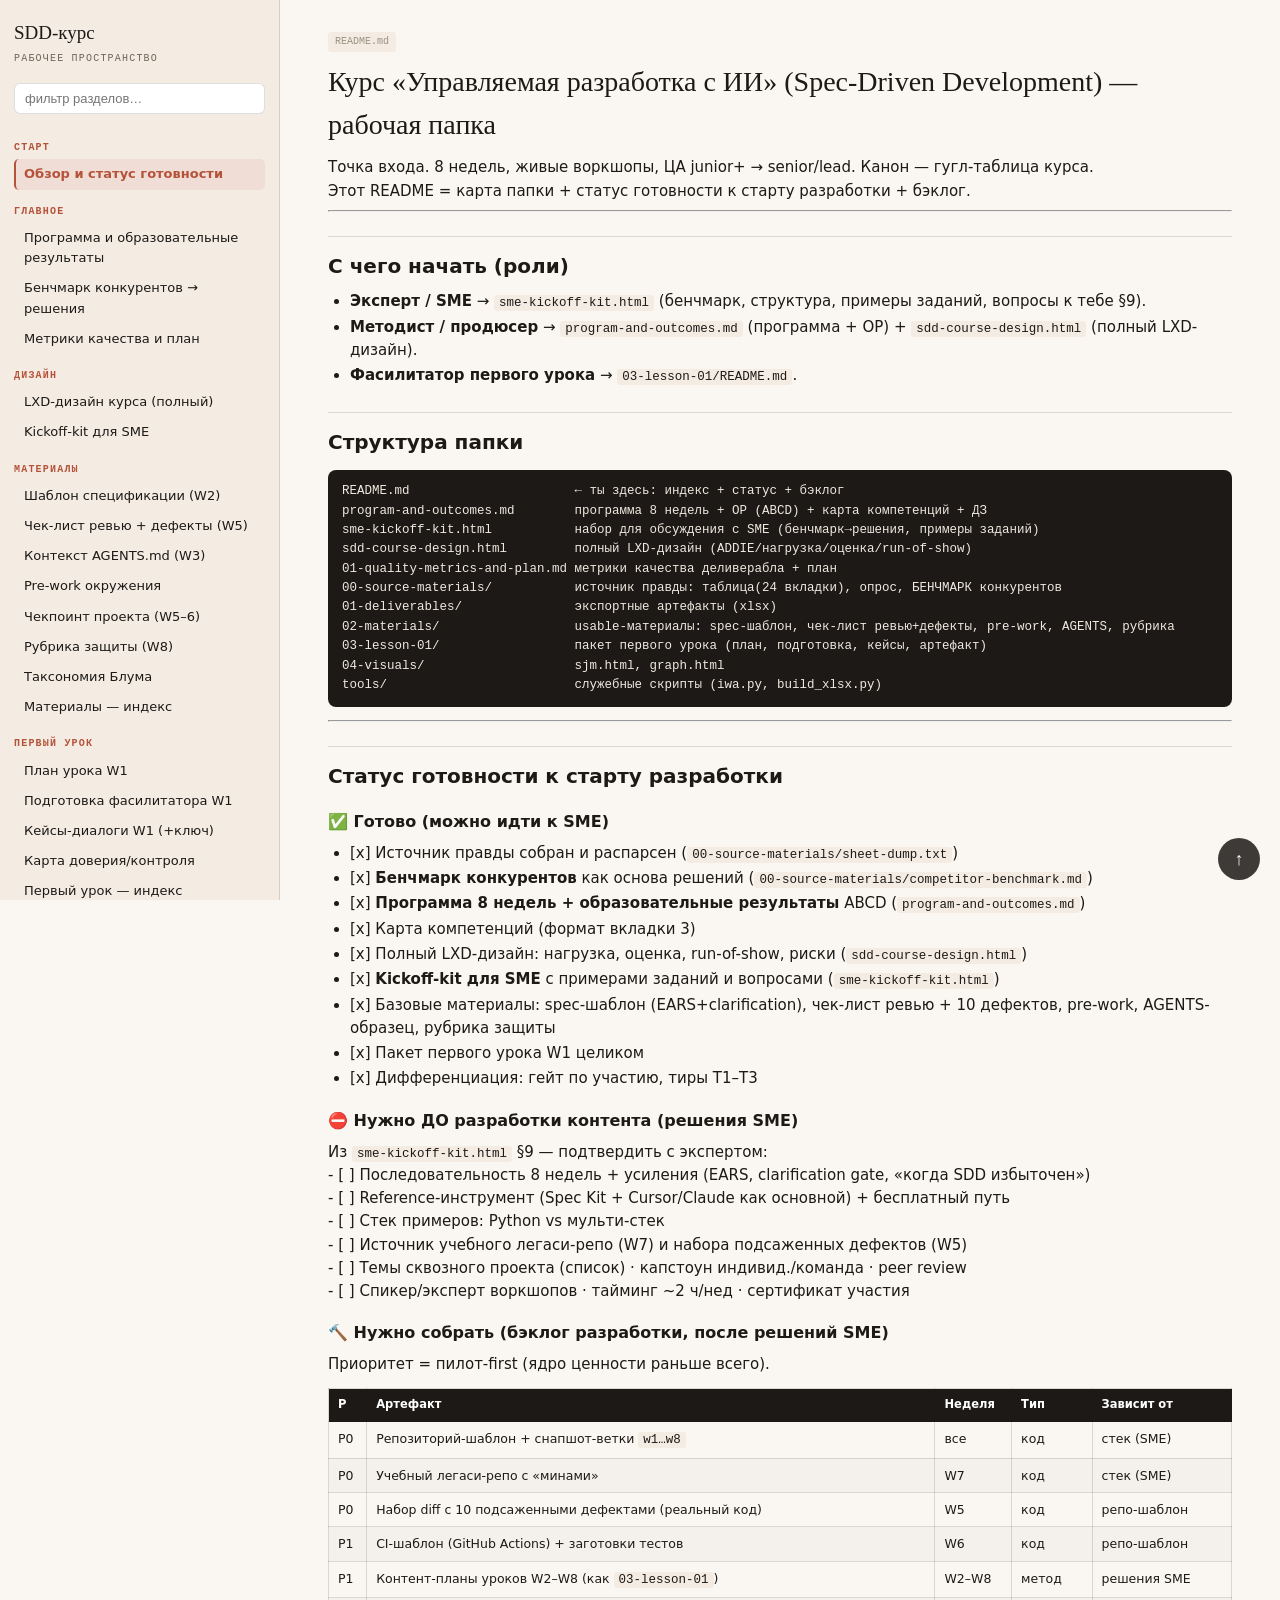
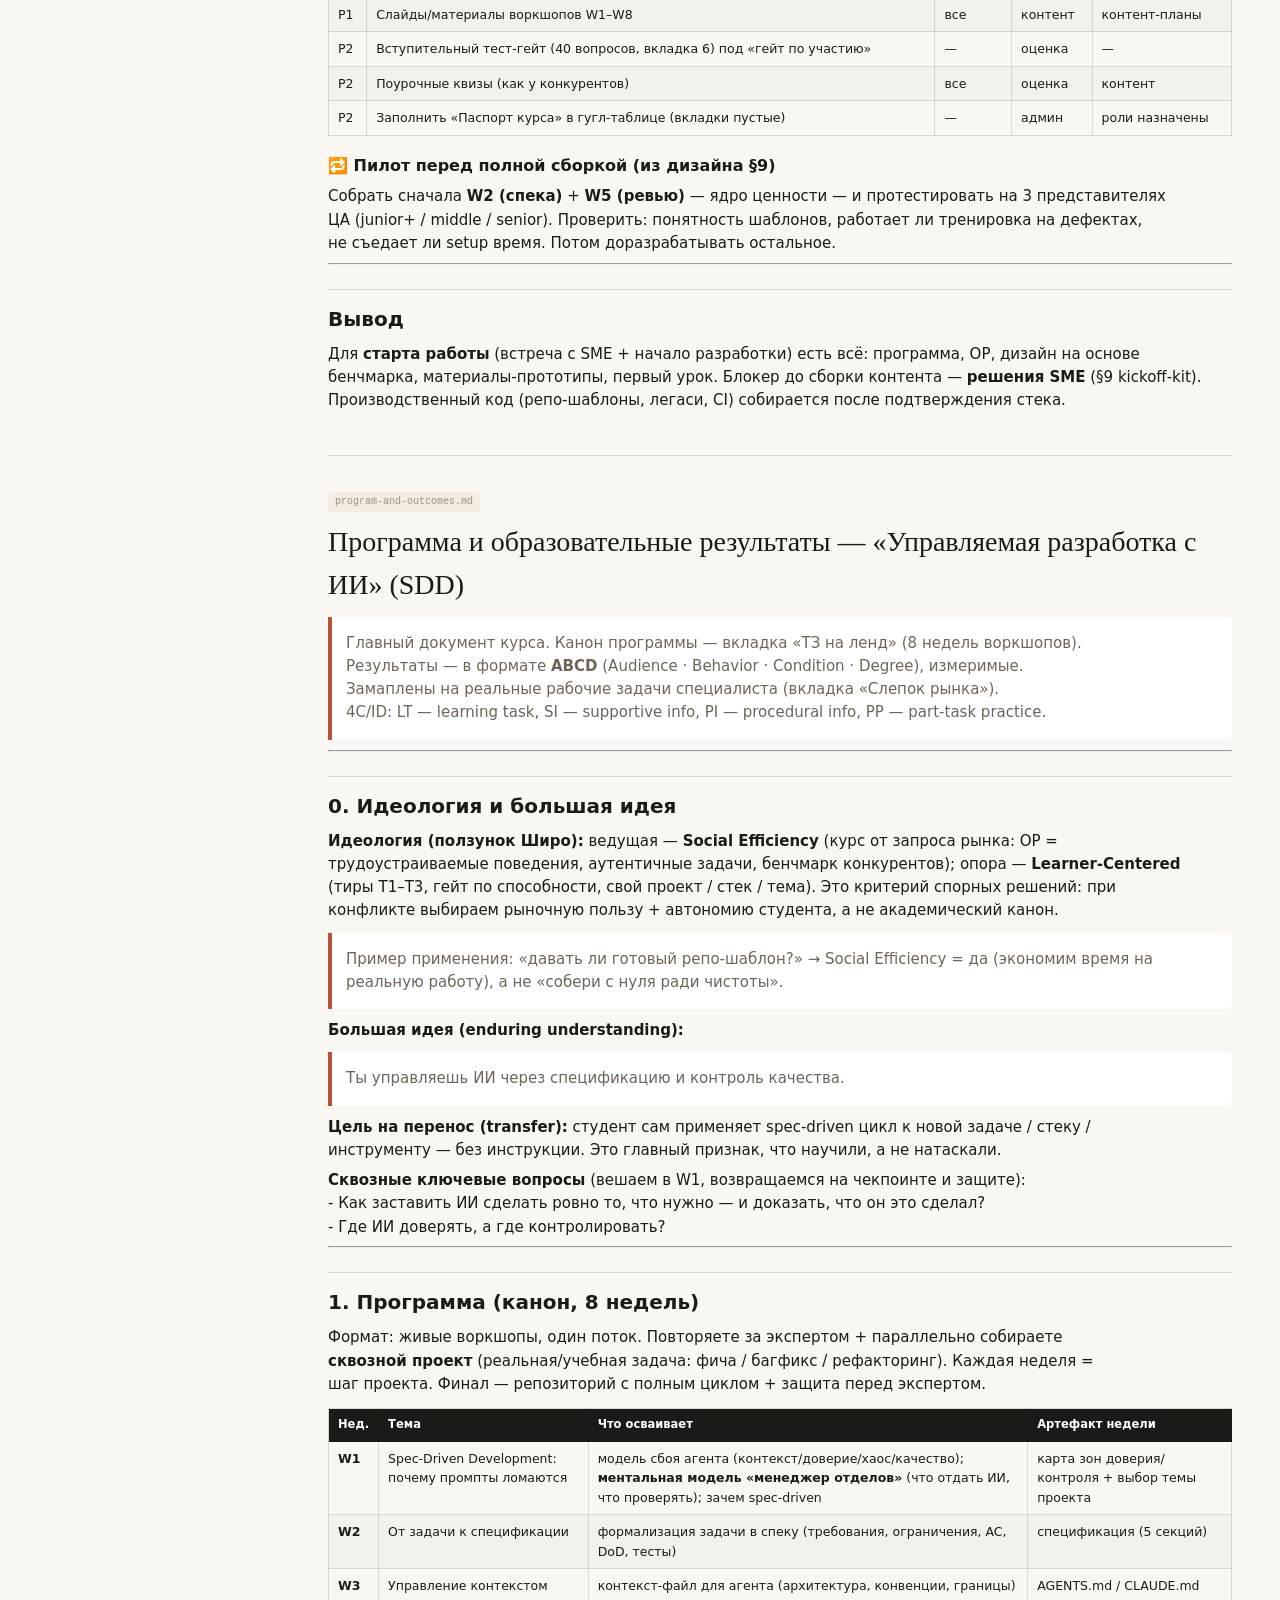
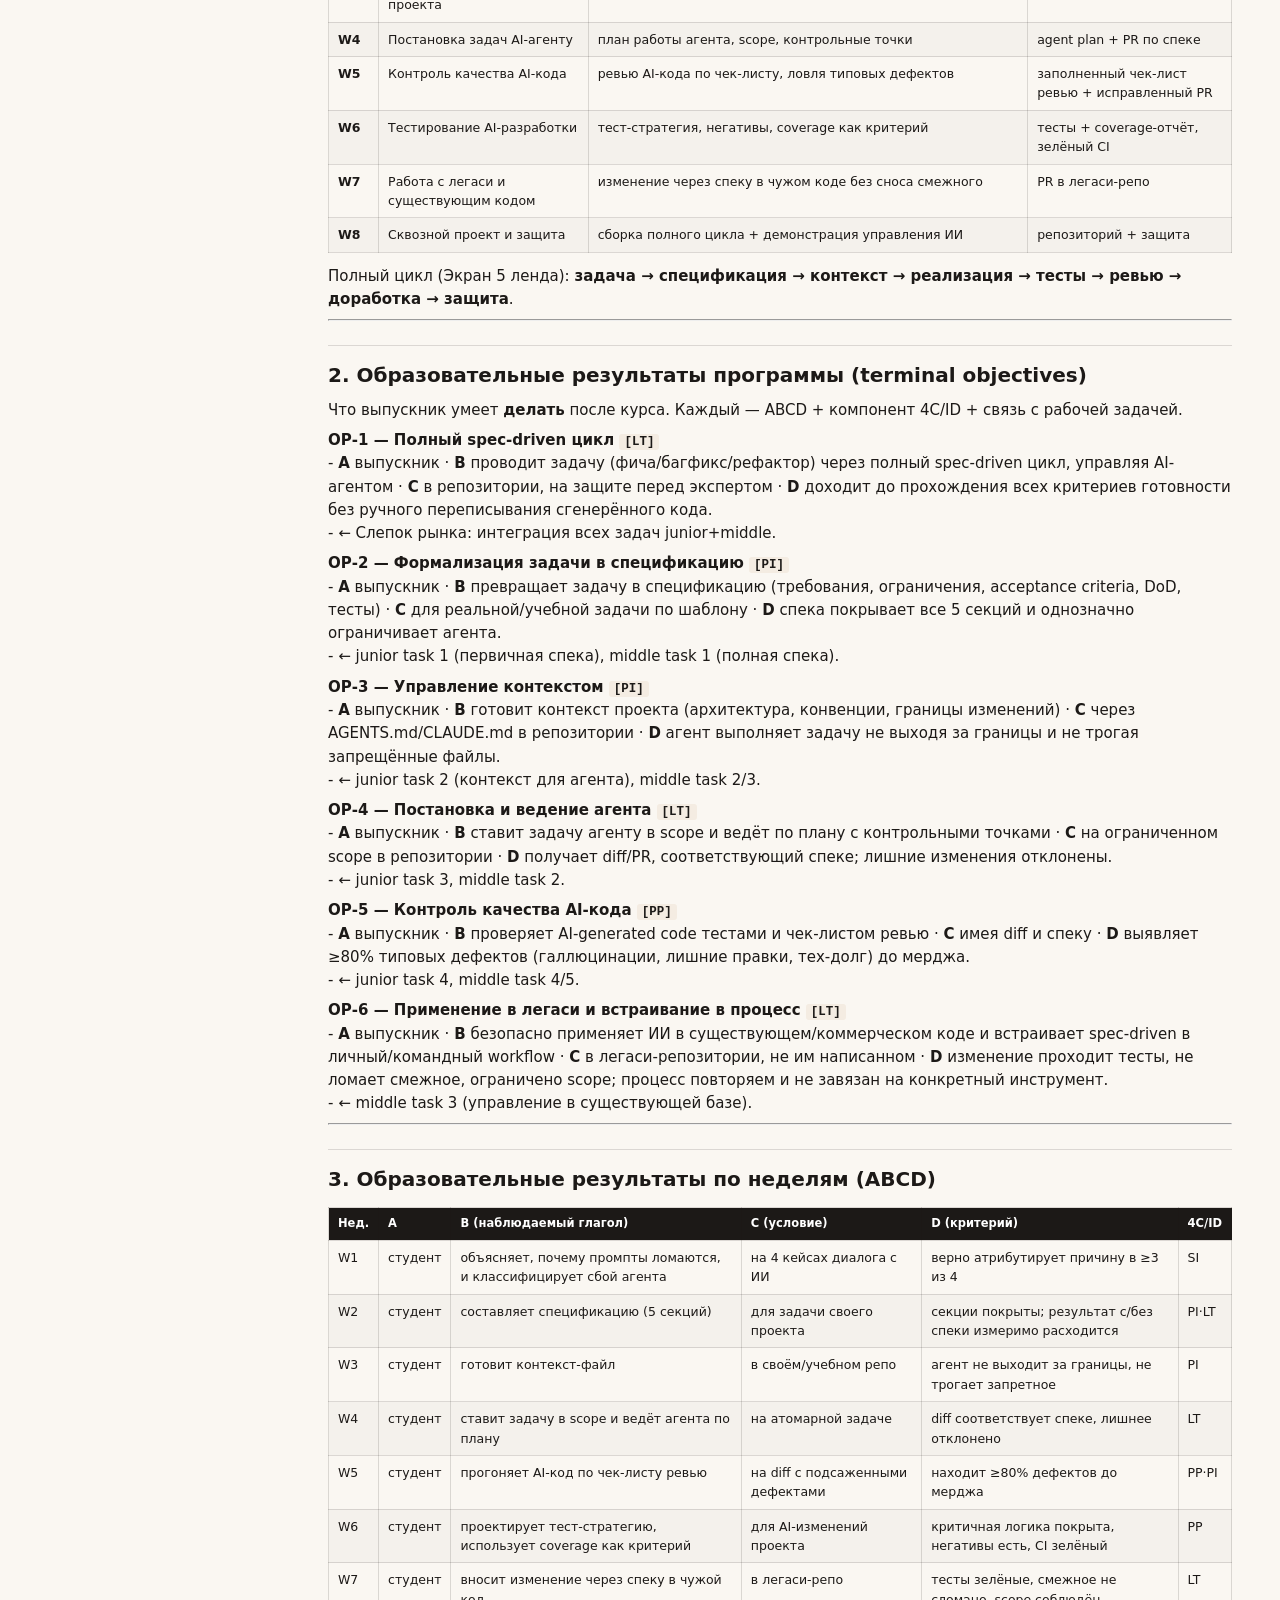
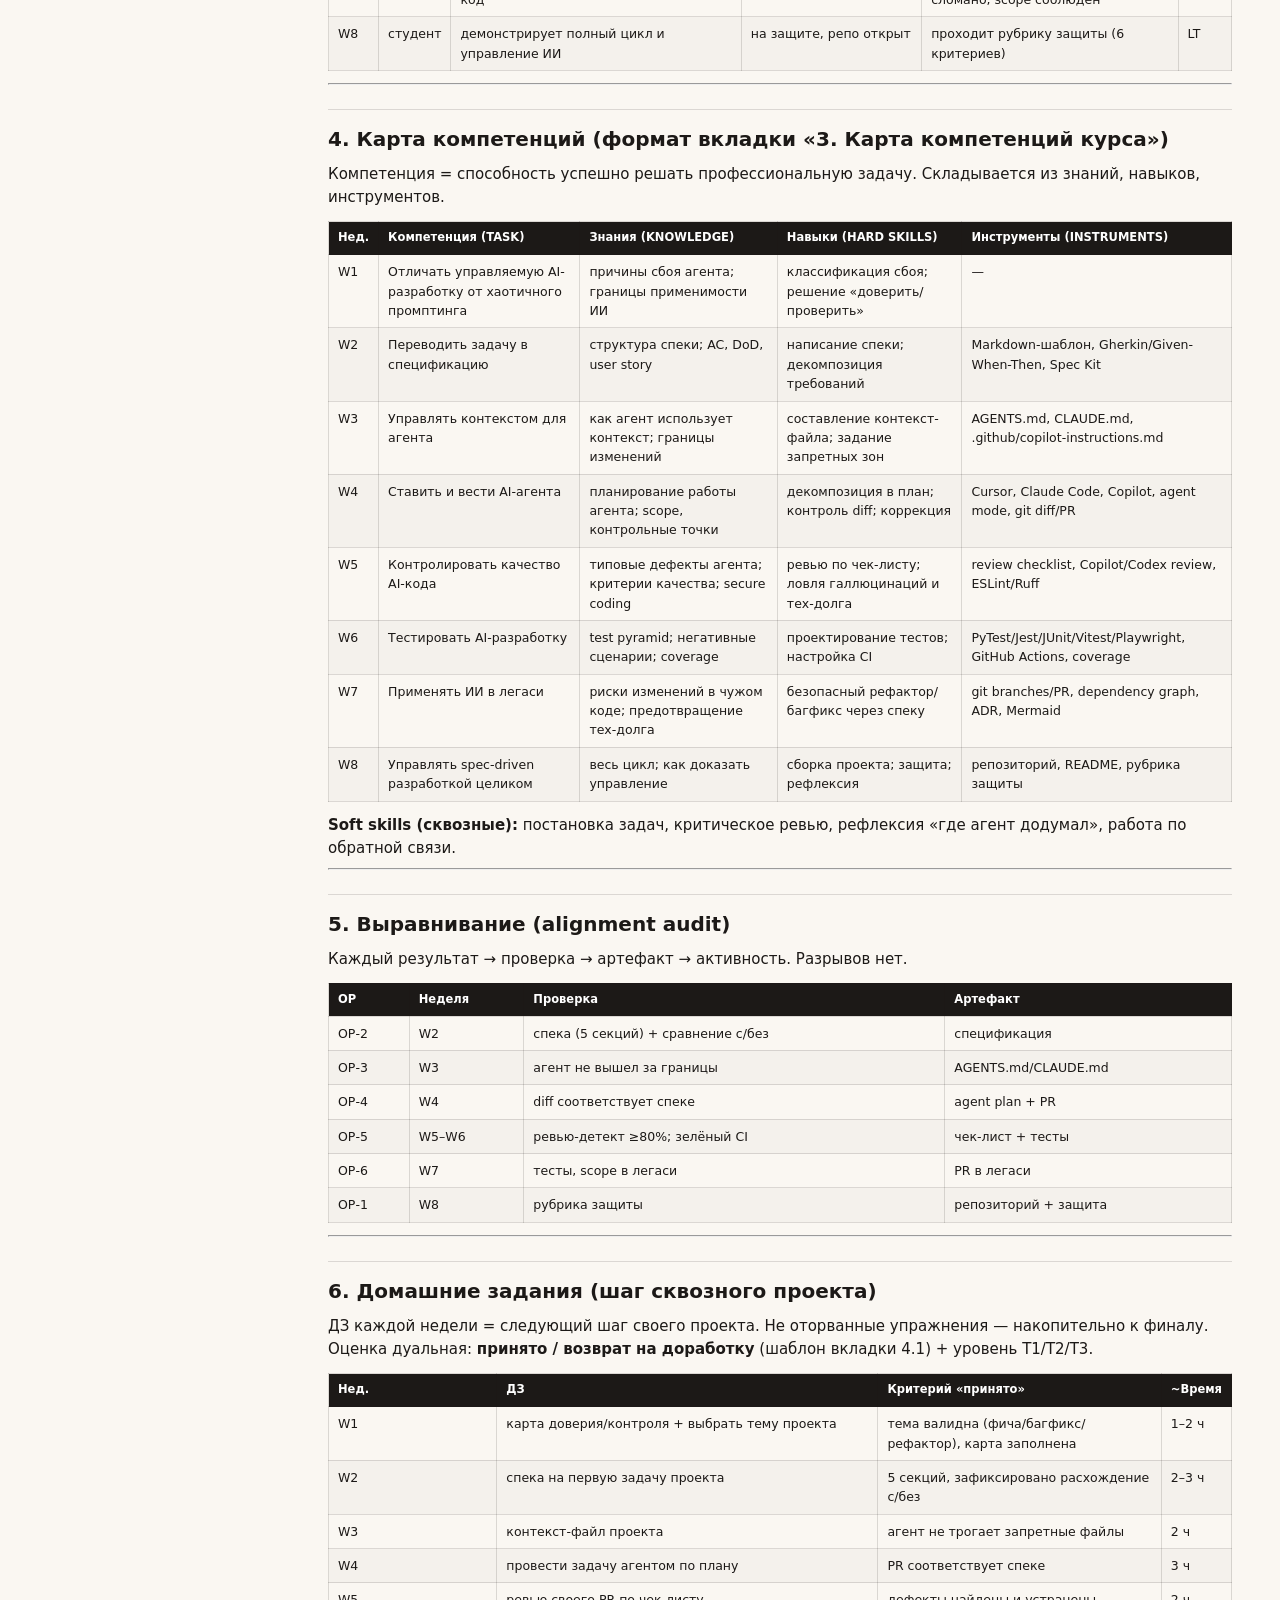
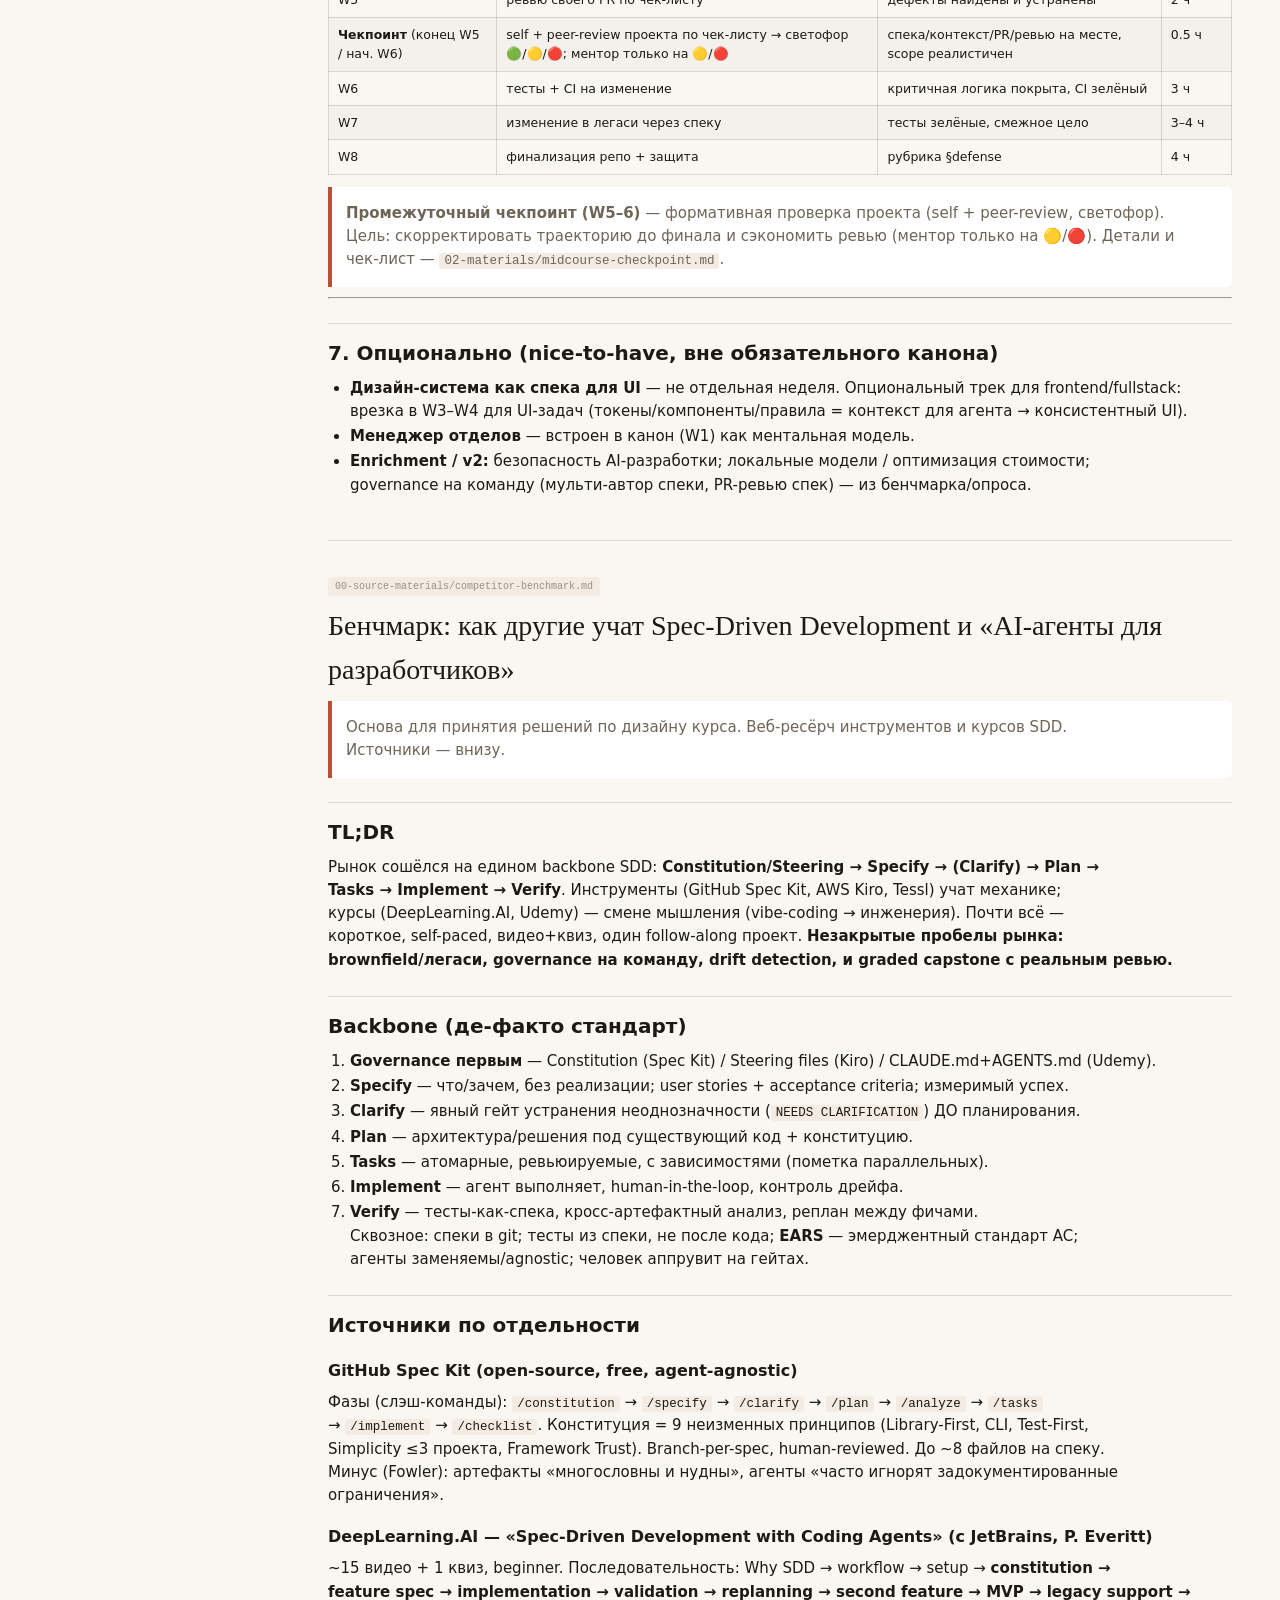
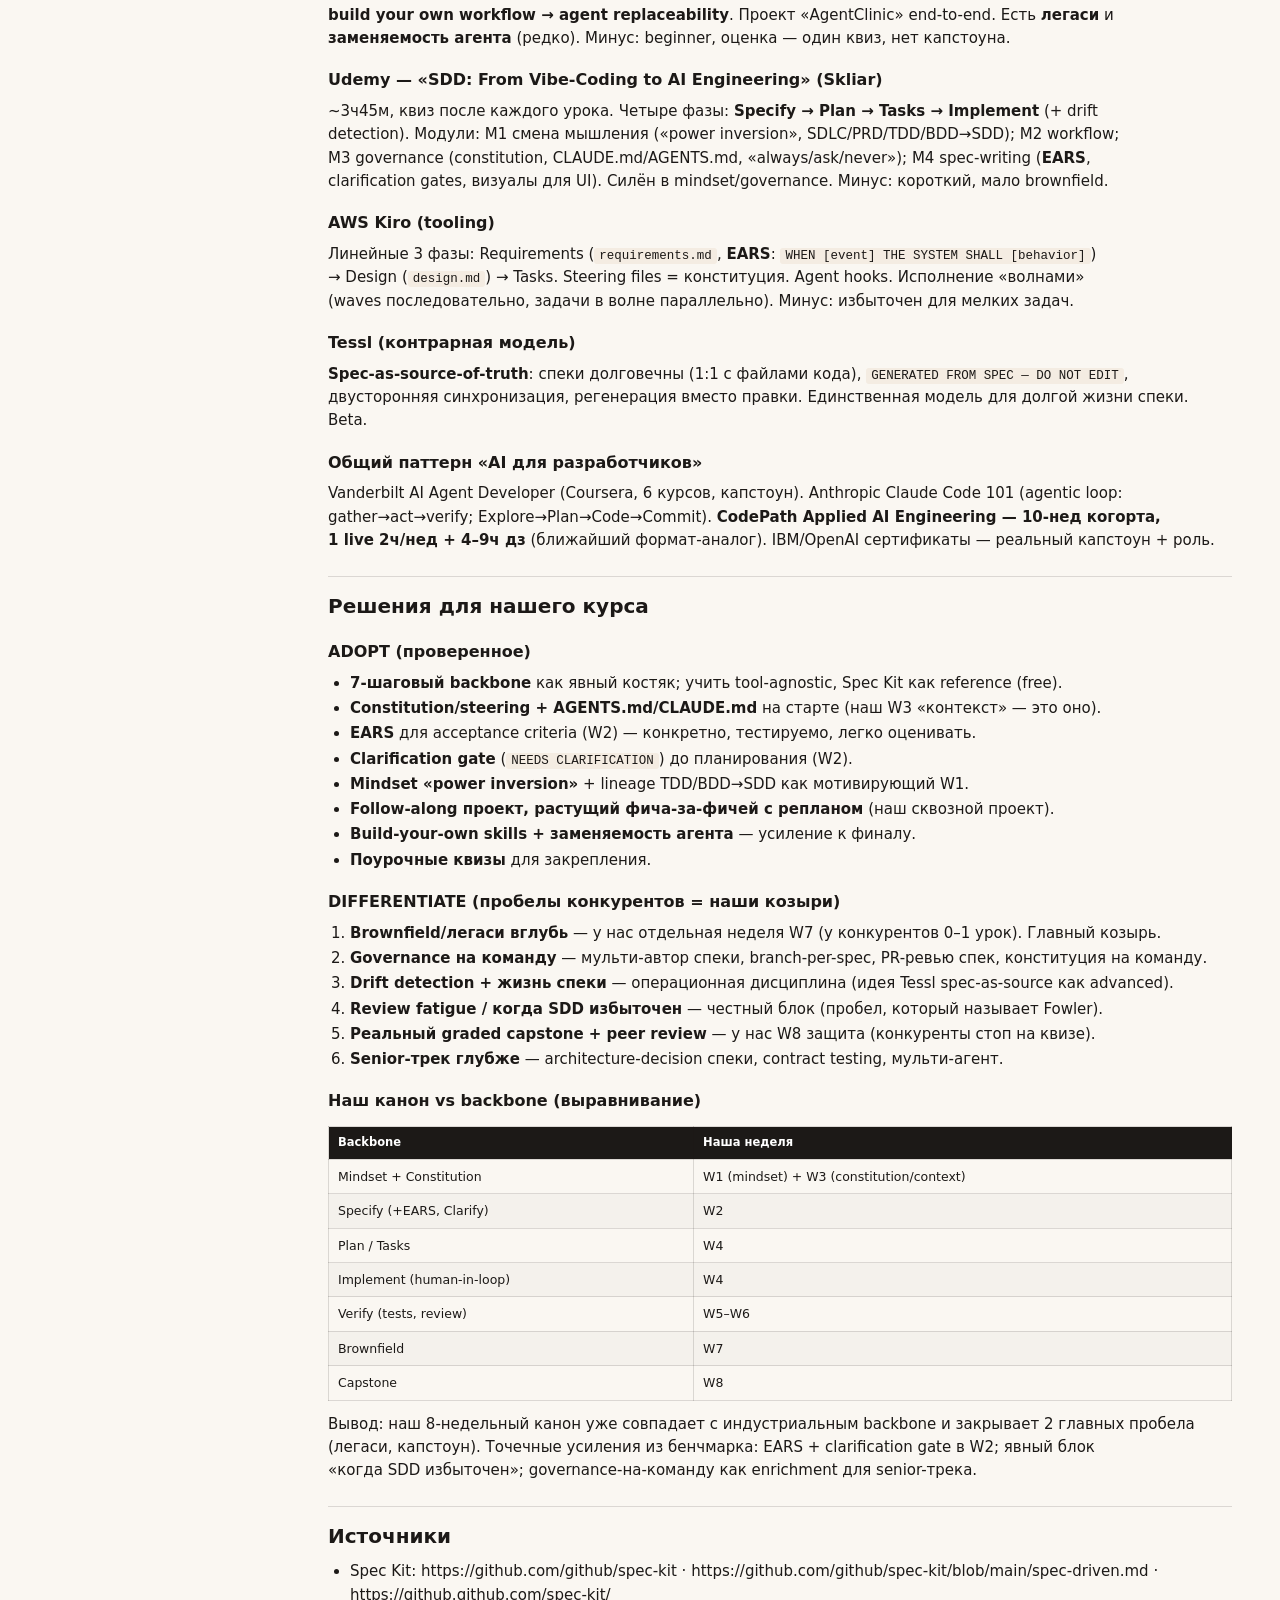
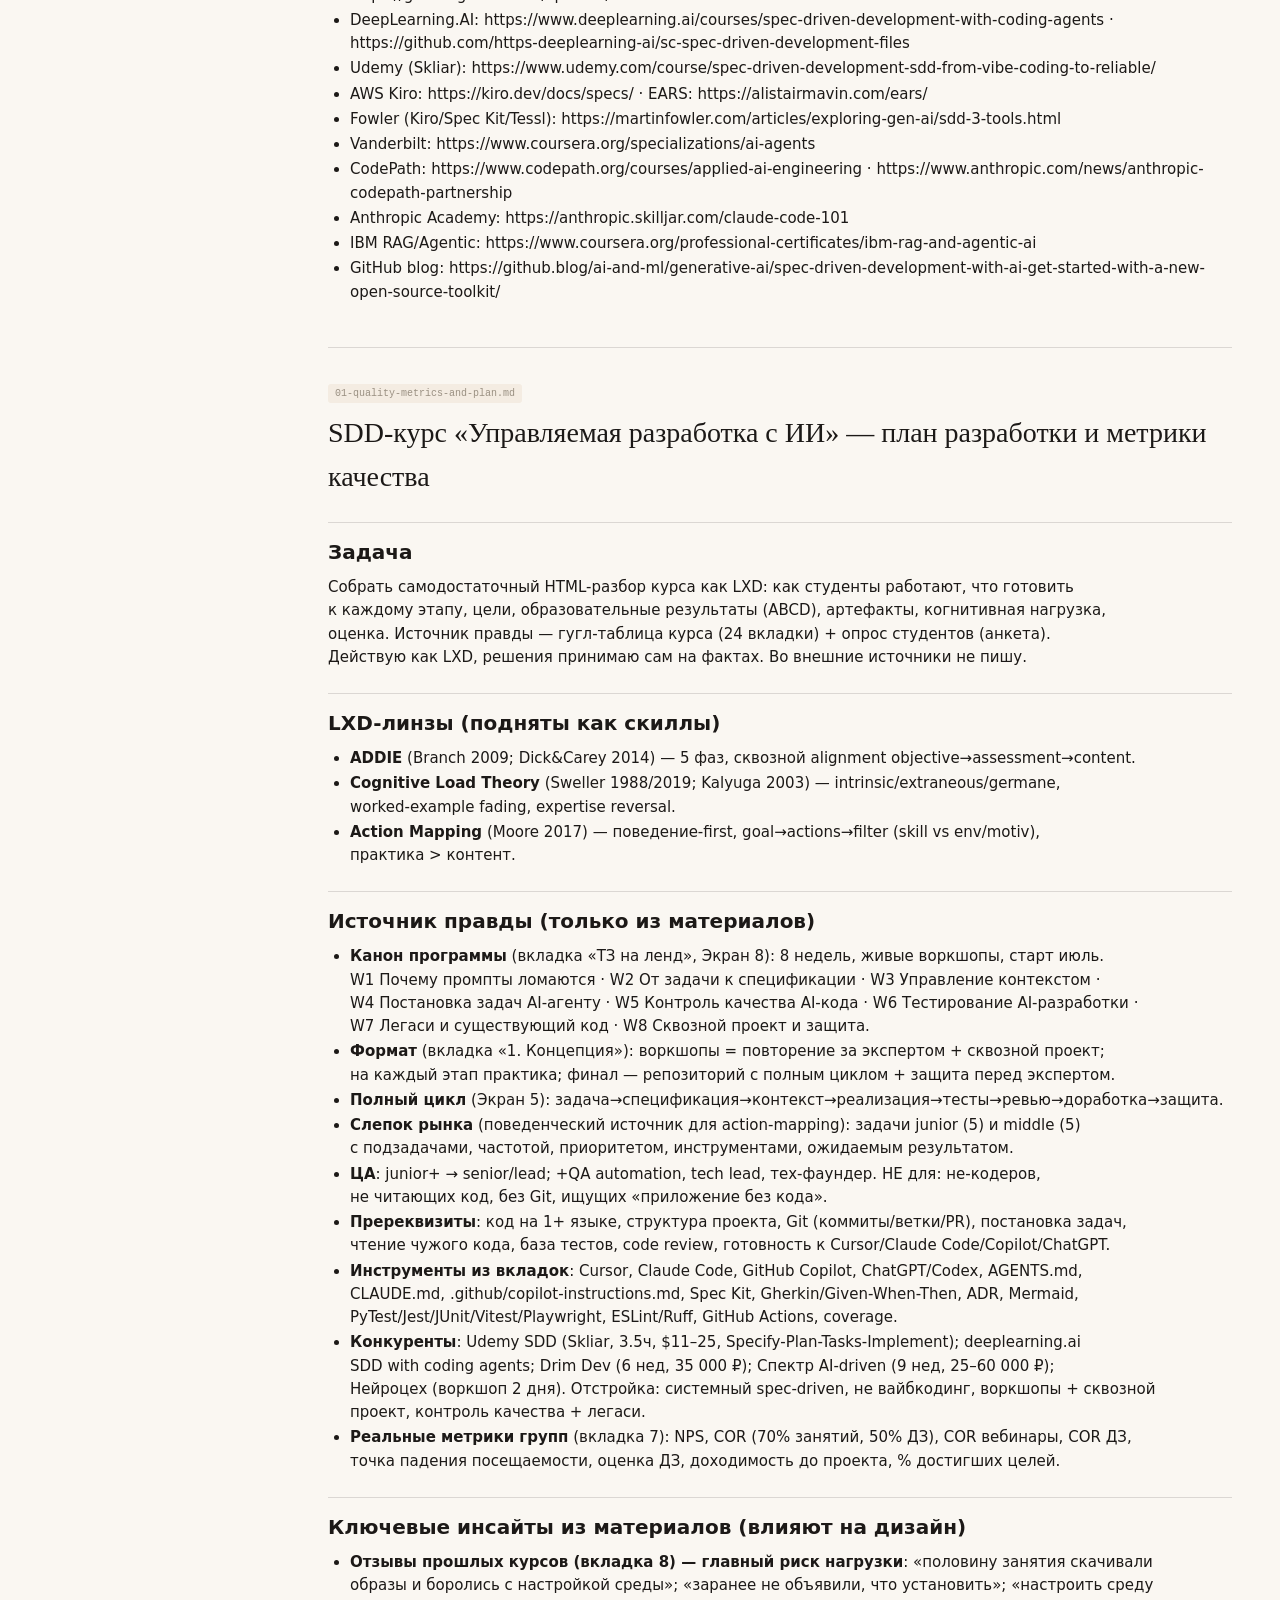
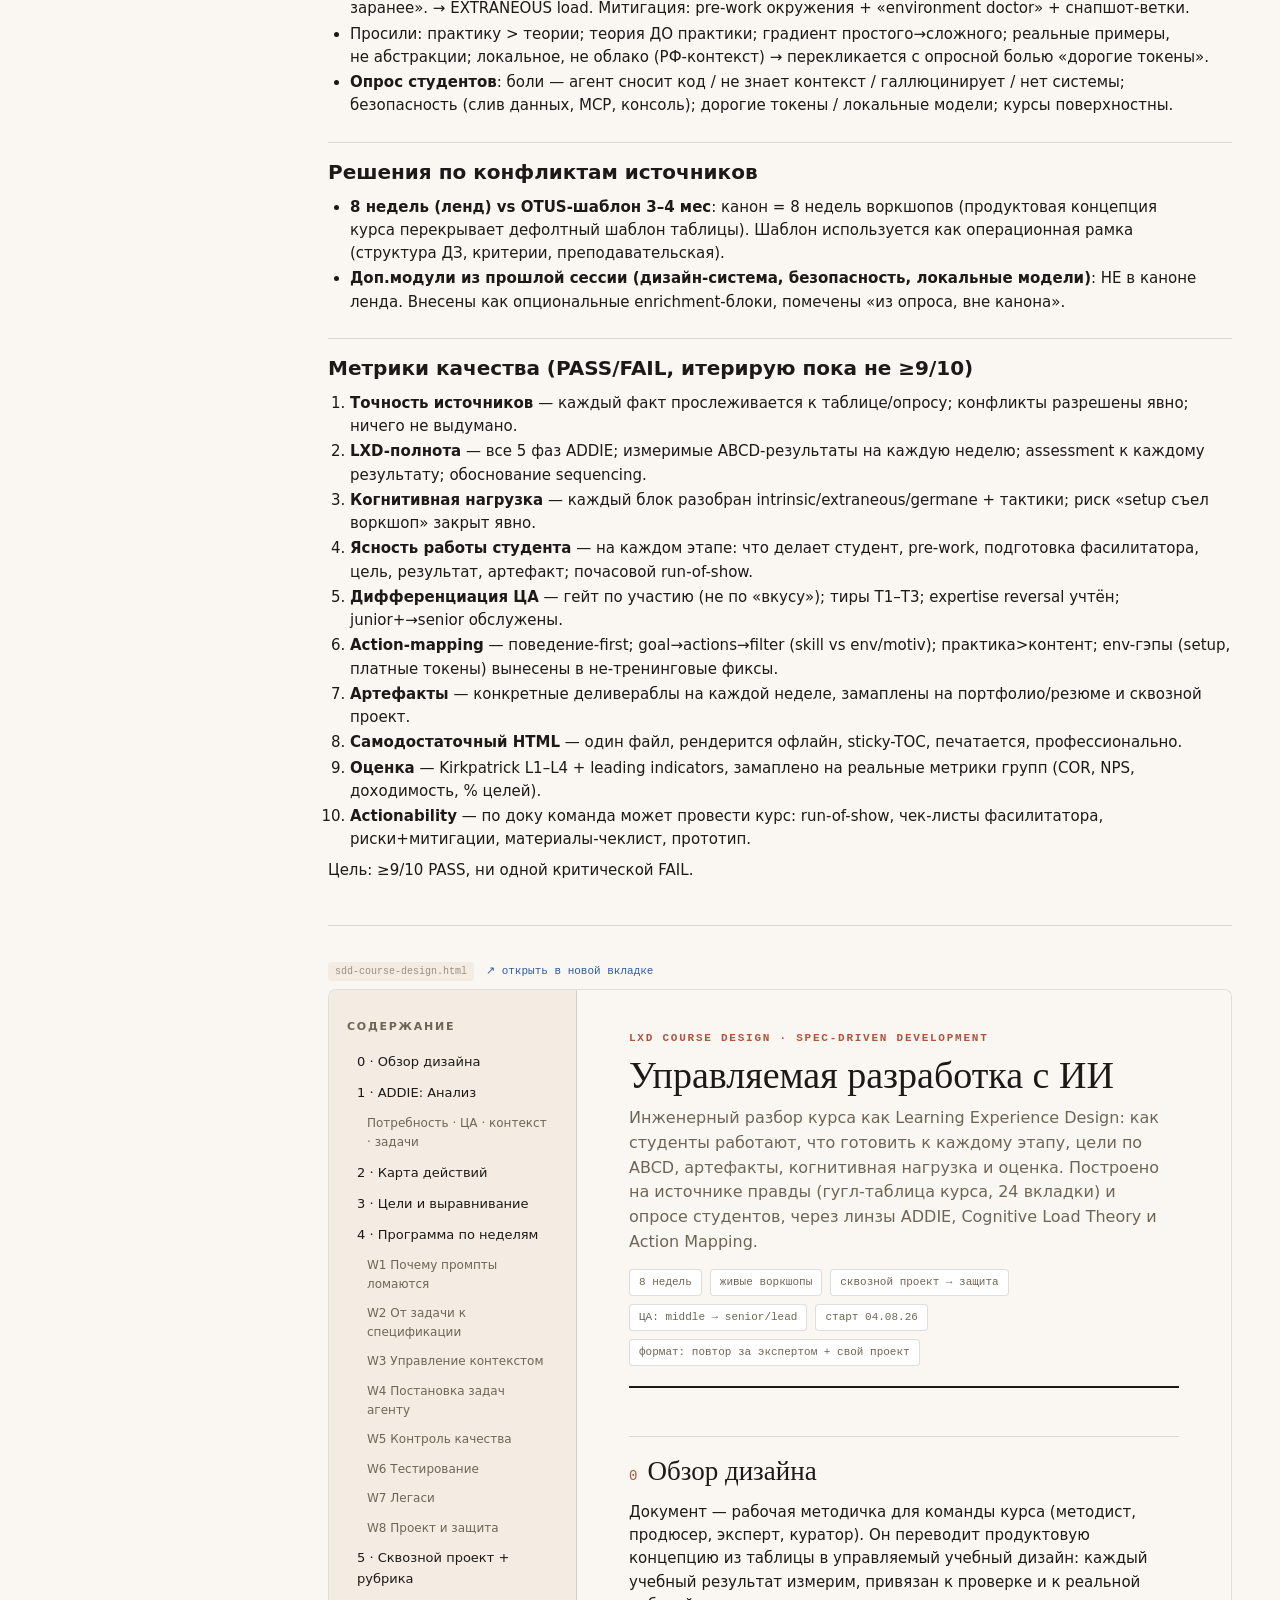
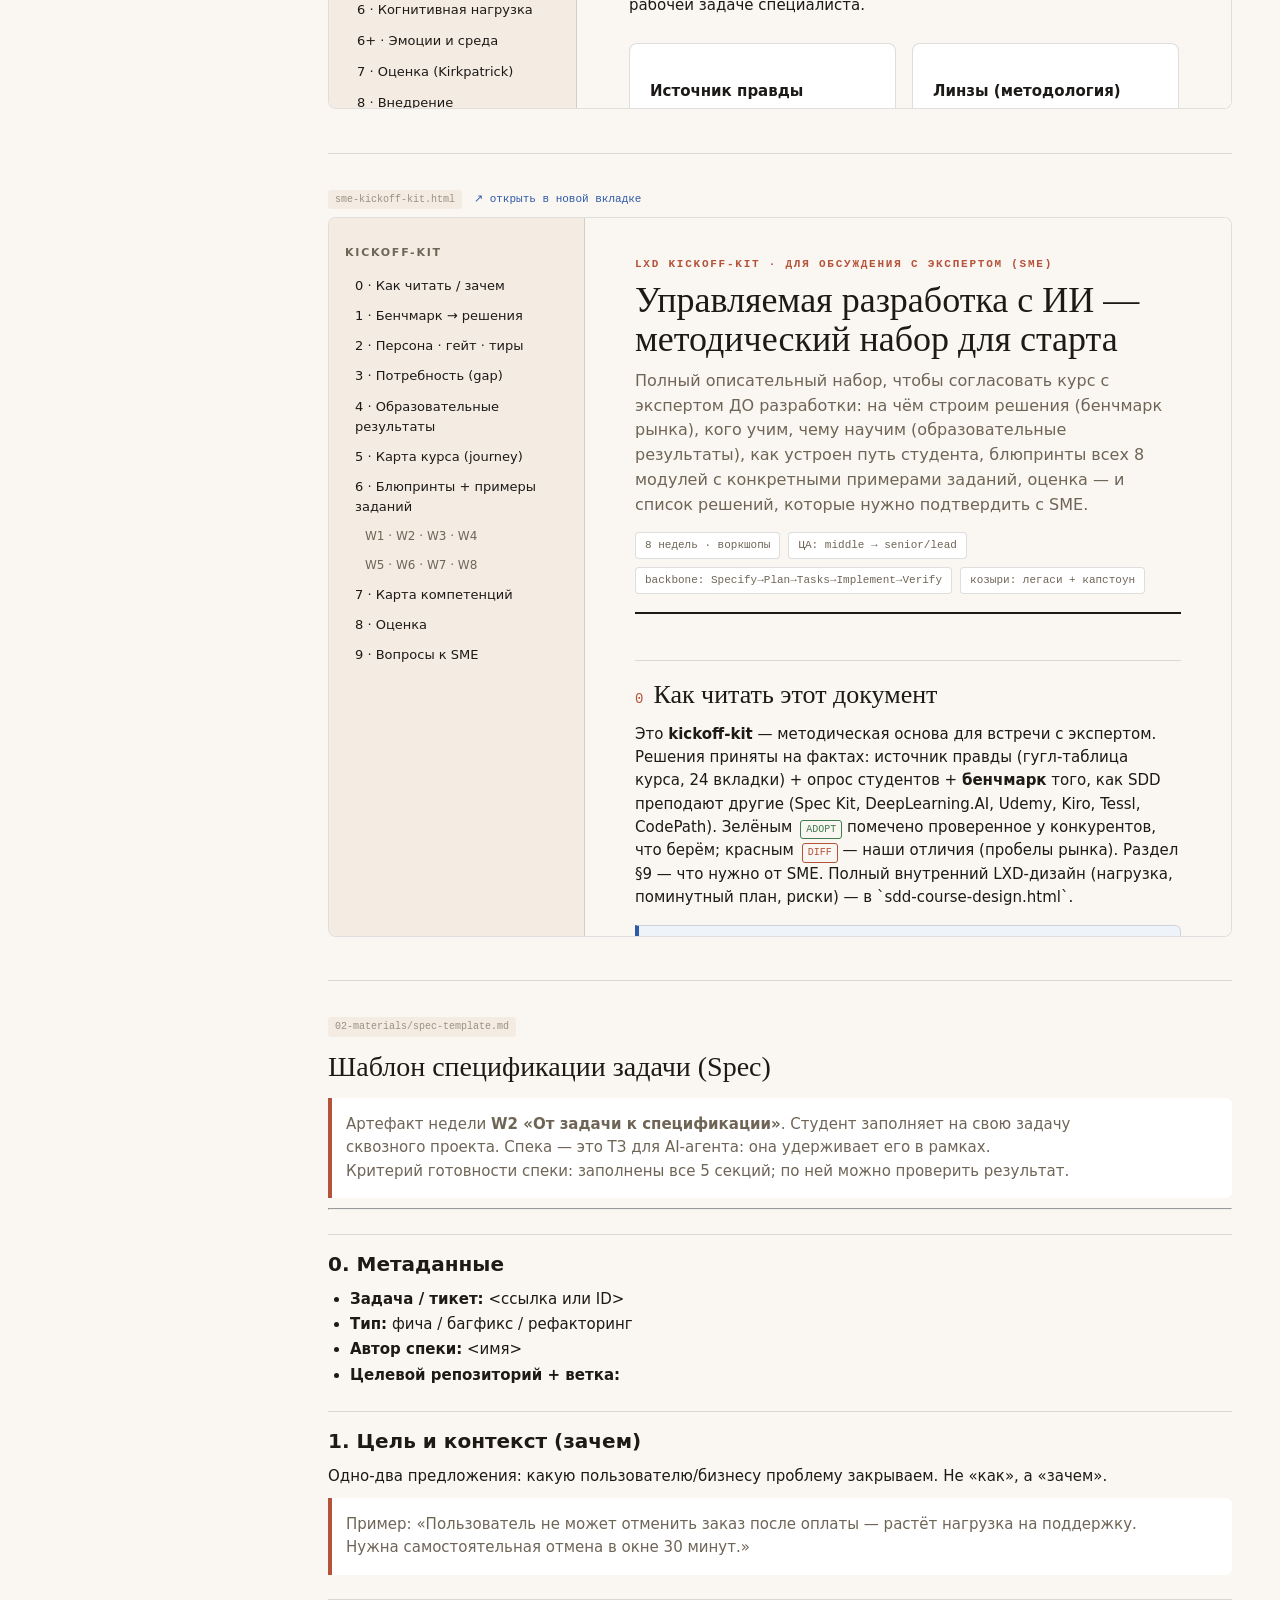
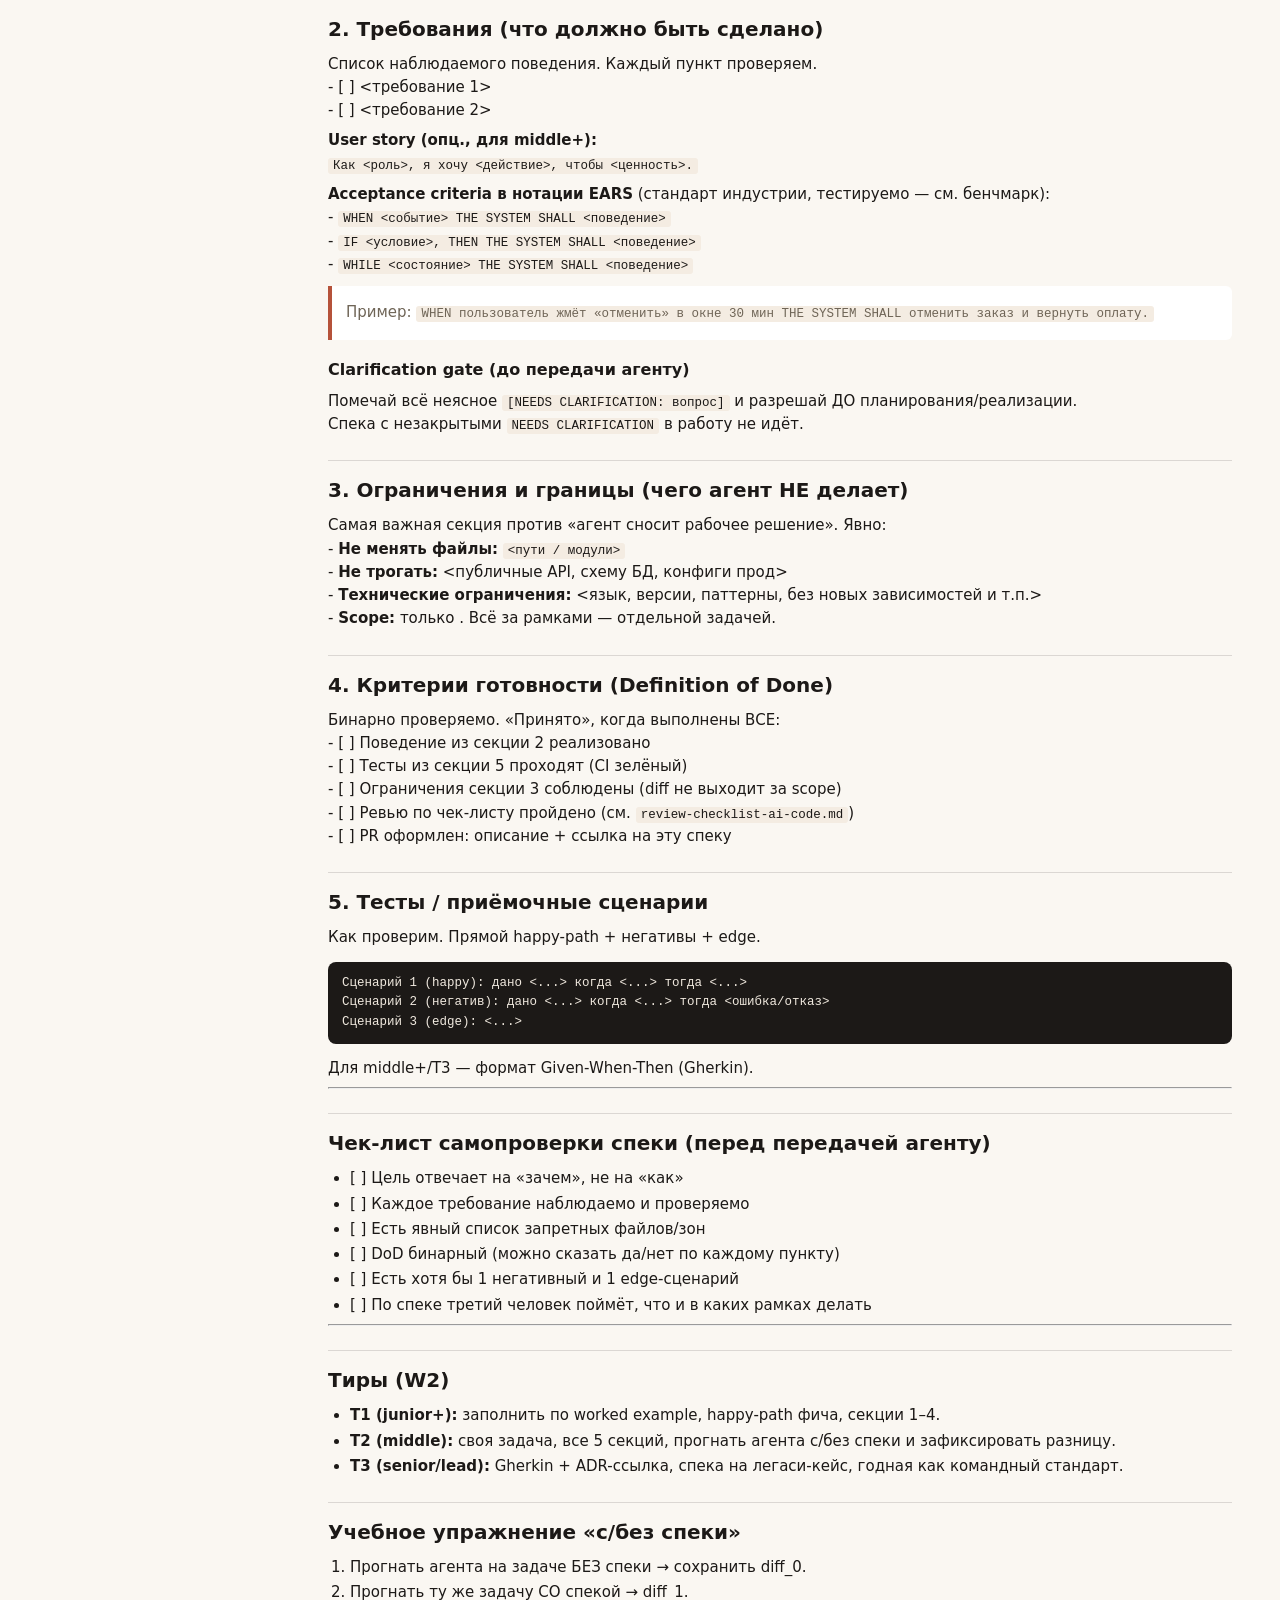
<file: index.html>
<!DOCTYPE html>
<html lang="ru"><head><meta charset="UTF-8">
<meta name="viewport" content="width=device-width, initial-scale=1.0">
<title>SDD-курс — рабочее пространство</title>
<style>
:root{--paper:#faf7f2;--paper2:#fff;--ink:#1c1917;--muted:#6f6557;--soft:#9a9082;
--rule:rgba(28,25,23,0.14);--accent:#b5523a;--tint:#f0ddd6;--band:#f4ece2;--link:#2e5aa8;}
*{box-sizing:border-box;}html{scroll-behavior:smooth;}
body{margin:0;background:var(--paper);color:var(--ink);font-family:-apple-system,"Segoe UI",Roboto,system-ui,sans-serif;font-size:15px;line-height:1.55;}
.wrap{display:grid;grid-template-columns:280px 1fr;}
nav{position:sticky;top:0;height:100vh;overflow-y:auto;padding:18px 14px;border-right:1px solid var(--rule);background:var(--band);}
.brand{font-family:Georgia,serif;font-size:19px;margin:0 0 4px;}
.brand small{display:block;font-family:ui-monospace,monospace;font-size:10px;letter-spacing:0.12em;text-transform:uppercase;color:var(--muted);margin-top:4px;}
#flt{width:100%;margin:12px 0;padding:7px 10px;border:1px solid var(--rule);border-radius:6px;font-size:13px;background:var(--paper2);}
.nav-grp{font-family:ui-monospace,monospace;font-size:10px;letter-spacing:0.12em;text-transform:uppercase;color:var(--accent);margin:14px 0 4px;font-weight:700;}
nav a{display:block;color:var(--ink);text-decoration:none;font-size:13px;padding:5px 8px;border-radius:5px;border-left:2px solid transparent;}
nav a:hover{background:rgba(181,82,58,0.08);color:var(--accent);}
nav a.active{background:var(--tint);border-left-color:var(--accent);color:var(--accent);font-weight:600;}
main{padding:32px 48px 90px;min-width:0;}
.doc{border-bottom:1px solid var(--rule);padding-bottom:36px;margin-bottom:36px;}
.doc-head{display:flex;gap:12px;align-items:center;margin-bottom:8px;}
.doc-tag{font-family:ui-monospace,monospace;font-size:10px;color:var(--soft);background:var(--band);padding:2px 7px;border-radius:3px;}
.open{font-family:ui-monospace,monospace;font-size:11px;color:var(--link);text-decoration:none;}
.doc h1{font-family:Georgia,serif;font-weight:400;font-size:28px;margin:6px 0 10px;}
.doc h2{font-size:20px;margin:24px 0 8px;border-top:1px solid var(--rule);padding-top:14px;}
.doc h3{font-size:16px;margin:18px 0 6px;}
.doc h4{font-size:14px;margin:14px 0 4px;}
.doc p{margin:7px 0;}.doc ul,.doc ol{padding-left:22px;margin:7px 0;}.doc li{margin:2px 0;}
code{font-family:ui-monospace,monospace;font-size:12.5px;background:var(--band);padding:1px 5px;border-radius:3px;}
pre{background:var(--ink);color:#f0e9df;padding:12px 14px;border-radius:8px;overflow-x:auto;font-size:12.5px;}
pre code{background:none;color:inherit;padding:0;}
table{border-collapse:collapse;width:100%;margin:12px 0;font-size:12.5px;}
th,td{border:1px solid var(--rule);padding:7px 9px;text-align:left;vertical-align:top;}
th{background:var(--ink);color:#fff;font-size:11.5px;}
tbody tr:nth-child(even){background:rgba(28,25,23,0.025);}
blockquote{margin:10px 0;padding:8px 14px;border-left:4px solid var(--accent);background:var(--paper2);border-radius:0 6px 6px 0;color:var(--muted);}
iframe{width:100%;height:80vh;border:1px solid var(--rule);border-radius:8px;background:#fff;}
.top{position:fixed;right:20px;bottom:20px;background:var(--ink);color:#fff;border:none;border-radius:50%;width:42px;height:42px;font-size:18px;cursor:pointer;opacity:.85;}
@media print{.wrap{grid-template-columns:1fr;}nav,.top{display:none;}main{padding:0;}iframe{height:auto;min-height:400px;}}
@media(max-width:900px){.wrap{grid-template-columns:1fr;}nav{position:static;height:auto;}main{padding:20px;}}
</style></head>
<body>
<div class="wrap">
<nav>
  <div class="brand">SDD-курс<small>рабочее пространство</small></div>
  <input id="flt" type="text" placeholder="фильтр разделов…">
  <div class="nav-grp">Старт</div>
<a href="#sec0" data-t="обзор и статус готовности">Обзор и статус готовности</a>
<div class="nav-grp">Главное</div>
<a href="#sec1" data-t="программа и образовательные результаты">Программа и образовательные результаты</a>
<a href="#sec2" data-t="бенчмарк конкурентов → решения">Бенчмарк конкурентов → решения</a>
<a href="#sec3" data-t="метрики качества и план">Метрики качества и план</a>
<div class="nav-grp">Дизайн</div>
<a href="#sec4" data-t="lxd-дизайн курса (полный)">LXD-дизайн курса (полный)</a>
<a href="#sec5" data-t="kickoff-kit для sme">Kickoff-kit для SME</a>
<div class="nav-grp">Материалы</div>
<a href="#sec6" data-t="шаблон спецификации (w2)">Шаблон спецификации (W2)</a>
<a href="#sec7" data-t="чек-лист ревью + дефекты (w5)">Чек-лист ревью + дефекты (W5)</a>
<a href="#sec8" data-t="контекст agents.md (w3)">Контекст AGENTS.md (W3)</a>
<a href="#sec9" data-t="pre-work окружения">Pre-work окружения</a>
<a href="#sec10" data-t="чекпоинт проекта (w5–6)">Чекпоинт проекта (W5–6)</a>
<a href="#sec11" data-t="рубрика защиты (w8)">Рубрика защиты (W8)</a>
<a href="#sec12" data-t="таксономия блума">Таксономия Блума</a>
<a href="#sec13" data-t="материалы — индекс">Материалы — индекс</a>
<div class="nav-grp">Первый урок</div>
<a href="#sec14" data-t="план урока w1">План урока W1</a>
<a href="#sec15" data-t="подготовка фасилитатора w1">Подготовка фасилитатора W1</a>
<a href="#sec16" data-t="кейсы-диалоги w1 (+ключ)">Кейсы-диалоги W1 (+ключ)</a>
<a href="#sec17" data-t="карта доверия/контроля">Карта доверия/контроля</a>
<a href="#sec18" data-t="первый урок — индекс">Первый урок — индекс</a>
<div class="nav-grp">Визуалы</div>
<a href="#sec19" data-t="sjm (карта пути)">SJM (карта пути)</a>
<a href="#sec20" data-t="граф модули→ор">Граф модули→ОР</a>
</nav>
<main>
<section id="sec0" class="doc"><div class="doc-head"><span class="doc-tag">README.md</span></div><h1>Курс «Управляемая разработка с ИИ» (Spec-Driven Development) — рабочая папка</h1>
<p>Точка входа. 8 недель, живые воркшопы, ЦА junior+ → senior/lead. Канон — гугл-таблица курса.<br />
Этот README = карта папки + статус готовности к старту разработки + бэклог.</p>
<hr />
<h2>С чего начать (роли)</h2>
<ul>
<li><strong>Эксперт / SME</strong> → <code>sme-kickoff-kit.html</code> (бенчмарк, структура, примеры заданий, вопросы к тебе §9).</li>
<li><strong>Методист / продюсер</strong> → <code>program-and-outcomes.md</code> (программа + ОР) + <code>sdd-course-design.html</code> (полный LXD-дизайн).</li>
<li><strong>Фасилитатор первого урока</strong> → <code>03-lesson-01/README.md</code>.</li>
</ul>
<h2>Структура папки</h2>
<pre><code>README.md                      ← ты здесь: индекс + статус + бэклог
program-and-outcomes.md        программа 8 недель + ОР (ABCD) + карта компетенций + ДЗ
sme-kickoff-kit.html           набор для обсуждения с SME (бенчмарк→решения, примеры заданий)
sdd-course-design.html         полный LXD-дизайн (ADDIE/нагрузка/оценка/run-of-show)
01-quality-metrics-and-plan.md метрики качества деливерабла + план
00-source-materials/           источник правды: таблица(24 вкладки), опрос, БЕНЧМАРК конкурентов
01-deliverables/               экспортные артефакты (xlsx)
02-materials/                  usable-материалы: spec-шаблон, чек-лист ревью+дефекты, pre-work, AGENTS, рубрика
03-lesson-01/                  пакет первого урока (план, подготовка, кейсы, артефакт)
04-visuals/                    sjm.html, graph.html
tools/                         служебные скрипты (iwa.py, build_xlsx.py)
</code></pre>
<hr />
<h2>Статус готовности к старту разработки</h2>
<h3>✅ Готово (можно идти к SME)</h3>
<ul>
<li>[x] Источник правды собран и распарсен (<code>00-source-materials/sheet-dump.txt</code>)</li>
<li>[x] <strong>Бенчмарк конкурентов</strong> как основа решений (<code>00-source-materials/competitor-benchmark.md</code>)</li>
<li>[x] <strong>Программа 8 недель + образовательные результаты</strong> ABCD (<code>program-and-outcomes.md</code>)</li>
<li>[x] Карта компетенций (формат вкладки 3)</li>
<li>[x] Полный LXD-дизайн: нагрузка, оценка, run-of-show, риски (<code>sdd-course-design.html</code>)</li>
<li>[x] <strong>Kickoff-kit для SME</strong> с примерами заданий и вопросами (<code>sme-kickoff-kit.html</code>)</li>
<li>[x] Базовые материалы: spec-шаблон (EARS+clarification), чек-лист ревью + 10 дефектов, pre-work, AGENTS-образец, рубрика защиты</li>
<li>[x] Пакет первого урока W1 целиком</li>
<li>[x] Дифференциация: гейт по участию, тиры T1–T3</li>
</ul>
<h3>⛔ Нужно ДО разработки контента (решения SME)</h3>
<p>Из <code>sme-kickoff-kit.html</code> §9 — подтвердить с экспертом:<br />
- [ ] Последовательность 8 недель + усиления (EARS, clarification gate, «когда SDD избыточен»)<br />
- [ ] Reference-инструмент (Spec Kit + Cursor/Claude как основной) + бесплатный путь<br />
- [ ] Стек примеров: Python vs мульти-стек<br />
- [ ] Источник учебного легаси-репо (W7) и набора подсаженных дефектов (W5)<br />
- [ ] Темы сквозного проекта (список) · капстоун индивид./команда · peer review<br />
- [ ] Спикер/эксперт воркшопов · тайминг ~2 ч/нед · сертификат участия</p>
<h3>🔨 Нужно собрать (бэклог разработки, после решений SME)</h3>
<p>Приоритет = пилот-first (ядро ценности раньше всего).</p>
<table>
<thead>
<tr>
<th>P</th>
<th>Артефакт</th>
<th>Неделя</th>
<th>Тип</th>
<th>Зависит от</th>
</tr>
</thead>
<tbody>
<tr>
<td>P0</td>
<td>Репозиторий-шаблон + снапшот-ветки <code>w1…w8</code></td>
<td>все</td>
<td>код</td>
<td>стек (SME)</td>
</tr>
<tr>
<td>P0</td>
<td>Учебный легаси-репо с «минами»</td>
<td>W7</td>
<td>код</td>
<td>стек (SME)</td>
</tr>
<tr>
<td>P0</td>
<td>Набор diff с 10 подсаженными дефектами (реальный код)</td>
<td>W5</td>
<td>код</td>
<td>репо-шаблон</td>
</tr>
<tr>
<td>P1</td>
<td>CI-шаблон (GitHub Actions) + заготовки тестов</td>
<td>W6</td>
<td>код</td>
<td>репо-шаблон</td>
</tr>
<tr>
<td>P1</td>
<td>Контент-планы уроков W2–W8 (как <code>03-lesson-01</code>)</td>
<td>W2–W8</td>
<td>метод</td>
<td>решения SME</td>
</tr>
<tr>
<td>P1</td>
<td>Слайды/материалы воркшопов W1–W8</td>
<td>все</td>
<td>контент</td>
<td>контент-планы</td>
</tr>
<tr>
<td>P2</td>
<td>Вступительный тест-гейт (40 вопросов, вкладка 6) под «гейт по участию»</td>
<td>—</td>
<td>оценка</td>
<td>—</td>
</tr>
<tr>
<td>P2</td>
<td>Поурочные квизы (как у конкурентов)</td>
<td>все</td>
<td>оценка</td>
<td>контент</td>
</tr>
<tr>
<td>P2</td>
<td>Заполнить «Паспорт курса» в гугл-таблице (вкладки пустые)</td>
<td>—</td>
<td>админ</td>
<td>роли назначены</td>
</tr>
</tbody>
</table>
<h3>🔁 Пилот перед полной сборкой (из дизайна §9)</h3>
<p>Собрать сначала <strong>W2 (спека)</strong> + <strong>W5 (ревью)</strong> — ядро ценности — и протестировать на 3 представителях<br />
ЦА (junior+ / middle / senior). Проверить: понятность шаблонов, работает ли тренировка на дефектах,<br />
не съедает ли setup время. Потом доразрабатывать остальное.</p>
<hr />
<h2>Вывод</h2>
<p>Для <strong>старта работы</strong> (встреча с SME + начало разработки) есть всё: программа, ОР, дизайн на основе<br />
бенчмарка, материалы-прототипы, первый урок. Блокер до сборки контента — <strong>решения SME</strong> (§9 kickoff-kit).<br />
Производственный код (репо-шаблоны, легаси, CI) собирается после подтверждения стека.</p></section>
<section id="sec1" class="doc"><div class="doc-head"><span class="doc-tag">program-and-outcomes.md</span></div><h1>Программа и образовательные результаты — «Управляемая разработка с ИИ» (SDD)</h1>
<blockquote>
<p>Главный документ курса. Канон программы — вкладка «ТЗ на ленд» (8 недель воркшопов).<br />
Результаты — в формате <strong>ABCD</strong> (Audience · Behavior · Condition · Degree), измеримые.<br />
Замаплены на реальные рабочие задачи специалиста (вкладка «Слепок рынка»).<br />
4C/ID: LT — learning task, SI — supportive info, PI — procedural info, PP — part-task practice.</p>
</blockquote>
<hr />
<h2>0. Идеология и большая идея</h2>
<p><strong>Идеология (ползунок Широ):</strong> ведущая — <strong>Social Efficiency</strong> (курс от запроса рынка: ОР =<br />
трудоустраиваемые поведения, аутентичные задачи, бенчмарк конкурентов); опора — <strong>Learner-Centered</strong><br />
(тиры T1–T3, гейт по способности, свой проект / стек / тема). Это критерий спорных решений: при<br />
конфликте выбираем рыночную пользу + автономию студента, а не академический канон.</p>
<blockquote>
<p>Пример применения: «давать ли готовый репо-шаблон?» → Social Efficiency = да (экономим время на<br />
реальную работу), а не «собери с нуля ради чистоты».</p>
</blockquote>
<p><strong>Большая идея (enduring understanding):</strong></p>
<blockquote>
<p>Ты управляешь ИИ через спецификацию и контроль качества.</p>
</blockquote>
<p><strong>Цель на перенос (transfer):</strong> студент сам применяет spec-driven цикл к новой задаче / стеку /<br />
инструменту — без инструкции. Это главный признак, что научили, а не натаскали.</p>
<p><strong>Сквозные ключевые вопросы</strong> (вешаем в W1, возвращаемся на чекпоинте и защите):<br />
- Как заставить ИИ сделать ровно то, что нужно — и доказать, что он это сделал?<br />
- Где ИИ доверять, а где контролировать?</p>
<hr />
<h2>1. Программа (канон, 8 недель)</h2>
<p>Формат: живые воркшопы, один поток. Повторяете за экспертом + параллельно собираете<br />
<strong>сквозной проект</strong> (реальная/учебная задача: фича / багфикс / рефакторинг). Каждая неделя =<br />
шаг проекта. Финал — репозиторий с полным циклом + защита перед экспертом.</p>
<table>
<thead>
<tr>
<th>Нед.</th>
<th>Тема</th>
<th>Что осваивает</th>
<th>Артефакт недели</th>
</tr>
</thead>
<tbody>
<tr>
<td><strong>W1</strong></td>
<td>Spec-Driven Development: почему промпты ломаются</td>
<td>модель сбоя агента (контекст/доверие/хаос/качество); <strong>ментальная модель «менеджер отделов»</strong> (что отдать ИИ, что проверять); зачем spec-driven</td>
<td>карта зон доверия/контроля + выбор темы проекта</td>
</tr>
<tr>
<td><strong>W2</strong></td>
<td>От задачи к спецификации</td>
<td>формализация задачи в спеку (требования, ограничения, AC, DoD, тесты)</td>
<td>спецификация (5 секций)</td>
</tr>
<tr>
<td><strong>W3</strong></td>
<td>Управление контекстом проекта</td>
<td>контекст-файл для агента (архитектура, конвенции, границы)</td>
<td>AGENTS.md / CLAUDE.md</td>
</tr>
<tr>
<td><strong>W4</strong></td>
<td>Постановка задач AI-агенту</td>
<td>план работы агента, scope, контрольные точки</td>
<td>agent plan + PR по спеке</td>
</tr>
<tr>
<td><strong>W5</strong></td>
<td>Контроль качества AI-кода</td>
<td>ревью AI-кода по чек-листу, ловля типовых дефектов</td>
<td>заполненный чек-лист ревью + исправленный PR</td>
</tr>
<tr>
<td><strong>W6</strong></td>
<td>Тестирование AI-разработки</td>
<td>тест-стратегия, негативы, coverage как критерий</td>
<td>тесты + coverage-отчёт, зелёный CI</td>
</tr>
<tr>
<td><strong>W7</strong></td>
<td>Работа с легаси и существующим кодом</td>
<td>изменение через спеку в чужом коде без сноса смежного</td>
<td>PR в легаси-репо</td>
</tr>
<tr>
<td><strong>W8</strong></td>
<td>Сквозной проект и защита</td>
<td>сборка полного цикла + демонстрация управления ИИ</td>
<td>репозиторий + защита</td>
</tr>
</tbody>
</table>
<p>Полный цикл (Экран 5 ленда): <strong>задача → спецификация → контекст → реализация → тесты → ревью → доработка → защита</strong>.</p>
<hr />
<h2>2. Образовательные результаты программы (terminal objectives)</h2>
<p>Что выпускник умеет <strong>делать</strong> после курса. Каждый — ABCD + компонент 4C/ID + связь с рабочей задачей.</p>
<p><strong>ОР-1 — Полный spec-driven цикл <code>[LT]</code></strong><br />
- <strong>A</strong> выпускник · <strong>B</strong> проводит задачу (фича/багфикс/рефактор) через полный spec-driven цикл, управляя AI-агентом · <strong>C</strong> в репозитории, на защите перед экспертом · <strong>D</strong> доходит до прохождения всех критериев готовности без ручного переписывания сгенерённого кода.<br />
- ← Слепок рынка: интеграция всех задач junior+middle.</p>
<p><strong>ОР-2 — Формализация задачи в спецификацию <code>[PI]</code></strong><br />
- <strong>A</strong> выпускник · <strong>B</strong> превращает задачу в спецификацию (требования, ограничения, acceptance criteria, DoD, тесты) · <strong>C</strong> для реальной/учебной задачи по шаблону · <strong>D</strong> спека покрывает все 5 секций и однозначно ограничивает агента.<br />
- ← junior task 1 (первичная спека), middle task 1 (полная спека).</p>
<p><strong>ОР-3 — Управление контекстом <code>[PI]</code></strong><br />
- <strong>A</strong> выпускник · <strong>B</strong> готовит контекст проекта (архитектура, конвенции, границы изменений) · <strong>C</strong> через AGENTS.md/CLAUDE.md в репозитории · <strong>D</strong> агент выполняет задачу не выходя за границы и не трогая запрещённые файлы.<br />
- ← junior task 2 (контекст для агента), middle task 2/3.</p>
<p><strong>ОР-4 — Постановка и ведение агента <code>[LT]</code></strong><br />
- <strong>A</strong> выпускник · <strong>B</strong> ставит задачу агенту в scope и ведёт по плану с контрольными точками · <strong>C</strong> на ограниченном scope в репозитории · <strong>D</strong> получает diff/PR, соответствующий спеке; лишние изменения отклонены.<br />
- ← junior task 3, middle task 2.</p>
<p><strong>ОР-5 — Контроль качества AI-кода <code>[PP]</code></strong><br />
- <strong>A</strong> выпускник · <strong>B</strong> проверяет AI-generated code тестами и чек-листом ревью · <strong>C</strong> имея diff и спеку · <strong>D</strong> выявляет ≥80% типовых дефектов (галлюцинации, лишние правки, тех-долг) до мерджа.<br />
- ← junior task 4, middle task 4/5.</p>
<p><strong>ОР-6 — Применение в легаси и встраивание в процесс <code>[LT]</code></strong><br />
- <strong>A</strong> выпускник · <strong>B</strong> безопасно применяет ИИ в существующем/коммерческом коде и встраивает spec-driven в личный/командный workflow · <strong>C</strong> в легаси-репозитории, не им написанном · <strong>D</strong> изменение проходит тесты, не ломает смежное, ограничено scope; процесс повторяем и не завязан на конкретный инструмент.<br />
- ← middle task 3 (управление в существующей базе).</p>
<hr />
<h2>3. Образовательные результаты по неделям (ABCD)</h2>
<table>
<thead>
<tr>
<th>Нед.</th>
<th>A</th>
<th>B (наблюдаемый глагол)</th>
<th>C (условие)</th>
<th>D (критерий)</th>
<th>4C/ID</th>
</tr>
</thead>
<tbody>
<tr>
<td>W1</td>
<td>студент</td>
<td>объясняет, почему промпты ломаются, и классифицирует сбой агента</td>
<td>на 4 кейсах диалога с ИИ</td>
<td>верно атрибутирует причину в ≥3 из 4</td>
<td>SI</td>
</tr>
<tr>
<td>W2</td>
<td>студент</td>
<td>составляет спецификацию (5 секций)</td>
<td>для задачи своего проекта</td>
<td>секции покрыты; результат с/без спеки измеримо расходится</td>
<td>PI·LT</td>
</tr>
<tr>
<td>W3</td>
<td>студент</td>
<td>готовит контекст-файл</td>
<td>в своём/учебном репо</td>
<td>агент не выходит за границы, не трогает запретное</td>
<td>PI</td>
</tr>
<tr>
<td>W4</td>
<td>студент</td>
<td>ставит задачу в scope и ведёт агента по плану</td>
<td>на атомарной задаче</td>
<td>diff соответствует спеке, лишнее отклонено</td>
<td>LT</td>
</tr>
<tr>
<td>W5</td>
<td>студент</td>
<td>прогоняет AI-код по чек-листу ревью</td>
<td>на diff с подсаженными дефектами</td>
<td>находит ≥80% дефектов до мерджа</td>
<td>PP·PI</td>
</tr>
<tr>
<td>W6</td>
<td>студент</td>
<td>проектирует тест-стратегию, использует coverage как критерий</td>
<td>для AI-изменений проекта</td>
<td>критичная логика покрыта, негативы есть, CI зелёный</td>
<td>PP</td>
</tr>
<tr>
<td>W7</td>
<td>студент</td>
<td>вносит изменение через спеку в чужой код</td>
<td>в легаси-репо</td>
<td>тесты зелёные, смежное не сломано, scope соблюдён</td>
<td>LT</td>
</tr>
<tr>
<td>W8</td>
<td>студент</td>
<td>демонстрирует полный цикл и управление ИИ</td>
<td>на защите, репо открыт</td>
<td>проходит рубрику защиты (6 критериев)</td>
<td>LT</td>
</tr>
</tbody>
</table>
<hr />
<h2>4. Карта компетенций (формат вкладки «3. Карта компетенций курса»)</h2>
<p>Компетенция = способность успешно решать профессиональную задачу. Складывается из знаний, навыков, инструментов.</p>
<table>
<thead>
<tr>
<th>Нед.</th>
<th>Компетенция (TASK)</th>
<th>Знания (KNOWLEDGE)</th>
<th>Навыки (HARD SKILLS)</th>
<th>Инструменты (INSTRUMENTS)</th>
</tr>
</thead>
<tbody>
<tr>
<td>W1</td>
<td>Отличать управляемую AI-разработку от хаотичного промптинга</td>
<td>причины сбоя агента; границы применимости ИИ</td>
<td>классификация сбоя; решение «доверить/проверить»</td>
<td>—</td>
</tr>
<tr>
<td>W2</td>
<td>Переводить задачу в спецификацию</td>
<td>структура спеки; AC, DoD, user story</td>
<td>написание спеки; декомпозиция требований</td>
<td>Markdown-шаблон, Gherkin/Given-When-Then, Spec Kit</td>
</tr>
<tr>
<td>W3</td>
<td>Управлять контекстом для агента</td>
<td>как агент использует контекст; границы изменений</td>
<td>составление контекст-файла; задание запретных зон</td>
<td>AGENTS.md, CLAUDE.md, .github/copilot-instructions.md</td>
</tr>
<tr>
<td>W4</td>
<td>Ставить и вести AI-агента</td>
<td>планирование работы агента; scope, контрольные точки</td>
<td>декомпозиция в план; контроль diff; коррекция</td>
<td>Cursor, Claude Code, Copilot, agent mode, git diff/PR</td>
</tr>
<tr>
<td>W5</td>
<td>Контролировать качество AI-кода</td>
<td>типовые дефекты агента; критерии качества; secure coding</td>
<td>ревью по чек-листу; ловля галлюцинаций и тех-долга</td>
<td>review checklist, Copilot/Codex review, ESLint/Ruff</td>
</tr>
<tr>
<td>W6</td>
<td>Тестировать AI-разработку</td>
<td>test pyramid; негативные сценарии; coverage</td>
<td>проектирование тестов; настройка CI</td>
<td>PyTest/Jest/JUnit/Vitest/Playwright, GitHub Actions, coverage</td>
</tr>
<tr>
<td>W7</td>
<td>Применять ИИ в легаси</td>
<td>риски изменений в чужом коде; предотвращение тех-долга</td>
<td>безопасный рефактор/багфикс через спеку</td>
<td>git branches/PR, dependency graph, ADR, Mermaid</td>
</tr>
<tr>
<td>W8</td>
<td>Управлять spec-driven разработкой целиком</td>
<td>весь цикл; как доказать управление</td>
<td>сборка проекта; защита; рефлексия</td>
<td>репозиторий, README, рубрика защиты</td>
</tr>
</tbody>
</table>
<p><strong>Soft skills (сквозные):</strong> постановка задач, критическое ревью, рефлексия «где агент додумал», работа по обратной связи.</p>
<hr />
<h2>5. Выравнивание (alignment audit)</h2>
<p>Каждый результат → проверка → артефакт → активность. Разрывов нет.</p>
<table>
<thead>
<tr>
<th>ОР</th>
<th>Неделя</th>
<th>Проверка</th>
<th>Артефакт</th>
</tr>
</thead>
<tbody>
<tr>
<td>ОР-2</td>
<td>W2</td>
<td>спека (5 секций) + сравнение с/без</td>
<td>спецификация</td>
</tr>
<tr>
<td>ОР-3</td>
<td>W3</td>
<td>агент не вышел за границы</td>
<td>AGENTS.md/CLAUDE.md</td>
</tr>
<tr>
<td>ОР-4</td>
<td>W4</td>
<td>diff соответствует спеке</td>
<td>agent plan + PR</td>
</tr>
<tr>
<td>ОР-5</td>
<td>W5–W6</td>
<td>ревью-детект ≥80%; зелёный CI</td>
<td>чек-лист + тесты</td>
</tr>
<tr>
<td>ОР-6</td>
<td>W7</td>
<td>тесты, scope в легаси</td>
<td>PR в легаси</td>
</tr>
<tr>
<td>ОР-1</td>
<td>W8</td>
<td>рубрика защиты</td>
<td>репозиторий + защита</td>
</tr>
</tbody>
</table>
<hr />
<h2>6. Домашние задания (шаг сквозного проекта)</h2>
<p>ДЗ каждой недели = следующий шаг своего проекта. Не оторванные упражнения — накопительно к финалу.<br />
Оценка дуальная: <strong>принято / возврат на доработку</strong> (шаблон вкладки 4.1) + уровень T1/T2/T3.</p>
<table>
<thead>
<tr>
<th>Нед.</th>
<th>ДЗ</th>
<th>Критерий «принято»</th>
<th>~Время</th>
</tr>
</thead>
<tbody>
<tr>
<td>W1</td>
<td>карта доверия/контроля + выбрать тему проекта</td>
<td>тема валидна (фича/багфикс/рефактор), карта заполнена</td>
<td>1–2 ч</td>
</tr>
<tr>
<td>W2</td>
<td>спека на первую задачу проекта</td>
<td>5 секций, зафиксировано расхождение с/без</td>
<td>2–3 ч</td>
</tr>
<tr>
<td>W3</td>
<td>контекст-файл проекта</td>
<td>агент не трогает запретные файлы</td>
<td>2 ч</td>
</tr>
<tr>
<td>W4</td>
<td>провести задачу агентом по плану</td>
<td>PR соответствует спеке</td>
<td>3 ч</td>
</tr>
<tr>
<td>W5</td>
<td>ревью своего PR по чек-листу</td>
<td>дефекты найдены и устранены</td>
<td>2 ч</td>
</tr>
<tr>
<td><strong>Чекпоинт</strong> (конец W5 / нач. W6)</td>
<td>self + peer-review проекта по чек-листу → светофор 🟢/🟡/🔴; ментор только на 🟡/🔴</td>
<td>спека/контекст/PR/ревью на месте, scope реалистичен</td>
<td>0.5 ч</td>
</tr>
<tr>
<td>W6</td>
<td>тесты + CI на изменение</td>
<td>критичная логика покрыта, CI зелёный</td>
<td>3 ч</td>
</tr>
<tr>
<td>W7</td>
<td>изменение в легаси через спеку</td>
<td>тесты зелёные, смежное цело</td>
<td>3–4 ч</td>
</tr>
<tr>
<td>W8</td>
<td>финализация репо + защита</td>
<td>рубрика §defense</td>
<td>4 ч</td>
</tr>
</tbody>
</table>
<blockquote>
<p><strong>Промежуточный чекпоинт (W5–6)</strong> — формативная проверка проекта (self + peer-review, светофор).<br />
Цель: скорректировать траекторию до финала и сэкономить ревью (ментор только на 🟡/🔴). Детали и<br />
чек-лист — <code>02-materials/midcourse-checkpoint.md</code>.</p>
</blockquote>
<hr />
<h2>7. Опционально (nice-to-have, вне обязательного канона)</h2>
<ul>
<li><strong>Дизайн-система как спека для UI</strong> — не отдельная неделя. Опциональный трек для frontend/fullstack:<br />
  врезка в W3–W4 для UI-задач (токены/компоненты/правила = контекст для агента → консистентный UI).</li>
<li><strong>Менеджер отделов</strong> — встроен в канон (W1) как ментальная модель.</li>
<li><strong>Enrichment / v2:</strong> безопасность AI-разработки; локальные модели / оптимизация стоимости;<br />
  governance на команду (мульти-автор спеки, PR-ревью спек) — из бенчмарка/опроса.</li>
</ul>
<!-- Источник: гугл-таблица курса — «ТЗ на ленд» (Экран 5/8, канон 8 недель), «1. Концепция» (результаты, цикл, проверка), «Слепок рынка» (задачи junior/middle), «3. Карта компетенций» (формат), «4.1 ДЗ» (дуальная оценка). 4C/ID и ABCD — учебный дизайн (деливербл sdd-course-design.html). --></section>
<section id="sec2" class="doc"><div class="doc-head"><span class="doc-tag">00-source-materials/competitor-benchmark.md</span></div><h1>Бенчмарк: как другие учат Spec-Driven Development и «AI-агенты для разработчиков»</h1>
<blockquote>
<p>Основа для принятия решений по дизайну курса. Веб-ресёрч инструментов и курсов SDD.<br />
Источники — внизу.</p>
</blockquote>
<h2>TL;DR</h2>
<p>Рынок сошёлся на едином backbone SDD: <strong>Constitution/Steering → Specify → (Clarify) → Plan →<br />
Tasks → Implement → Verify</strong>. Инструменты (GitHub Spec Kit, AWS Kiro, Tessl) учат механике;<br />
курсы (DeepLearning.AI, Udemy) — смене мышления (vibe-coding → инженерия). Почти всё —<br />
короткое, self-paced, видео+квиз, один follow-along проект. <strong>Незакрытые пробелы рынка:<br />
brownfield/легаси, governance на команду, drift detection, и graded capstone с реальным ревью.</strong></p>
<h2>Backbone (де-факто стандарт)</h2>
<ol>
<li><strong>Governance первым</strong> — Constitution (Spec Kit) / Steering files (Kiro) / CLAUDE.md+AGENTS.md (Udemy).</li>
<li><strong>Specify</strong> — что/зачем, без реализации; user stories + acceptance criteria; измеримый успех.</li>
<li><strong>Clarify</strong> — явный гейт устранения неоднозначности (<code>NEEDS CLARIFICATION</code>) ДО планирования.</li>
<li><strong>Plan</strong> — архитектура/решения под существующий код + конституцию.</li>
<li><strong>Tasks</strong> — атомарные, ревьюируемые, с зависимостями (пометка параллельных).</li>
<li><strong>Implement</strong> — агент выполняет, human-in-the-loop, контроль дрейфа.</li>
<li><strong>Verify</strong> — тесты-как-спека, кросс-артефактный анализ, реплан между фичами.<br />
Сквозное: спеки в git; тесты из спеки, не после кода; <strong>EARS</strong> — эмерджентный стандарт AC;<br />
агенты заменяемы/agnostic; человек аппрувит на гейтах.</li>
</ol>
<h2>Источники по отдельности</h2>
<h3>GitHub Spec Kit (open-source, free, agent-agnostic)</h3>
<p>Фазы (слэш-команды): <code>/constitution</code> → <code>/specify</code> → <code>/clarify</code> → <code>/plan</code> → <code>/analyze</code> → <code>/tasks</code><br />
→ <code>/implement</code> → <code>/checklist</code>. Конституция = 9 неизменных принципов (Library-First, CLI, Test-First,<br />
Simplicity ≤3 проекта, Framework Trust). Branch-per-spec, human-reviewed. До ~8 файлов на спеку.<br />
Минус (Fowler): артефакты «многословны и нудны», агенты «часто игнорят задокументированные ограничения».</p>
<h3>DeepLearning.AI — «Spec-Driven Development with Coding Agents» (с JetBrains, P. Everitt)</h3>
<p>~15 видео + 1 квиз, beginner. Последовательность: Why SDD → workflow → setup → <strong>constitution →<br />
feature spec → implementation → validation → replanning → second feature → MVP → legacy support →<br />
build your own workflow → agent replaceability</strong>. Проект «AgentClinic» end-to-end. Есть <strong>легаси</strong> и<br />
<strong>заменяемость агента</strong> (редко). Минус: beginner, оценка — один квиз, нет капстоуна.</p>
<h3>Udemy — «SDD: From Vibe-Coding to AI Engineering» (Skliar)</h3>
<p>~3ч45м, квиз после каждого урока. Четыре фазы: <strong>Specify → Plan → Tasks → Implement</strong> (+ drift<br />
detection). Модули: M1 смена мышления («power inversion», SDLC/PRD/TDD/BDD→SDD); M2 workflow;<br />
M3 governance (constitution, CLAUDE.md/AGENTS.md, «always/ask/never»); M4 spec-writing (<strong>EARS</strong>,<br />
clarification gates, визуалы для UI). Силён в mindset/governance. Минус: короткий, мало brownfield.</p>
<h3>AWS Kiro (tooling)</h3>
<p>Линейные 3 фазы: Requirements (<code>requirements.md</code>, <strong>EARS</strong>: <code>WHEN [event] THE SYSTEM SHALL [behavior]</code>)<br />
→ Design (<code>design.md</code>) → Tasks. Steering files = конституция. Agent hooks. Исполнение «волнами»<br />
(waves последовательно, задачи в волне параллельно). Минус: избыточен для мелких задач.</p>
<h3>Tessl (контрарная модель)</h3>
<p><strong>Spec-as-source-of-truth</strong>: спеки долговечны (1:1 с файлами кода), <code>GENERATED FROM SPEC — DO NOT EDIT</code>,<br />
двусторонняя синхронизация, регенерация вместо правки. Единственная модель для долгой жизни спеки. Beta.</p>
<h3>Общий паттерн «AI для разработчиков»</h3>
<p>Vanderbilt AI Agent Developer (Coursera, 6 курсов, капстоун). Anthropic Claude Code 101 (agentic loop:<br />
gather→act→verify; Explore→Plan→Code→Commit). <strong>CodePath Applied AI Engineering — 10-нед когорта,<br />
1 live 2ч/нед + 4–9ч дз</strong> (ближайший формат-аналог). IBM/OpenAI сертификаты — реальный капстоун + роль.</p>
<h2>Решения для нашего курса</h2>
<h3>ADOPT (проверенное)</h3>
<ul>
<li><strong>7-шаговый backbone</strong> как явный костяк; учить tool-agnostic, Spec Kit как reference (free).</li>
<li><strong>Constitution/steering + AGENTS.md/CLAUDE.md</strong> на старте (наш W3 «контекст» — это оно).</li>
<li><strong>EARS</strong> для acceptance criteria (W2) — конкретно, тестируемо, легко оценивать.</li>
<li><strong>Clarification gate</strong> (<code>NEEDS CLARIFICATION</code>) до планирования (W2).</li>
<li><strong>Mindset «power inversion»</strong> + lineage TDD/BDD→SDD как мотивирующий W1.</li>
<li><strong>Follow-along проект, растущий фича-за-фичей с репланом</strong> (наш сквозной проект).</li>
<li><strong>Build-your-own skills + заменяемость агента</strong> — усиление к финалу.</li>
<li><strong>Поурочные квизы</strong> для закрепления.</li>
</ul>
<h3>DIFFERENTIATE (пробелы конкурентов = наши козыри)</h3>
<ol>
<li><strong>Brownfield/легаси вглубь</strong> — у нас отдельная неделя W7 (у конкурентов 0–1 урок). Главный козырь.</li>
<li><strong>Governance на команду</strong> — мульти-автор спеки, branch-per-spec, PR-ревью спек, конституция на команду.</li>
<li><strong>Drift detection + жизнь спеки</strong> — операционная дисциплина (идея Tessl spec-as-source как advanced).</li>
<li><strong>Review fatigue / когда SDD избыточен</strong> — честный блок (пробел, который называет Fowler).</li>
<li><strong>Реальный graded capstone + peer review</strong> — у нас W8 защита (конкуренты стоп на квизе).</li>
<li><strong>Senior-трек глубже</strong> — architecture-decision спеки, contract testing, мульти-агент.</li>
</ol>
<h3>Наш канон vs backbone (выравнивание)</h3>
<table>
<thead>
<tr>
<th>Backbone</th>
<th>Наша неделя</th>
</tr>
</thead>
<tbody>
<tr>
<td>Mindset + Constitution</td>
<td>W1 (mindset) + W3 (constitution/context)</td>
</tr>
<tr>
<td>Specify (+EARS, Clarify)</td>
<td>W2</td>
</tr>
<tr>
<td>Plan / Tasks</td>
<td>W4</td>
</tr>
<tr>
<td>Implement (human-in-loop)</td>
<td>W4</td>
</tr>
<tr>
<td>Verify (tests, review)</td>
<td>W5–W6</td>
</tr>
<tr>
<td>Brownfield</td>
<td>W7</td>
</tr>
<tr>
<td>Capstone</td>
<td>W8</td>
</tr>
</tbody>
</table>
<p>Вывод: наш 8-недельный канон уже совпадает с индустриальным backbone и закрывает 2 главных пробела<br />
(легаси, капстоун). Точечные усиления из бенчмарка: EARS + clarification gate в W2; явный блок<br />
«когда SDD избыточен»; governance-на-команду как enrichment для senior-трека.</p>
<h2>Источники</h2>
<ul>
<li>Spec Kit: https://github.com/github/spec-kit · https://github.com/github/spec-kit/blob/main/spec-driven.md · https://github.github.com/spec-kit/</li>
<li>DeepLearning.AI: https://www.deeplearning.ai/courses/spec-driven-development-with-coding-agents · https://github.com/https-deeplearning-ai/sc-spec-driven-development-files</li>
<li>Udemy (Skliar): https://www.udemy.com/course/spec-driven-development-sdd-from-vibe-coding-to-reliable/</li>
<li>AWS Kiro: https://kiro.dev/docs/specs/ · EARS: https://alistairmavin.com/ears/</li>
<li>Fowler (Kiro/Spec Kit/Tessl): https://martinfowler.com/articles/exploring-gen-ai/sdd-3-tools.html</li>
<li>Vanderbilt: https://www.coursera.org/specializations/ai-agents</li>
<li>CodePath: https://www.codepath.org/courses/applied-ai-engineering · https://www.anthropic.com/news/anthropic-codepath-partnership</li>
<li>Anthropic Academy: https://anthropic.skilljar.com/claude-code-101</li>
<li>IBM RAG/Agentic: https://www.coursera.org/professional-certificates/ibm-rag-and-agentic-ai</li>
<li>GitHub blog: https://github.blog/ai-and-ml/generative-ai/spec-driven-development-with-ai-get-started-with-a-new-open-source-toolkit/</li>
</ul></section>
<section id="sec3" class="doc"><div class="doc-head"><span class="doc-tag">01-quality-metrics-and-plan.md</span></div><h1>SDD-курс «Управляемая разработка с ИИ» — план разработки и метрики качества</h1>
<h2>Задача</h2>
<p>Собрать самодостаточный HTML-разбор курса как LXD: как студенты работают, что готовить<br />
к каждому этапу, цели, образовательные результаты (ABCD), артефакты, когнитивная нагрузка,<br />
оценка. Источник правды — гугл-таблица курса (24 вкладки) + опрос студентов (анкета).<br />
Действую как LXD, решения принимаю сам на фактах. Во внешние источники не пишу.</p>
<h2>LXD-линзы (подняты как скиллы)</h2>
<ul>
<li><strong>ADDIE</strong> (Branch 2009; Dick&amp;Carey 2014) — 5 фаз, сквозной alignment objective→assessment→content.</li>
<li><strong>Cognitive Load Theory</strong> (Sweller 1988/2019; Kalyuga 2003) — intrinsic/extraneous/germane,<br />
  worked-example fading, expertise reversal.</li>
<li><strong>Action Mapping</strong> (Moore 2017) — поведение-first, goal→actions→filter (skill vs env/motiv),<br />
  практика &gt; контент.</li>
</ul>
<h2>Источник правды (только из материалов)</h2>
<ul>
<li><strong>Канон программы</strong> (вкладка «ТЗ на ленд», Экран 8): 8 недель, живые воркшопы, старт июль.<br />
  W1 Почему промпты ломаются · W2 От задачи к спецификации · W3 Управление контекстом ·<br />
  W4 Постановка задач AI-агенту · W5 Контроль качества AI-кода · W6 Тестирование AI-разработки ·<br />
  W7 Легаси и существующий код · W8 Сквозной проект и защита.</li>
<li><strong>Формат</strong> (вкладка «1. Концепция»): воркшопы = повторение за экспертом + сквозной проект;<br />
  на каждый этап практика; финал — репозиторий с полным циклом + защита перед экспертом.</li>
<li><strong>Полный цикл</strong> (Экран 5): задача→спецификация→контекст→реализация→тесты→ревью→доработка→защита.</li>
<li><strong>Слепок рынка</strong> (поведенческий источник для action-mapping): задачи junior (5) и middle (5)<br />
  с подзадачами, частотой, приоритетом, инструментами, ожидаемым результатом.</li>
<li><strong>ЦА</strong>: junior+ → senior/lead; +QA automation, tech lead, тех-фаундер. НЕ для: не-кодеров,<br />
  не читающих код, без Git, ищущих «приложение без кода».</li>
<li><strong>Пререквизиты</strong>: код на 1+ языке, структура проекта, Git (коммиты/ветки/PR), постановка задач,<br />
  чтение чужого кода, база тестов, code review, готовность к Cursor/Claude Code/Copilot/ChatGPT.</li>
<li><strong>Инструменты из вкладок</strong>: Cursor, Claude Code, GitHub Copilot, ChatGPT/Codex, AGENTS.md,<br />
  CLAUDE.md, .github/copilot-instructions.md, Spec Kit, Gherkin/Given-When-Then, ADR, Mermaid,<br />
  PyTest/Jest/JUnit/Vitest/Playwright, ESLint/Ruff, GitHub Actions, coverage.</li>
<li><strong>Конкуренты</strong>: Udemy SDD (Skliar, 3.5ч, $11–25, Specify-Plan-Tasks-Implement); deeplearning.ai<br />
  SDD with coding agents; Drim Dev (6 нед, 35 000 ₽); Спектр AI-driven (9 нед, 25–60 000 ₽);<br />
  Нейроцех (воркшоп 2 дня). Отстройка: системный spec-driven, не вайбкодинг, воркшопы + сквозной<br />
  проект, контроль качества + легаси.</li>
<li><strong>Реальные метрики групп</strong> (вкладка 7): NPS, COR (70% занятий, 50% ДЗ), COR вебинары, COR ДЗ,<br />
  точка падения посещаемости, оценка ДЗ, доходимость до проекта, % достигших целей.</li>
</ul>
<h2>Ключевые инсайты из материалов (влияют на дизайн)</h2>
<ul>
<li><strong>Отзывы прошлых курсов (вкладка 8) — главный риск нагрузки</strong>: «половину занятия скачивали<br />
  образы и боролись с настройкой среды»; «заранее не объявили, что установить»; «настроить среду<br />
  заранее». → EXTRANEOUS load. Митигация: pre-work окружения + «environment doctor» + снапшот-ветки.</li>
<li>Просили: практику &gt; теории; теория ДО практики; градиент простого→сложного; реальные примеры,<br />
  не абстракции; локальное, не облако (РФ-контекст) → перекликается с опросной болью «дорогие токены».</li>
<li><strong>Опрос студентов</strong>: боли — агент сносит код / не знает контекст / галлюцинирует / нет системы;<br />
  безопасность (слив данных, MCP, консоль); дорогие токены / локальные модели; курсы поверхностны.</li>
</ul>
<h2>Решения по конфликтам источников</h2>
<ul>
<li><strong>8 недель (ленд) vs OTUS-шаблон 3–4 мес</strong>: канон = 8 недель воркшопов (продуктовая концепция<br />
  курса перекрывает дефолтный шаблон таблицы). Шаблон используется как операционная рамка<br />
  (структура ДЗ, критерии, преподавательская).</li>
<li><strong>Доп.модули из прошлой сессии (дизайн-система, безопасность, локальные модели)</strong>: НЕ в каноне<br />
  ленда. Внесены как опциональные enrichment-блоки, помечены «из опроса, вне канона».</li>
</ul>
<h2>Метрики качества (PASS/FAIL, итерирую пока не ≥9/10)</h2>
<ol>
<li><strong>Точность источников</strong> — каждый факт прослеживается к таблице/опросу; конфликты разрешены явно; ничего не выдумано.</li>
<li><strong>LXD-полнота</strong> — все 5 фаз ADDIE; измеримые ABCD-результаты на каждую неделю; assessment к каждому результату; обоснование sequencing.</li>
<li><strong>Когнитивная нагрузка</strong> — каждый блок разобран intrinsic/extraneous/germane + тактики; риск «setup съел воркшоп» закрыт явно.</li>
<li><strong>Ясность работы студента</strong> — на каждом этапе: что делает студент, pre-work, подготовка фасилитатора, цель, результат, артефакт; почасовой run-of-show.</li>
<li><strong>Дифференциация ЦА</strong> — гейт по участию (не по «вкусу»); тиры T1–T3; expertise reversal учтён; junior+→senior обслужены.</li>
<li><strong>Action-mapping</strong> — поведение-first; goal→actions→filter (skill vs env/motiv); практика&gt;контент; env-гэпы (setup, платные токены) вынесены в не-тренинговые фиксы.</li>
<li><strong>Артефакты</strong> — конкретные деливераблы на каждой неделе, замаплены на портфолио/резюме и сквозной проект.</li>
<li><strong>Самодостаточный HTML</strong> — один файл, рендерится офлайн, sticky-TOC, печатается, профессионально.</li>
<li><strong>Оценка</strong> — Kirkpatrick L1–L4 + leading indicators, замаплено на реальные метрики групп (COR, NPS, доходимость, % целей).</li>
<li><strong>Actionability</strong> — по доку команда может провести курс: run-of-show, чек-листы фасилитатора, риски+митигации, материалы-чеклист, прототип.</li>
</ol>
<p>Цель: ≥9/10 PASS, ни одной критической FAIL.</p></section>
<section id="sec4" class="doc"><div class="doc-head"><span class="doc-tag">sdd-course-design.html</span><a class="open" href="sdd-course-design.html" target="_blank">↗ открыть в новой вкладке</a></div><iframe src="sdd-course-design.html" loading="lazy"></iframe></section>
<section id="sec5" class="doc"><div class="doc-head"><span class="doc-tag">sme-kickoff-kit.html</span><a class="open" href="sme-kickoff-kit.html" target="_blank">↗ открыть в новой вкладке</a></div><iframe src="sme-kickoff-kit.html" loading="lazy"></iframe></section>
<section id="sec6" class="doc"><div class="doc-head"><span class="doc-tag">02-materials/spec-template.md</span></div><h1>Шаблон спецификации задачи (Spec)</h1>
<blockquote>
<p>Артефакт недели <strong>W2 «От задачи к спецификации»</strong>. Студент заполняет на свою задачу<br />
сквозного проекта. Спека — это ТЗ для AI-агента: она удерживает его в рамках.<br />
Критерий готовности спеки: заполнены все 5 секций; по ней можно проверить результат.</p>
</blockquote>
<hr />
<h2>0. Метаданные</h2>
<ul>
<li><strong>Задача / тикет:</strong> &lt;ссылка или ID&gt;</li>
<li><strong>Тип:</strong> фича / багфикс / рефакторинг</li>
<li><strong>Автор спеки:</strong> &lt;имя&gt;</li>
<li><strong>Целевой репозиторий + ветка:</strong> <repo @ branch></li>
</ul>
<h2>1. Цель и контекст (зачем)</h2>
<p>Одно-два предложения: какую пользователю/бизнесу проблему закрываем. Не «как», а «зачем».</p>
<blockquote>
<p>Пример: «Пользователь не может отменить заказ после оплаты — растёт нагрузка на поддержку.<br />
Нужна самостоятельная отмена в окне 30 минут.»</p>
</blockquote>
<h2>2. Требования (что должно быть сделано)</h2>
<p>Список наблюдаемого поведения. Каждый пункт проверяем.<br />
- [ ] &lt;требование 1&gt;<br />
- [ ] &lt;требование 2&gt;</p>
<p><strong>User story (опц., для middle+):</strong><br />
<code>Как &lt;роль&gt;, я хочу &lt;действие&gt;, чтобы &lt;ценность&gt;.</code></p>
<p><strong>Acceptance criteria в нотации EARS</strong> (стандарт индустрии, тестируемо — см. бенчмарк):<br />
- <code>WHEN &lt;событие&gt; THE SYSTEM SHALL &lt;поведение&gt;</code><br />
- <code>IF &lt;условие&gt;, THEN THE SYSTEM SHALL &lt;поведение&gt;</code><br />
- <code>WHILE &lt;состояние&gt; THE SYSTEM SHALL &lt;поведение&gt;</code></p>
<blockquote>
<p>Пример: <code>WHEN пользователь жмёт «отменить» в окне 30 мин THE SYSTEM SHALL отменить заказ и вернуть оплату.</code></p>
</blockquote>
<h3>Clarification gate (до передачи агенту)</h3>
<p>Помечай всё неясное <code>[NEEDS CLARIFICATION: вопрос]</code> и разрешай ДО планирования/реализации.<br />
Спека с незакрытыми <code>NEEDS CLARIFICATION</code> в работу не идёт.</p>
<h2>3. Ограничения и границы (чего агент НЕ делает)</h2>
<p>Самая важная секция против «агент сносит рабочее решение». Явно:<br />
- <strong>Не менять файлы:</strong> <code>&lt;пути / модули&gt;</code><br />
- <strong>Не трогать:</strong> &lt;публичные API, схему БД, конфиги прод&gt;<br />
- <strong>Технические ограничения:</strong> &lt;язык, версии, паттерны, без новых зависимостей и т.п.&gt;<br />
- <strong>Scope:</strong> только <X>. Всё за рамками — отдельной задачей.</p>
<h2>4. Критерии готовности (Definition of Done)</h2>
<p>Бинарно проверяемо. «Принято», когда выполнены ВСЕ:<br />
- [ ] Поведение из секции 2 реализовано<br />
- [ ] Тесты из секции 5 проходят (CI зелёный)<br />
- [ ] Ограничения секции 3 соблюдены (diff не выходит за scope)<br />
- [ ] Ревью по чек-листу пройдено (см. <code>review-checklist-ai-code.md</code>)<br />
- [ ] PR оформлен: описание + ссылка на эту спеку</p>
<h2>5. Тесты / приёмочные сценарии</h2>
<p>Как проверим. Прямой happy-path + негативы + edge.</p>
<pre><code>Сценарий 1 (happy): дано &lt;...&gt; когда &lt;...&gt; тогда &lt;...&gt;
Сценарий 2 (негатив): дано &lt;...&gt; когда &lt;...&gt; тогда &lt;ошибка/отказ&gt;
Сценарий 3 (edge): &lt;...&gt;
</code></pre>
<p>Для middle+/T3 — формат Given-When-Then (Gherkin).</p>
<hr />
<h2>Чек-лист самопроверки спеки (перед передачей агенту)</h2>
<ul>
<li>[ ] Цель отвечает на «зачем», не на «как»</li>
<li>[ ] Каждое требование наблюдаемо и проверяемо</li>
<li>[ ] Есть явный список запретных файлов/зон</li>
<li>[ ] DoD бинарный (можно сказать да/нет по каждому пункту)</li>
<li>[ ] Есть хотя бы 1 негативный и 1 edge-сценарий</li>
<li>[ ] По спеке третий человек поймёт, что и в каких рамках делать</li>
</ul>
<hr />
<h2>Тиры (W2)</h2>
<ul>
<li><strong>T1 (junior+):</strong> заполнить по worked example, happy-path фича, секции 1–4.</li>
<li><strong>T2 (middle):</strong> своя задача, все 5 секций, прогнать агента с/без спеки и зафиксировать разницу.</li>
<li><strong>T3 (senior/lead):</strong> Gherkin + ADR-ссылка, спека на легаси-кейс, годная как командный стандарт.</li>
</ul>
<h2>Учебное упражнение «с/без спеки»</h2>
<ol>
<li>Прогнать агента на задаче БЕЗ спеки → сохранить diff_0.</li>
<li>Прогнать ту же задачу СО спекой → diff_1.</li>
<li>Зафиксировать разницу: лишние файлы, выход за scope, недостающее поведение.<br />
   Это germane-нагрузка: строит схему «спека управляет агентом».</li>
</ol>
<!-- Источник: гугл-таблица курса, вкладки «1. Концепция», «ТЗ на ленд» (Экран 5), «Слепок рынка» (задачи junior/middle). --></section>
<section id="sec7" class="doc"><div class="doc-head"><span class="doc-tag">02-materials/review-checklist-ai-code.md</span></div><h1>Чек-лист ревью AI-сгенерированного кода</h1>
<blockquote>
<p>Артефакт недели <strong>W5 «Контроль качества AI-кода»</strong>. Студент прогоняет diff агента по<br />
этому чек-листу. Цель недели: поймать ≥80% типовых дефектов ДО мерджа.<br />
Тренируемся на наборе с подсаженными дефектами (см. вторую половину файла).</p>
</blockquote>
<h2>Как пользоваться</h2>
<ol>
<li>Открыть diff/PR агента рядом со спекой (<code>spec-template.md</code>).</li>
<li>Пройти по пунктам сверху вниз, отметить ✓ / ✗ / n/a.</li>
<li>Любой ✗ → возврат агенту с точечным запросом на доработку.</li>
<li>Зафиксировать, какие дефекты нашли (для метрики ревью-детект).</li>
</ol>
<hr />
<h2>A. Соответствие спеке</h2>
<ul>
<li>[ ] Реализовано всё из секции «Требования» спеки</li>
<li>[ ] Поведение совпадает с приёмочными сценариями (секция 5 спеки)</li>
<li>[ ] Нет «бонусной» функциональности, которой не просили</li>
</ul>
<h2>B. Границы и scope (против «агент трогает лишнее»)</h2>
<ul>
<li>[ ] Изменены только файлы в рамках scope; запретные зоны не тронуты</li>
<li>[ ] Нет случайных правок форматирования/импортов в несвязанных файлах</li>
<li>[ ] Публичные API / схема БД / конфиги не изменены без явного требования</li>
<li>[ ] Нет новых зависимостей, если спека их не разрешала</li>
</ul>
<h2>C. Корректность и галлюцинации</h2>
<ul>
<li>[ ] Вызываемые методы/поля/библиотеки реально существуют (не выдуманы агентом)</li>
<li>[ ] Граничные случаи и ошибки обрабатываются, не только happy-path</li>
<li>[ ] Нет «заглушек», выдаваемых за реализацию (TODO, pass, return null/mock)</li>
<li>[ ] Логика соответствует, а не просто «компилируется/запускается»</li>
</ul>
<h2>D. Качество и тех-долг</h2>
<ul>
<li>[ ] Нет дублирования уже существующего в проекте кода</li>
<li>[ ] Именование и стиль соответствуют конвенциям репо</li>
<li>[ ] Сложность оправдана задачей (агент не перемудрил)</li>
<li>[ ] Читаемо для следующего разработчика без расшифровки</li>
</ul>
<h2>E. Безопасность (база)</h2>
<ul>
<li>[ ] Нет секретов/токенов/ключей в коде или логах</li>
<li>[ ] Ввод валидируется; нет очевидных инъекций</li>
<li>[ ] Нет небезопасных вызовов (eval, shell с конкатенацией, отключённый TLS)</li>
</ul>
<h2>F. Тесты (мост к W6)</h2>
<ul>
<li>[ ] Критичная логика покрыта тестами</li>
<li>[ ] Есть негативные сценарии, не только happy-path</li>
<li>[ ] Тесты реально проверяют поведение, а не подогнаны под результат</li>
</ul>
<h2>Вердикт</h2>
<ul>
<li><strong>Принято</strong> — все применимые пункты ✓.</li>
<li><strong>Возврат на доработку</strong> — есть ✗; перечислить точечно, что и где.</li>
</ul>
<hr />
<h1>Набор подсаженных дефектов (для фасилитатора)</h1>
<p>Готовые diff с заранее внесёнными дефектами. Студент должен найти их по чек-листу.<br />
Цель тренировки: построить навык ревью на узнаваемых типовых ошибках агента (germane load).<br />
Для каждого кейса фасилитатор знает «ответ» — какие пункты чек-листа должны сработать.</p>
<table>
<thead>
<tr>
<th>#</th>
<th>Подсаженный дефект</th>
<th>Тип</th>
<th>Ловится пунктом</th>
<th>Сложность</th>
</tr>
</thead>
<tbody>
<tr>
<td>1</td>
<td>Агент вызвал несуществующий метод библиотеки (<code>client.fetchAll()</code> которого нет)</td>
<td>галлюцинация</td>
<td>C1</td>
<td>T1</td>
</tr>
<tr>
<td>2</td>
<td>Помимо задачи переформатировал 3 несвязанных файла</td>
<td>выход за scope</td>
<td>B2</td>
<td>T1</td>
</tr>
<tr>
<td>3</td>
<td>Реализация — заглушка <code>return []</code> вместо логики</td>
<td>фейк-реализация</td>
<td>C3</td>
<td>T1</td>
</tr>
<tr>
<td>4</td>
<td>Захардкодил API-ключ в коде</td>
<td>безопасность</td>
<td>E1</td>
<td>T1</td>
</tr>
<tr>
<td>5</td>
<td>Изменил сигнатуру публичного метода (ломает вызовы)</td>
<td>нарушение границ</td>
<td>B3</td>
<td>T2</td>
</tr>
<tr>
<td>6</td>
<td>Happy-path работает, но падает на пустом вводе</td>
<td>необработанный edge</td>
<td>C2</td>
<td>T2</td>
</tr>
<tr>
<td>7</td>
<td>Продублировал утилиту, которая уже есть в <code>utils/</code></td>
<td>тех-долг</td>
<td>D1</td>
<td>T2</td>
</tr>
<tr>
<td>8</td>
<td>Добавил новую зависимость, хотя спека запрещала</td>
<td>нарушение ограничений</td>
<td>B4</td>
<td>T2</td>
</tr>
<tr>
<td>9</td>
<td>Тонкий регресс: поменял <code>&lt;=</code> на <code>&lt;</code> в граничном условии</td>
<td>скрытый баг</td>
<td>A2/F1</td>
<td>T3</td>
</tr>
<tr>
<td>10</td>
<td>Тест подогнан под баг (assert на неправильное значение)</td>
<td>фейк-тест</td>
<td>F3</td>
<td>T3</td>
</tr>
</tbody>
</table>
<p><strong>Раскладка по тирам:</strong> T1 — кейсы 1–4 (явные); T2 — +5–8; T3 — +9–10 (скрытые, требуют сверки со спекой и тестами).<br />
<strong>Целевой детект:</strong> T1 ≥3/4, T2 ≥6/8, T3 ≥8/10. Общий ориентир курса — ≥80%.</p>
<!-- Источник: вкладки «Слепок рынка» (junior task 4, middle task 5 — ревью AI-кода), «1. Концепция» (контроль качества, чек-листы ревью); опрос (боли: галлюцинации, лишние правки, плохое качество). --></section>
<section id="sec8" class="doc"><div class="doc-head"><span class="doc-tag">02-materials/context-AGENTS.sample.md</span></div><h1>AGENTS.md / CLAUDE.md — образец контекст-файла проекта</h1>
<blockquote>
<p>Артефакт недели <strong>W3 «Управление контекстом проекта»</strong>. Кладётся в корень репо<br />
(<code>AGENTS.md</code>, <code>CLAUDE.md</code> или <code>.github/copilot-instructions.md</code> — зависит от инструмента).<br />
Задаёт агенту архитектуру, конвенции и границы, чтобы он не трогал лишнее и не додумывал контекст.<br />
Заполни плейсхолдеры под свой проект. Один формат на поток — не плоди разные.</p>
</blockquote>
<hr />
<h2>Проект</h2>
<p>&lt;2–3 предложения: что это за продукт, на каком стеке, какой рантайм/версии.&gt;</p>
<h2>Архитектура (карта)</h2>
<ul>
<li><strong>Точки входа:</strong> <code>&lt;src/main..., cmd/...&gt;</code></li>
<li><strong>Ключевые модули:</strong> <code>&lt;модуль → назначение&gt;</code></li>
<li><strong>Слои / границы:</strong> <code>&lt;api / domain / infra — кто от кого зависит&gt;</code></li>
<li><strong>Данные:</strong> <code>&lt;БД, миграции, где схема&gt;</code></li>
</ul>
<h2>Конвенции (как принято в этом репо)</h2>
<ul>
<li>Стиль/линтер: <code>&lt;ESLint / Ruff / gofmt ...&gt;</code> — следовать существующему</li>
<li>Именование: <code>&lt;правила&gt;</code></li>
<li>Тесты: <code>&lt;раннер, где лежат, как запускать&gt;</code></li>
<li>Коммиты/ветки/PR: <code>&lt;правила команды&gt;</code></li>
</ul>
<h2>Границы для агента (КРИТИЧНО)</h2>
<ul>
<li><strong>НЕ менять:</strong> <code>&lt;пути / файлы / модули&gt;</code> (генерённые, легаси-ядро, конфиги прод)</li>
<li><strong>НЕ трогать без явного запроса:</strong> публичные API, схему БД, CI-конфиги</li>
<li><strong>НЕ добавлять зависимости</strong> без разрешения в спеке</li>
<li><strong>Менять только в рамках текущей задачи</strong> (scope из спеки)</li>
</ul>
<h2>Как агент должен работать</h2>
<ul>
<li>Сначала прочитать спеку задачи, потом действовать в её рамках</li>
<li>Перед крупными изменениями — показать план (шаги + затронутые файлы)</li>
<li>Минимальный diff: не рефакторить попутно то, о чём не просили</li>
<li>Если контекста не хватает — спросить, а не додумывать</li>
</ul>
<h2>Формат результата</h2>
<ul>
<li>diff/PR по одной задаче, описание + ссылка на спеку</li>
<li>Тесты на новое поведение</li>
<li>Список изменённых файлов с обоснованием каждого</li>
</ul>
<hr />
<h2>Чек-лист проверки контекста (W3, критерий готовности)</h2>
<ul>
<li>[ ] Архитектура и точки входа описаны</li>
<li>[ ] Явно перечислены запретные файлы/зоны</li>
<li>[ ] Конвенции (стиль, тесты, PR) зафиксированы</li>
<li>[ ] Задан формат результата</li>
<li>[ ] <strong>Проверка боем:</strong> прогнал задачу — агент не тронул запретные файлы, не вышел за scope</li>
</ul>
<h2>Тиры (W3)</h2>
<ul>
<li><strong>T1:</strong> заполнить этот образец под учебный репо.</li>
<li><strong>T2:</strong> написать под свой рабочий репо, проверить боем.</li>
<li><strong>T3:</strong> правила уровня монорепо/команды, переносимые между проектами.</li>
</ul>
<!-- Источник: вкладка «Слепок рынка» (junior task 2 — контекст для агента; middle task 3 — управление в существующей базе), «1. Концепция» (управление контекстом), опрос (агент не знает контекст / трогает лишнее). --></section>
<section id="sec9" class="doc"><div class="doc-head"><span class="doc-tag">02-materials/pre-work-environment-checklist.md</span></div><h1>Pre-work: окружение (сделать ДО первого воркшопа)</h1>
<blockquote>
<p>Главная митигация риска курса «setup съел занятие» (прямой урок из отзывов прошлых курсов,<br />
вкладка 8). Окружение поднимается ДО W1. На воркшопе — только «environment doctor» 15 мин<br />
на добивание хвостов. Если что-то не поднялось — переключаешься на снапшот-ветку и не выпадаешь.</p>
</blockquote>
<h2>Зачем</h2>
<p>8 недель — плотно. Каждая минута воркшопа на скачивание образов и борьбу с настройкой украдена<br />
у практики. Поэтому всё ниже — обязательно до старта. Не успел → напиши куратору заранее.</p>
<h2>Чек-лист (отметь каждое)</h2>
<ul>
<li>[ ] <strong>Git</strong> установлен, <code>git --version</code> работает; настроены <code>user.name</code> / <code>user.email</code></li>
<li>[ ] <strong>GitHub-аккаунт</strong> + доступ по SSH или token (умеешь склонировать приватный репо)</li>
<li>[ ] <strong>Язык + рантайм</strong> твоего стека установлен (Python 3.x / Node LTS / JDK / Go — что у тебя)</li>
<li>[ ] <strong>IDE</strong> (VS Code / JetBrains / др.) + терминал внутри работает</li>
<li>[ ] <strong>AI-инструмент</strong> (основной на потоке) установлен и залогинен — см. «Доступ к модели» ниже</li>
<li>[ ] <strong>Тест-раннер</strong> стека ставится и гоняет пустой тест (PyTest / Jest / Vitest / JUnit / go test)</li>
<li>[ ] <strong>Репозиторий-шаблон курса</strong> склонирован, ветка <code>w1</code> выбрана</li>
<li>[ ] <strong>Smoke-тест шаблона</strong> прошёл: по README запустил — поднялось без ошибок</li>
</ul>
<h2>Доступ к модели (закрывает боль «дорогие токены»)</h2>
<p>Один из путей — достаточно любого:<br />
- <strong>Основной инструмент потока:</strong> <Cursor / Claude Code> — по инструкции куратора.<br />
- <strong>Бесплатный путь:</strong> GitHub Copilot (free tier) / ChatGPT / Codex.<br />
- <strong>Локальный путь:</strong> локальная модель (напр. через LM Studio / Ollama) — если не хочешь платить за токены.</p>
<blockquote>
<p>Достаточно одного рабочего варианта. Не распыляйся на все сразу (tool sprawl крадёт время).</p>
</blockquote>
<h2>Траблшутинг по ОС</h2>
<p><strong>Windows</strong><br />
- [ ] WSL2 поставлен (если стек этого требует)<br />
- [ ] Длинные пути включены, антивирус не блокирует репо-папку<br />
- [ ] PATH видит язык/раннер из терминала IDE</p>
<p><strong>macOS</strong><br />
- [ ] Xcode CLT (<code>xcode-select --install</code>)<br />
- [ ] Homebrew для зависимостей</p>
<p><strong>Linux</strong><br />
- [ ] Пакетный менеджер обновлён; права на рабочую папку есть</p>
<h2>Что принести на W1</h2>
<ul>
<li>[ ] Поднятое окружение (всё выше ✓)</li>
<li>[ ] <strong>Кандидат на сквозной проект:</strong> реальная или учебная задача (фича / багфикс / рефакторинг),<br />
      которую будешь вести через весь курс. 2–3 предложения описания.</li>
</ul>
<h2>Если не поднялось</h2>
<ul>
<li>Снапшот-ветки <code>w1…w8</code> репо-шаблона — рабочее окружение на каждую неделю. Сломалось своё →<br />
  переключаешься на снапшот-ветку недели и продолжаешь практику.</li>
<li>Напиши куратору ДО воркшопа: разберём в чате, не на занятии.</li>
</ul>
<!-- Источник: вкладка «8. Выборка отзывов» (setup съедал занятия), опрос (дорогие токены, локальные модели), «1. Концепция» (пререквизиты), деливербл §2/§6. --></section>
<section id="sec10" class="doc"><div class="doc-head"><span class="doc-tag">02-materials/midcourse-checkpoint.md</span></div><h1>Промежуточная проверка проекта (checkpoint, конец W5 / начало W6)</h1>
<blockquote>
<p>Две цели: <strong>(1) скорректировать траекторию</strong> студента до финала; <strong>(2) сократить стоимость ревью</strong> —<br />
триаж: ментор тратит время только на проблемных, остальное закрывают self- и peer-review.<br />
Ставится после W5 (уже есть спека, контекст, ≥1 проведённый агентом PR, ревью-чек-лист) и ДО W7,<br />
чтобы студент успел исправиться.</p>
</blockquote>
<h2>Что проверяем (накоплено за W2–W5)</h2>
<ol>
<li><strong>Тема проекта реалистична по объёму к W8</strong> — не раздута и не пуста.</li>
<li><strong>Спека</strong> (5 секций, EARS) есть и однозначна; нет открытых <code>NEEDS CLARIFICATION</code>.</li>
<li><strong>Контекст-файл</strong> (AGENTS.md/CLAUDE.md) реально удерживает агента — не трогает запретное.</li>
<li><strong>≥1 задача проведена агентом в scope</strong>, PR соответствует спеке (лишнее отклонено).</li>
<li><strong>Ревью-чек-лист применён</strong> хотя бы раз (есть заполненный).</li>
</ol>
<h2>Формат (дёшево-сначала)</h2>
<ol>
<li><strong>Self-check</strong> по чек-листу — студент сам, ~10 мин.</li>
<li><strong>Peer-review в парах</strong> — взаимно по тому же чек-листу, ~20 мин. Обратная связь без ментора.</li>
<li><strong>Светофор</strong> по итогу: 🟢 ок / 🟡 риск / 🔴 off-track.</li>
<li><strong>Ментор разбирает только 🟡/🔴</strong> (~15 мин/чел). 🟢 — авто-ок + короткий письменный комментарий.</li>
</ol>
<h3>Критерии светофора</h3>
<ul>
<li>🟢 <strong>ок</strong> — все 5 пунктов выполнены.</li>
<li>🟡 <strong>риск</strong> — 1–2 пункта частично; поправимо за неделю.</li>
<li>🔴 <strong>off-track</strong> — спека пустая / тема раздута / агент без границ / нет ни одного проведённого PR.</li>
</ul>
<h2>Корректировка траектории</h2>
<ul>
<li><strong>Студенту 🟡/🔴:</strong> один конкретный план исправления (сузить scope / переписать спеку / добить контекст) — до W7.</li>
<li><strong>Команде:</strong> агрегат светофоров по группе. Если у многих 🔴 в одном пункте (напр. контекст) — фасилитатор<br />
  добавляет разбор этого места в W6/W7. Чекпоинт = сигнал, куда подкрутить курс.</li>
</ul>
<h2>Экономия ревью (деньги)</h2>
<ul>
<li><strong>Триаж.</strong> Ментор работает только с 🟡/🔴. При доле 🟢 ~50% → вдвое меньше менторо-часов на этом этапе.</li>
<li><strong>Ранняя ловля off-track.</strong> Дешевле исправить раздутый scope на W5–6, чем переписывать на защите.<br />
  Меньше крупных провалов на W8 → короче защита → меньше времени эксперта.</li>
<li><strong>Peer-review</strong> переносит часть нагрузки на студентов и сам тренирует навык ревью (germane load).</li>
<li><strong>Наследование критериев.</strong> Рубрика защиты W8 использует те же критерии → на защите проверяем дельту,<br />
  а не с нуля. Ещё экономия времени эксперта.</li>
</ul>
<h2>Рефлексия по Гиббсу (3–5 мин, в пару к светофору)</h2>
<p>Замыкает цикл Колба (опыт → рефлексия → вывод). Студент отвечает коротко:<br />
1. <strong>Что делал</strong> — какой шаг проекта прошёл (спека/контекст/агент/ревью)?<br />
2. <strong>Что чувствовал</strong> — где буксовал, где было уверенно?<br />
3. <strong>Оценка/анализ</strong> — где агент сбоил и почему (контекст/доверие/хаос/качество)?<br />
4. <strong>Вывод</strong> — что понял про управление ИИ?<br />
5. <strong>План</strong> — одно действие на следующую неделю.</p>
<h2>Артефакт студента</h2>
<p>Заполненный checkpoint-чек-лист + светофор + рефлексия по Гиббсу + (если 🟡/🔴) план исправления.</p>
<h2>Тиры</h2>
<ul>
<li><strong>T1:</strong> self + peer по шаблону.</li>
<li><strong>T2:</strong> + план исправления своей траектории.</li>
<li><strong>T3 (senior/lead):</strong> ревьюит чужой checkpoint в роли «тимлида» — доп. ценность сениору и разгрузка ментора.</li>
</ul>
<h2>Чек-лист checkpoint (выдать студенту)</h2>
<pre><code>[ ] Тема укладывается в оставшиеся недели (W6–W8), scope реалистичен
[ ] Спека: 5 секций, EARS, нет открытых NEEDS CLARIFICATION
[ ] Контекст-файл есть; агент не трогал запретные файлы в последнем прогоне
[ ] ≥1 PR проведён агентом, соответствует спеке, лишнее отклонено
[ ] Ревью-чек-лист применён хотя бы раз (приложить)
Светофор: 🟢 / 🟡 / 🔴
План исправления (если 🟡/🔴): ____________________
</code></pre>
<!-- Источник: вкладка «7. Метрики групп» (доходимость до проекта, точка падения), «1. Концепция» (контроль качества), бенчмарк (peer review — CodePath/IBM); LXD: формативный milestone + триаж для снижения review fatigue. --></section>
<section id="sec11" class="doc"><div class="doc-head"><span class="doc-tag">02-materials/defense-rubric.md</span></div><h1>Рубрика защиты финального проекта (W8)</h1>
<blockquote>
<p>Артефакт недели <strong>W8</strong>. Студент защищает репозиторий со сквозным проектом перед экспертом.<br />
Ключевой принцип (вкладка «1. Концепция»): студент показывает <strong>не «вот код», а как он управлял<br />
разработкой с помощью ИИ</strong>. Оценка дуальная: «принято» / «возврат на доработку» (как шаблон ДЗ, 4.1),<br />
с уровнями T1/T2/T3 поверх.</p>
</blockquote>
<h2>Формат защиты</h2>
<ul>
<li>5–7 минут рассказ + 3–5 минут вопросы.</li>
<li>Репозиторий открыт; виден полный цикл: задача → спека → контекст → реализация → тесты → ревью → доработка.</li>
<li>Студент ведёт по этапам, показывает артефакты каждого шага.</li>
</ul>
<h2>Рубрика (6 критериев)</h2>
<table>
<thead>
<tr>
<th>Критерий</th>
<th>Возврат на доработку</th>
<th>Принято (T1/T2)</th>
<th>Отлично (T3)</th>
</tr>
</thead>
<tbody>
<tr>
<td><strong>1. Спецификация</strong></td>
<td>нет или неполная</td>
<td>5 секций, однозначно ограничивает агента</td>
<td>+ годна как командный стандарт (Gherkin/ADR)</td>
</tr>
<tr>
<td><strong>2. Контекст</strong></td>
<td>агент трогал лишнее</td>
<td>границы соблюдены (AGENTS.md/CLAUDE.md)</td>
<td>+ переносимые правила репо/монорепо</td>
</tr>
<tr>
<td><strong>3. Управление агентом</strong></td>
<td>видна только генерация</td>
<td>виден план + контрольные точки, отклонены лишние правки</td>
<td>+ обоснование решений на развилках</td>
</tr>
<tr>
<td><strong>4. Ревью качества</strong></td>
<td>дефекты не пойманы</td>
<td>чек-лист применён, дефекты устранены</td>
<td>+ secure coding, доработан чек-лист под команду</td>
</tr>
<tr>
<td><strong>5. Тесты</strong></td>
<td>нет / красный CI</td>
<td>критичная логика покрыта, CI зелёный</td>
<td>+ негативы, regression-сеть</td>
</tr>
<tr>
<td><strong>6. Демонстрация управления</strong></td>
<td>«вот код»</td>
<td>показал, как управлял ИИ по этапам</td>
<td>+ рефлексия: ускорение vs тех-долг</td>
</tr>
</tbody>
</table>
<h2>Решение</h2>
<ul>
<li><strong>Принято:</strong> критерии 1–6 на уровне «Принято» или выше.</li>
<li><strong>Возврат на доработку:</strong> хотя бы один критерий в «Возврат» — точечный список, что доделать.</li>
<li><strong>Уровень:</strong> T1 — процесс пройден, агент под контролем; T2 — + доказан эффект; T3 — + масштабируемо/командный стандарт.</li>
</ul>
<h2>Шаблон обратной связи (поддерживающий, вкладка 4.1)</h2>
<pre><code>Сильная сторона: &lt;что получилось — конкретно&gt;.
Зона роста: &lt;что улучшить — критерий + как&gt;.
Следующий шаг: &lt;одно конкретное действие&gt;.
Решение: принято / возврат на доработку (уровень T_).
</code></pre>
<h2>Финальная рефлексия по Гиббсу (часть защиты, 2–3 мин)</h2>
<p>Замыкает цикл обучения и закрывает метакогнитивный слой:<br />
1. <strong>Что делал</strong> — провёл проект через полный spec-driven цикл.<br />
2. <strong>Что чувствовал</strong> — где было трудно (легаси? ревью? scope?).<br />
3. <strong>Оценка/анализ</strong> — где ИИ сбоил и как удержал его рамками.<br />
4. <strong>Вывод</strong> — что теперь понимаешь про управление ИИ (связь с большой идеей курса).<br />
5. <strong>План переноса</strong> — как применишь spec-driven к своей следующей реальной задаче.</p>
<h2>Что проверяющий смотрит в репозитории</h2>
<ul>
<li>[ ] Спека в репо (не «в голове»), ссылка из PR</li>
<li>[ ] AGENTS.md/CLAUDE.md с границами</li>
<li>[ ] История PR: видно, как diff корректировался под спеку</li>
<li>[ ] Заполненный чек-лист ревью</li>
<li>[ ] Тесты + зелёный CI</li>
<li>[ ] README: что делает, как запустить, как проверялось</li>
</ul>
<!-- Источник: «1. Концепция» (проверка обучения, защита проекта, «показать как управлял ИИ»), вкладка 4.1 (дуальная оценка, шаблон ОС), «ТЗ на ленд» Экран 5 (полный цикл), деливербл §5. --></section>
<section id="sec12" class="doc"><div class="doc-head"><span class="doc-tag">02-materials/bloom-taxonomy.md</span></div><h1>Таксономия Блума для курса «Управляемая разработка с ИИ»</h1>
<blockquote>
<p>Подробная разметка образовательных результатов по таксономии Блума (ред. Андерсон–Кратволь).<br />
Цель: проверить, что курс ведёт студента вверх по уровням и не застревает на «понять».<br />
Таксономия двумерная: <strong>уровень мышления × тип знания</strong>.</p>
</blockquote>
<h2>Двумерная сетка</h2>
<p><strong>Уровни мышления (снизу вверх):</strong><br />
1. <strong>Запомнить</strong> — воспроизвести факты, термины.<br />
2. <strong>Понять</strong> — объяснить смысл, привести пример, классифицировать.<br />
3. <strong>Применить</strong> — использовать процедуру в новой ситуации.<br />
4. <strong>Проанализировать</strong> — разложить на части, найти связи, отличить.<br />
5. <strong>Оценить</strong> — судить по критериям, проверить, раскритиковать.<br />
6. <strong>Создать</strong> — собрать новое целое, спроектировать.</p>
<p><strong>Типы знания:</strong><br />
- <strong>Фактический</strong> — термины, факты (что такое спека, EARS).<br />
- <strong>Концептуальный</strong> — модели, принципы (почему промпты ломаются, 4 типа сбоя).<br />
- <strong>Процедурный</strong> — как делать (написать спеку, провести агента, ревью).<br />
- <strong>Метакогнитивный</strong> — управление своим мышлением (где доверять ИИ, что проверять, рефлексия).</p>
<h2>Банк глаголов (для формулировки ОР)</h2>
<table>
<thead>
<tr>
<th>Уровень</th>
<th>Глаголы (рус)</th>
</tr>
</thead>
<tbody>
<tr>
<td>Запомнить</td>
<td>назвать, перечислить, воспроизвести, узнать</td>
</tr>
<tr>
<td>Понять</td>
<td>объяснить, классифицировать, привести пример, сравнить, интерпретировать</td>
</tr>
<tr>
<td>Применить</td>
<td>применить, использовать, выполнить, реализовать, составить по шаблону</td>
</tr>
<tr>
<td>Проанализировать</td>
<td>разложить, отличить, сопоставить, выявить причину, структурировать</td>
</tr>
<tr>
<td>Оценить</td>
<td>проверить, оценить по критериям, обосновать, раскритиковать, принять/отклонить</td>
</tr>
<tr>
<td>Создать</td>
<td>спроектировать, собрать, разработать, сформулировать новое, синтезировать</td>
</tr>
</tbody>
</table>
<h2>Разметка результатов по неделям</h2>
<table>
<thead>
<tr>
<th>Нед.</th>
<th>Результат (B)</th>
<th>Уровень Блума</th>
<th>Тип знания</th>
</tr>
</thead>
<tbody>
<tr>
<td>W1</td>
<td>классифицирует сбой агента, отличает доверие от контроля</td>
<td>Понять → Проанализировать</td>
<td>концептуальный + метакогнитивный</td>
</tr>
<tr>
<td>W2</td>
<td>составляет спецификацию (EARS, AC, DoD)</td>
<td>Применить → Создать</td>
<td>процедурный</td>
</tr>
<tr>
<td>W3</td>
<td>формирует контекст-файл, удерживает границы агента</td>
<td>Применить</td>
<td>процедурный</td>
</tr>
<tr>
<td>W4</td>
<td>ставит задачу в scope, ведёт агента, проверяет diff</td>
<td>Применить → Проанализировать</td>
<td>процедурный + метакогнитивный</td>
</tr>
<tr>
<td>W5</td>
<td>ревьюит AI-код по чек-листу, ловит дефекты</td>
<td><strong>Оценить</strong></td>
<td>концептуальный + процедурный + метакогнитивный</td>
</tr>
<tr>
<td>W6</td>
<td>проектирует тест-стратегию, coverage как критерий</td>
<td>Применить → Создать</td>
<td>процедурный</td>
</tr>
<tr>
<td>W7</td>
<td>вносит изменение через спеку в легаси без сноса</td>
<td>Создать ← Оценить</td>
<td>процедурный + концептуальный</td>
</tr>
<tr>
<td>W8</td>
<td>проводит полный цикл, демонстрирует управление ИИ</td>
<td><strong>Создать</strong> + Оценить</td>
<td>метакогнитивный (интеграция)</td>
</tr>
</tbody>
</table>
<h2>Прогрессия (проверка восхождения)</h2>
<pre><code>W1   Понять / Анализ        ▁▂
W2   Применить / Создать     ▃▅
W3   Применить               ▃
W4   Применить / Анализ      ▃▄
W5   Оценить                 ▆
W6   Применить / Создать     ▃▅
W7   Создать / Оценить       ▆▇
W8   Создать (интеграция)    █
</code></pre>
<p>Вывод: курс не застревает на «понять» — уже с W2 уходит в Применить/Создать, к W5 даёт <strong>Оценить</strong><br />
(ядро — ревью качества), финал W8 — <strong>Создать</strong> на интеграции. Прогрессия здоровая.</p>
<h2>Метакогниция (я-слой)</h2>
<p>Метакогнитивный тип знания закрывается сквозной рефлексией: W1 «где доверять / контролировать»,<br />
чекпоинт и защита — рефлексия по Гиббсу (что сделал → что чувствовал → что понял → что изменю).<br />
Это поднимает курс с процедурного навыка до управления собственным процессом — ценно для senior-трека.</p>
<h2>Как использовать при разработке уроков</h2>
<ol>
<li>Для каждого нового ДЗ/активности сверь: какой уровень Блума тренируем?</li>
<li>Если активность застряла на «понять/применить» — добавь шаг «оцени/спроектируй».</li>
<li>Глагол результата бери из банка выше — он задаёт уровень и метод проверки.</li>
</ol>
<!-- Источник: program-and-outcomes.md (ОР по неделям), таксономия Блума (Anderson & Krathwohl, 2001), линза obrazovatelnyy-opyt (Смыслова, гл. 2). --></section>
<section id="sec13" class="doc"><div class="doc-head"><span class="doc-tag">02-materials/README.md</span></div><h1>Стартовый пакет материалов курса «Управляемая разработка с ИИ»</h1>
<p>Готовые usable-материалы из чек-листа §9 деливербла <code>../sdd-course-design.html</code>.<br />
Собраны прототип-first: сначала ядро ценности (W2 спека + W5 ревью) и главная митигация<br />
риска (pre-work окружения), затем контекст (W3) и защита (W8).</p>
<h2>Файлы</h2>
<table>
<thead>
<tr>
<th>Файл</th>
<th>Неделя</th>
<th>Кому</th>
<th>Назначение</th>
</tr>
</thead>
<tbody>
<tr>
<td><code>pre-work-environment-checklist.md</code></td>
<td>до W1</td>
<td>студент</td>
<td>поднять окружение ДО курса; закрывает риск «setup съел занятие»</td>
</tr>
<tr>
<td><code>spec-template.md</code></td>
<td>W2</td>
<td>студент</td>
<td>шаблон спецификации (5 секций) + упражнение «с/без спеки»</td>
</tr>
<tr>
<td><code>context-AGENTS.sample.md</code></td>
<td>W3</td>
<td>студент</td>
<td>образец контекст-файла (границы для агента)</td>
</tr>
<tr>
<td><code>review-checklist-ai-code.md</code></td>
<td>W5</td>
<td>студент + фасилитатор</td>
<td>чек-лист ревью + набор из 10 подсаженных дефектов</td>
</tr>
<tr>
<td><code>midcourse-checkpoint.md</code></td>
<td>W5–6</td>
<td>студент + ментор</td>
<td>формативная проверка: триаж-светофор, peer-review, корректировка траектории + экономия ревью</td>
</tr>
<tr>
<td><code>defense-rubric.md</code></td>
<td>W8</td>
<td>эксперт + студент</td>
<td>рубрика защиты (6 критериев, T1–T3) + шаблон ОС + Гиббс-рефлексия</td>
</tr>
<tr>
<td><code>bloom-taxonomy.md</code></td>
<td>вся программа</td>
<td>методист</td>
<td>таксономия Блума: уровни×типы знания, банк глаголов, разметка ОР по неделям</td>
</tr>
</tbody>
</table>
<h2>Связь с дизайном</h2>
<p>Каждый файл трасируется к источнику (комментарий в конце файла) и к разделу деливербла.<br />
Полный учебный дизайн, нагрузка, оценка и run-of-show — в <code>../sdd-course-design.html</code>.</p>
<h2>Что ещё не собрано (следующие итерации)</h2>
<ul>
<li>Репозиторий-шаблон с pinned-зависимостями + снапшот-ветки <code>w1…w8</code> (код, не markdown).</li>
<li>Учебный легаси-репо с «минами» (W7).</li>
<li>CI-шаблон (GitHub Actions) + заготовки тестов (W6).</li>
<li>4 кейса-диалога для W1 (хорошо/плохо).</li>
<li>Вступительный тест-гейт (вкладка 6: 40 вопросов) под модель «гейт по участию».</li>
</ul>
<h2>Порядок пилота (из деливербла §9)</h2>
<p>Протестировать <code>spec-template.md</code> + <code>review-checklist-ai-code.md</code> на 3 представителях ЦА<br />
(junior+ / middle / senior) до сборки остального. Проверить: понятность шаблонов,<br />
работает ли тренировка на подсаженных дефектах, не съедает ли setup время.</p></section>
<section id="sec14" class="doc"><div class="doc-head"><span class="doc-tag">03-lesson-01/lesson-plan-w1.md</span></div><h1>План урока W1 — Spec-Driven Development: почему промпты ломаются</h1>
<blockquote>
<p>Первый воркшоп. Тип: SI (supportive info) + старт сквозного проекта. Длительность ≈2 ч, live.<br />
Задача урока — не научить кодить с ИИ, а <strong>переформатировать мышление</strong>: проблема не в том,<br />
что ИИ плохо пишет код, а в том, что задача плохо формализована. + завести каждого в проект.</p>
</blockquote>
<h2>Образовательный результат (ABCD)</h2>
<ul>
<li><strong>A</strong> студент · <strong>B</strong> объясняет, почему хаотичные промпты ломаются, и классифицирует сбой агента<br />
  (контекст / доверие / хаос / качество) · <strong>C</strong> на 4 реальных кейсах диалога с ИИ ·<br />
<strong>D</strong> верно атрибутирует причину сбоя в ≥3 из 4.</li>
</ul>
<h2>Цель для преподавателя</h2>
<ul>
<li>Показать разрыв «промптинг vs управление»; дать рамку 4 типов сбоя.</li>
<li>Снять страх/завышенные ожидания, задать тон «инженерный процесс, не вайбкодинг».</li>
<li>Запустить environment doctor и помочь каждому выбрать тему сквозного проекта.</li>
</ul>
<h2>Нормы группы — психобезопасность (задать на W1, держать весь курс)</h2>
<p>Курс про показ <strong>чужих и своих ошибок ИИ-кода</strong> (ревью, разбор сбоев, защита). Без безопасной<br />
среды студенты прячут факапы → ломается ядро (контроль качества). Проговорить в начале W1:<br />
- <strong>Blameless:</strong> ошибка агента и твоя ошибка в управлении им — учебный материал, не позор.<br />
- «Плохой» diff, пойманный дефект, откат — это <strong>успех ревью</strong>, а не провал.<br />
- На разборах критикуем спеку/процесс, не человека.<br />
- Спросить «я застрял» — норма; именно так управляют реальной командой.<br />
Фасилитатор моделирует сам: показывает собственный провальный прогон агента первым.</p>
<h2>Что студент уносит (артефакты)</h2>
<ul>
<li>Заполненная <strong>карта зон доверия/контроля</strong> (что отдаю агенту / что проверяю).</li>
<li>Выбранная <strong>тема сквозного проекта</strong> (фича / багфикс / рефактор).</li>
</ul>
<h2>Предусловия (pre-work студента)</h2>
<p>См. <code>../02-materials/pre-work-environment-checklist.md</code>: поднятое окружение + кандидат на проект.</p>
<h2>Run-of-show (минута-в-минуту, ≈120 мин)</h2>
<table>
<thead>
<tr>
<th>Время</th>
<th>Блок</th>
<th>Что делает преподаватель</th>
<th>Что делают студенты</th>
<th>Нагрузка</th>
</tr>
</thead>
<tbody>
<tr>
<td>0:00–0:10</td>
<td>Вступление</td>
<td>карта курса (модуль = шаг проекта), правила, тон</td>
<td>знакомятся, задают вопросы</td>
<td>—</td>
</tr>
<tr>
<td>0:10–0:25</td>
<td><strong>Environment doctor</strong></td>
<td>по чек-листу опрашивает, добивает хвосты; кто сломан → снапшот-ветка <code>w1</code></td>
<td>проверяют smoke-запуск шаблона</td>
<td>extraneous ↓</td>
</tr>
<tr>
<td>0:25–0:45</td>
<td>Концепт: почему промпты ломаются</td>
<td>разбор на реальном примере; вводит 4 типа сбоя (контекст/доверие/хаос/качество)</td>
<td>слушают, сопоставляют со своим опытом</td>
<td>intrinsic low</td>
</tr>
<tr>
<td>0:45–1:15</td>
<td><strong>Worked example:</strong> разбор кейсов</td>
<td>ведёт разбор 2 кейсов (1 плохой, 1 хороший), вслух атрибутирует причину</td>
<td>повторяют атрибуцию на 3-м и 4-м кейсе</td>
<td>germane</td>
</tr>
<tr>
<td>1:15–1:40</td>
<td>Практика: карта доверия/контроля</td>
<td>даёт шаблон, обходит, правит</td>
<td>заполняют карту для своей будущей задачи</td>
<td>germane</td>
</tr>
<tr>
<td>1:40–1:55</td>
<td>Выбор темы проекта</td>
<td>помогает сузить/проверить тему на пригодность</td>
<td>формулируют тему (2–3 предложения)</td>
<td>—</td>
</tr>
<tr>
<td>1:55–2:00</td>
<td>Закрытие</td>
<td>выдаёт критерий, pre-work на W2 (читать примеры спек)</td>
<td>фиксируют ДЗ</td>
<td>—</td>
</tr>
</tbody>
</table>
<h2>Проверка достижения результата</h2>
<ul>
<li>На кейсах 3–4 студент сам называет тип сбоя → ≥3 из 4 верно.</li>
<li>Карта доверия/контроля заполнена связно.</li>
<li>Тема проекта валидна (это фича/багфикс/рефактор, а не «сделать приложение с нуля без кода»).</li>
</ul>
<h2>ДЗ к W2</h2>
<ul>
<li>Дозаполнить карту доверия/контроля (если не успел).</li>
<li>Прочитать примеры хорошей/плохой спеки (выдаются), описать свою задачу 3–5 предложениями.</li>
<li>Критерий «принято»: тема валидна, карта заполнена. ~1–2 ч.</li>
</ul>
<h2>Тиры</h2>
<ul>
<li><strong>T1 (junior+):</strong> кейсы и шаблон карты даны; тема — из учебного списка.</li>
<li><strong>T2 (middle):</strong> приносит свой кейс сбоя из работы; тема — своя рабочая задача.</li>
<li><strong>T3 (senior/lead):</strong> формулирует командную эвристику «где ИИ применять, где нет»; тема — легаси.</li>
</ul>
<h2>Риски урока и митигация</h2>
<ul>
<li><strong>Setup съедает время</strong> → большая часть в pre-work; doctor строго 15 мин; снапшот-ветка как запас.</li>
<li><strong>Расфокус на инструменты</strong> («а Cursor или Claude?») → один основной инструмент потока, остальное опционально, не спорим на уроке.</li>
<li><strong>Завышенные ожидания</strong> («ИИ всё сам») → прямо проговорить анти-портрет и рамку курса.</li>
</ul>
<!-- Источник: «ТЗ на ленд» Экран 3 (4 типа боли: контекст/доверие/хаос/качество), Экран 8 (W1), «1. Концепция» (формализация задачи — корень проблемы), деливербл §4 (W1, run-of-show), §6 (нагрузка). --></section>
<section id="sec15" class="doc"><div class="doc-head"><span class="doc-tag">03-lesson-01/facilitator-prep-w1.md</span></div><h1>Подготовка фасилитатора к W1</h1>
<blockquote>
<p>Что сделать ДО первого воркшопа. Цель — урок идёт по <code>lesson-plan-w1.md</code> без сюрпризов,<br />
setup не крадёт время, у каждого студента к концу есть карта и тема проекта.</p>
</blockquote>
<h2>За 1–2 недели до старта</h2>
<ul>
<li>[ ] Разослать <strong>pre-work</strong> (<code>../02-materials/pre-work-environment-checklist.md</code>) + дедлайн.</li>
<li>[ ] Определить <strong>основной AI-инструмент потока</strong> (Cursor / Claude Code / Copilot) и путь доступа,<br />
      включая бесплатный/локальный (закрыть «дорогие токены»).</li>
<li>[ ] Подготовить <strong>репозиторий-шаблон</strong> + снапшот-ветку <code>w1</code> (рабочее окружение про запас).</li>
<li>[ ] Собрать <strong>4 кейса-диалога</strong> (<code>dialogue-cases-w1.md</code>): 2 провальных, 2 рабочих.</li>
<li>[ ] Подготовить <strong>шаблон карты доверия/контроля</strong> (<code>trust-control-map-template.md</code>).</li>
<li>[ ] Учебный список тем проекта для тех, у кого нет своей (фича/багфикс/рефактор).</li>
</ul>
<h2>За 1 день</h2>
<ul>
<li>[ ] Прогнать репо-шаблон smoke-тестом на чистой машине/ОС (Win/Mac/Linux — где сможете).</li>
<li>[ ] Проверить, что снапшот-ветка <code>w1</code> запускается по README.</li>
<li>[ ] Слайды/борд: карта курса, 4 типа сбоя, цикл spec-driven.</li>
<li>[ ] Собрать список «кто не прислал pre-work» → написать лично.</li>
</ul>
<h2>Чек-лист «на столе» во время урока</h2>
<ul>
<li>[ ] <code>lesson-plan-w1.md</code> (run-of-show)</li>
<li>[ ] 4 кейса + answer key (какой тип сбоя в каждом)</li>
<li>[ ] Шаблон карты доверия/контроля (ссылка студентам)</li>
<li>[ ] Чек-лист окружения + траблшутинг по ОС (для environment doctor)</li>
<li>[ ] Снапшот-ветка <code>w1</code> (кому раздать при поломке)</li>
</ul>
<h2>Тайминг-дисциплина (главное)</h2>
<ul>
<li>Environment doctor — <strong>строго 15 мин</strong>. Глубокие поломки → в чат после урока, не тормозить группу.</li>
<li>Worked example на кейсах — не уходить в дебаты об инструментах.</li>
<li>Оставить 15 мин на выбор темы: без темы студент выпадает из сквозного проекта.</li>
</ul>
<h2>Обратная связь (шаблон, вкладка 4.1)</h2>
<pre><code>Сильная сторона: &lt;что получилось&gt;.
Зона роста: &lt;что улучшить&gt;.
Следующий шаг: &lt;одно действие к W2&gt;.
Решение: принято / возврат на доработку.
</code></pre>
<!-- Источник: деливербл §4 (W1 подготовка фасилитатора), §6/§8 (риск setup, митигации), вкладка 4.1 (шаблон ОС). --></section>
<section id="sec16" class="doc"><div class="doc-head"><span class="doc-tag">03-lesson-01/dialogue-cases-w1.md</span></div><h1>W1 — 4 кейса-диалога с AI-агентом (+ answer key)</h1>
<blockquote>
<p>Учебный материал W1. Студенты атрибутируют тип сбоя. Рамка из 4 типов (Экран 3 ленда):<br />
<strong>контекст · доверие · хаос · качество</strong>. Кейсы 1–2 разбирает эксперт (worked example),<br />
3–4 — студенты сами. Цель: ≥3 из 4 верно.</p>
</blockquote>
<h2>Рамка: 4 типа сбоя</h2>
<table>
<thead>
<tr>
<th>Тип</th>
<th>Суть</th>
<th>Симптом</th>
</tr>
</thead>
<tbody>
<tr>
<td><strong>контекст</strong></td>
<td>агент не знает проект, подгоняет под своё решение</td>
<td>трогает лишние файлы, игнорит архитектуру</td>
</tr>
<tr>
<td><strong>доверие</strong></td>
<td>ИИ галлюцинирует, код «вроде работает»</td>
<td>выдуманные методы, незаметные баги</td>
</tr>
<tr>
<td><strong>хаос</strong></td>
<td>всё на промптах наугад, нет системы</td>
<td>каждую задачу с нуля, не воспроизводимо</td>
</tr>
<tr>
<td><strong>качество</strong></td>
<td>запускается, но плохо</td>
<td>тех-долг, лишние правки, не ревьюится</td>
</tr>
</tbody>
</table>
<hr />
<h2>Кейс 1 (worked example, провальный)</h2>
<p><strong>Промпт:</strong> «Добавь отмену заказа.»<br />
<strong>Что сделал агент:</strong> добавил эндпойнт + переписал модель <code>Order</code>, заодно поменял формат даты во всём проекте, тронул 9 файлов.<br />
<strong>Симптом:</strong> изменения далеко за рамками задачи, сломал смежное.</p>
<blockquote>
<p><strong>Answer key: контекст</strong> (не знал границ проекта, не было scope) — частично качество.</p>
</blockquote>
<h2>Кейс 2 (worked example, рабочий)</h2>
<p><strong>Промпт:</strong> спека: «Отмена заказа в окне 30 мин. Не менять: схему БД, формат даты. Только <code>order_service.py</code>. AC: отмена доступна &lt;30мин; &gt;30мин → 409. Тест на оба.»<br />
<strong>Что сделал агент:</strong> изменил 1 файл, добавил 2 теста, уложился в AC.</p>
<blockquote>
<p><strong>Answer key: сбоя нет</strong> — спека дала контекст, границы, критерии. Эталон.</p>
</blockquote>
<h2>Кейс 3 (студенты атрибутируют)</h2>
<p><strong>Промпт:</strong> «Напиши функцию выгрузки отчёта через библиотеку <code>reportlib</code>.»<br />
<strong>Что сделал агент:</strong> сгенерил код с вызовом <code>reportlib.export_pdf()</code>. Метода нет в библиотеке — выдумал.</p>
<blockquote>
<p><strong>Answer key: доверие</strong> (галлюцинация API). Ловится тестом/проверкой существования метода.</p>
</blockquote>
<h2>Кейс 4 (студенты атрибутируют)</h2>
<p><strong>Промпт:</strong> «Почини баг с дублями в списке.» (без тикета, без шагов воспроизведения)<br />
<strong>Что сделал агент:</strong> добавил <code>set()</code> поверх результата — дубли ушли, но сломалась сортировка; работает «на глаз».</p>
<blockquote>
<p><strong>Answer key: качество</strong> (+ хаос: задача не формализована, нет критерия готовности). Решил симптом, создал регресс.</p>
</blockquote>
<hr />
<h2>Как вести разбор</h2>
<ol>
<li>Показать промпт + результат.</li>
<li>Спросить: «какой тип сбоя? почему?»</li>
<li>Связать с лечением на курсе: контекст→W3, доверие→W5/W6, хаос→W2, качество→W5.<br />
   Это закладывает карту курса в голову с первого урока.</li>
</ol>
<!-- Источник: «ТЗ на ленд» Экран 3 (4 типа боли), «1. Концепция» (агент додумывает, лишние файлы, галлюцинации, тех-долг), опрос (те же боли). Кейсы — синтетические иллюстрации. --></section>
<section id="sec17" class="doc"><div class="doc-head"><span class="doc-tag">03-lesson-01/trust-control-map-template.md</span></div><h1>Карта зон доверия / контроля (артефакт W1)</h1>
<blockquote>
<p>Заполняешь на свою будущую задачу сквозного проекта. Цель — до начала работы с агентом<br />
решить: что отдаю ИИ, что проверяю сам, где он обычно врёт. Это вход в spec-driven мышление.</p>
</blockquote>
<h2>Моя задача проекта</h2>
<ul>
<li><strong>Тема:</strong> &lt;фича / багфикс / рефактор — 2–3 предложения&gt;</li>
<li><strong>Стек / репо:</strong> &lt;...&gt;</li>
</ul>
<h2>Зоны</h2>
<table>
<thead>
<tr>
<th>Зона</th>
<th>Что сюда</th>
<th>Моя задача</th>
</tr>
</thead>
<tbody>
<tr>
<td>✅ <strong>Доверяю агенту</strong></td>
<td>рутинная генерация по чёткой спеке, бойлерплейт, тесты по AC</td>
<td>дать чёткие рамки</td>
</tr>
<tr>
<td>⚠️ <strong>Доверяю, но проверяю</strong></td>
<td>бизнес-логика, изменения в существующем коде</td>
<td>ревью + тесты</td>
</tr>
<tr>
<td>⛔ <strong>Контролирую сам / не отдаю</strong></td>
<td>архитектурные решения, схема БД, безопасность, публичные API</td>
<td>решаю сам, агенту — запрет</td>
</tr>
</tbody>
</table>
<h2>Заполни под свою задачу</h2>
<p><strong>✅ Доверяю:</strong><br />
- &lt;...&gt;</p>
<p><strong>⚠️ Доверяю, но проверяю:</strong><br />
- &lt;...&gt;</p>
<p><strong>⛔ Контролирую сам:</strong><br />
- &lt;...&gt;</p>
<h2>Где агент обычно сбоит (отметь риск для своей задачи)</h2>
<ul>
<li>[ ] контекст — полезет в лишние файлы</li>
<li>[ ] доверие — выдумает метод/API</li>
<li>[ ] хаос — сделает не то, что нужно (задача размыта)</li>
<li>[ ] качество — тех-долг, лишние правки</li>
</ul>
<h2>Вывод</h2>
<blockquote>
<p>Одна фраза: что я обязан зафиксировать в спеке (W2) и контексте (W3), чтобы агент не сбоил<br />
в моих зонах риска.</p>
</blockquote>
<!-- Источник: «ТЗ на ленд» Экран 3/4, «1. Концепция» (что отдать агенту / что проверять), деливербл §4 (W1). --></section>
<section id="sec18" class="doc"><div class="doc-head"><span class="doc-tag">03-lesson-01/README.md</span></div><h1>Пакет первого урока (W1) — Spec-Driven Development: почему промпты ломаются</h1>
<p>Всё для подготовки и проведения первого воркшопа. Программа и образовательные результаты<br />
всего курса — в <code>../program-and-outcomes.md</code>.</p>
<h2>Файлы</h2>
<table>
<thead>
<tr>
<th>Файл</th>
<th>Кому</th>
<th>Назначение</th>
</tr>
</thead>
<tbody>
<tr>
<td><code>lesson-plan-w1.md</code></td>
<td>фасилитатор</td>
<td>план урока: ABCD-результат, run-of-show минута-в-минуту, проверка, ДЗ, тиры</td>
</tr>
<tr>
<td><code>facilitator-prep-w1.md</code></td>
<td>фасилитатор</td>
<td>что подготовить до урока (за 1–2 нед / 1 день / на столе)</td>
</tr>
<tr>
<td><code>dialogue-cases-w1.md</code></td>
<td>фасилитатор</td>
<td>4 кейса-диалога с answer key (контекст/доверие/хаос/качество)</td>
</tr>
<tr>
<td><code>trust-control-map-template.md</code></td>
<td>студент</td>
<td>артефакт урока: карта зон доверия/контроля</td>
</tr>
<tr>
<td>(pre-work)</td>
<td>студент</td>
<td><code>../02-materials/pre-work-environment-checklist.md</code> — до урока</td>
</tr>
</tbody>
</table>
<h2>Порядок проведения</h2>
<ol>
<li>До урока: разослать pre-work, подготовить кейсы/репо/снапшот-ветку (см. facilitator-prep).</li>
<li>На уроке: вести по <code>lesson-plan-w1.md</code> (environment doctor → концепт → кейсы → карта → выбор темы).</li>
<li>Результат урока у студента: заполненная карта доверия/контроля + валидная тема сквозного проекта.</li>
<li>ДЗ к W2: дочитать примеры спек, описать задачу 3–5 предложениями.</li>
</ol>
<h2>Связь с курсом</h2>
<ul>
<li>Образовательный результат W1 и его место в программе — <code>../program-and-outcomes.md</code> §1, §3.</li>
<li>Полный учебный дизайн (нагрузка, оценка, риски) — <code>../sdd-course-design.html</code> §4 (W1), §6.</li>
</ul></section>
<section id="sec19" class="doc"><div class="doc-head"><span class="doc-tag">04-visuals/sjm.html</span><a class="open" href="04-visuals/sjm.html" target="_blank">↗ открыть в новой вкладке</a></div><iframe src="04-visuals/sjm.html" loading="lazy"></iframe></section>
<section id="sec20" class="doc"><div class="doc-head"><span class="doc-tag">04-visuals/graph.html</span><a class="open" href="04-visuals/graph.html" target="_blank">↗ открыть в новой вкладке</a></div><iframe src="04-visuals/graph.html" loading="lazy"></iframe></section>
</main>
</div>
<button class="top" onclick="scrollTo(0,0)" title="наверх">↑</button>
<script>
const flt=document.getElementById('flt'),links=[...document.querySelectorAll('nav a')];
flt.addEventListener('input',()=>{const q=flt.value.toLowerCase();links.forEach(a=>{a.style.display=a.dataset.t.includes(q)?'block':'none';});});
const secs=[...document.querySelectorAll('section.doc')];
const obs=new IntersectionObserver(es=>{es.forEach(e=>{if(e.isIntersecting){const id=e.target.id;links.forEach(a=>a.classList.toggle('active',a.getAttribute('href')==='#'+id));}});},{rootMargin:'-20% 0px -70% 0px'});
secs.forEach(s=>obs.observe(s));
</script>
</body></html>
</file>
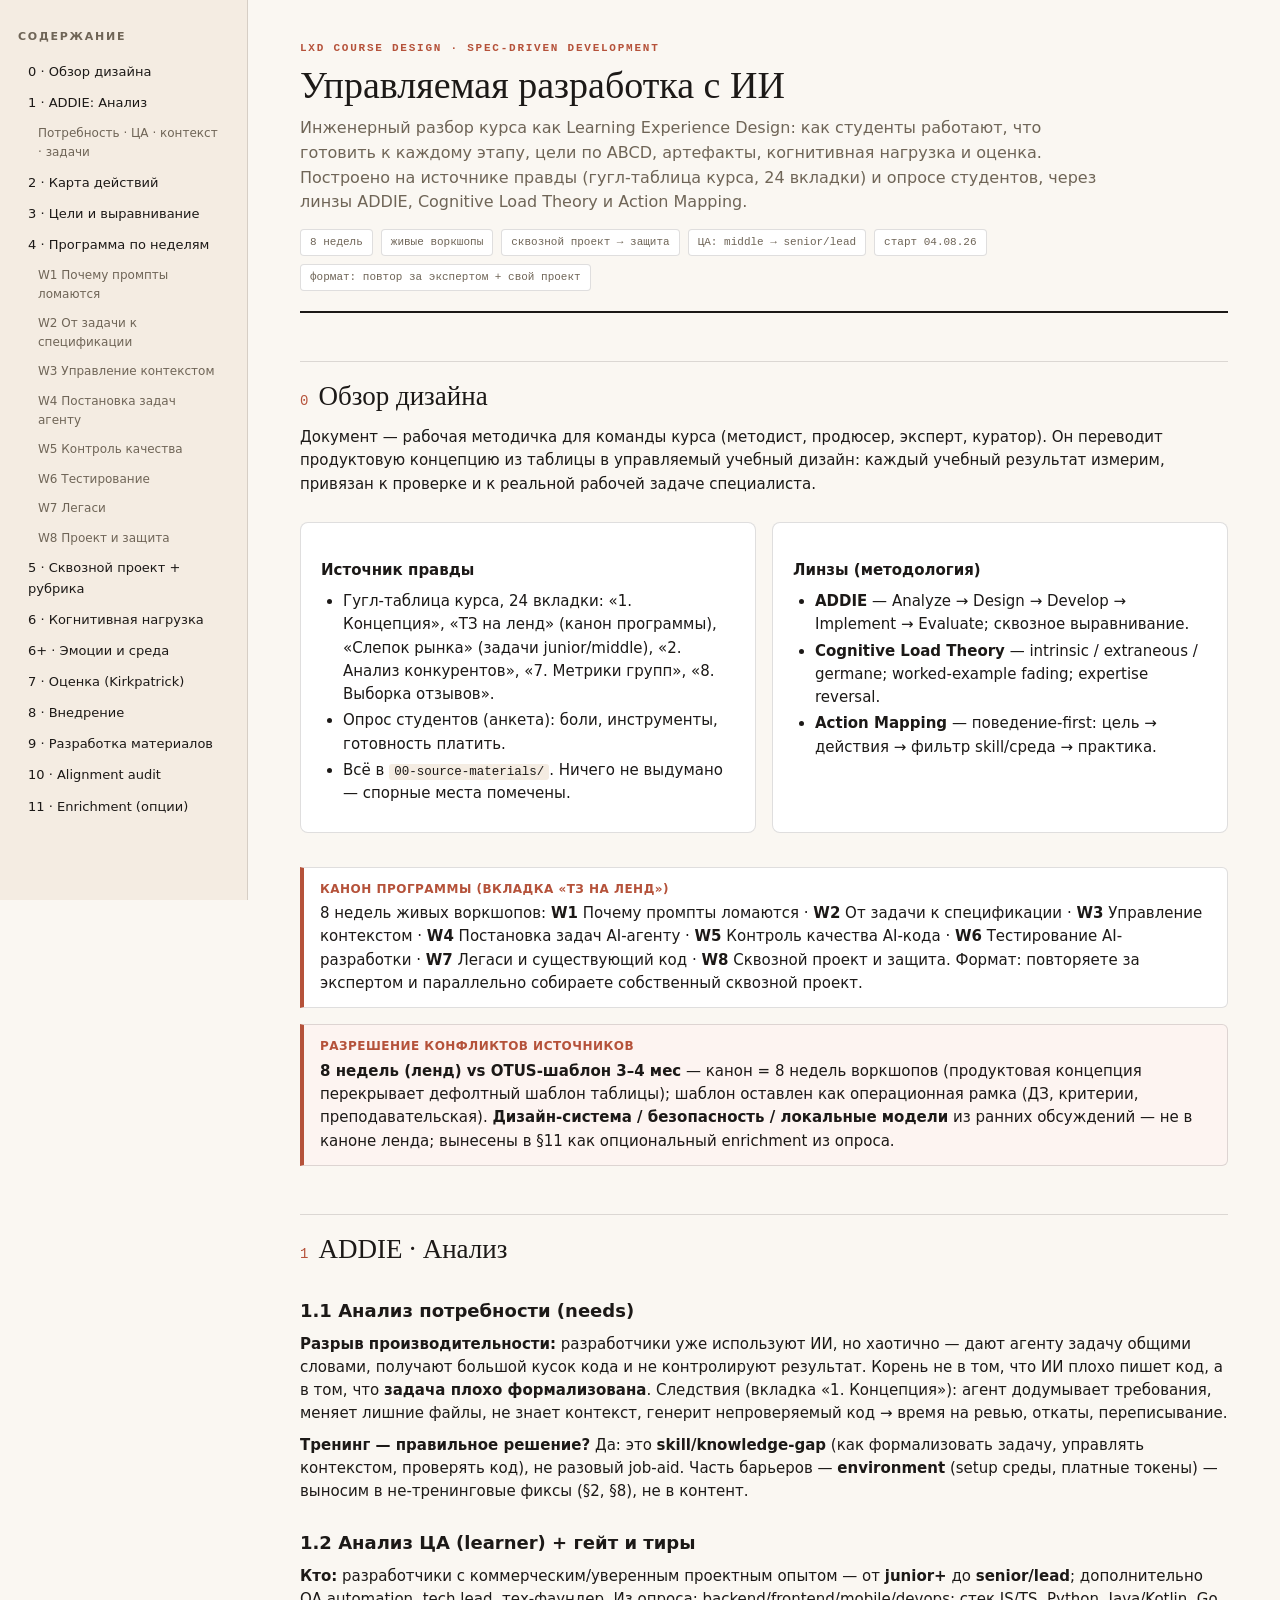
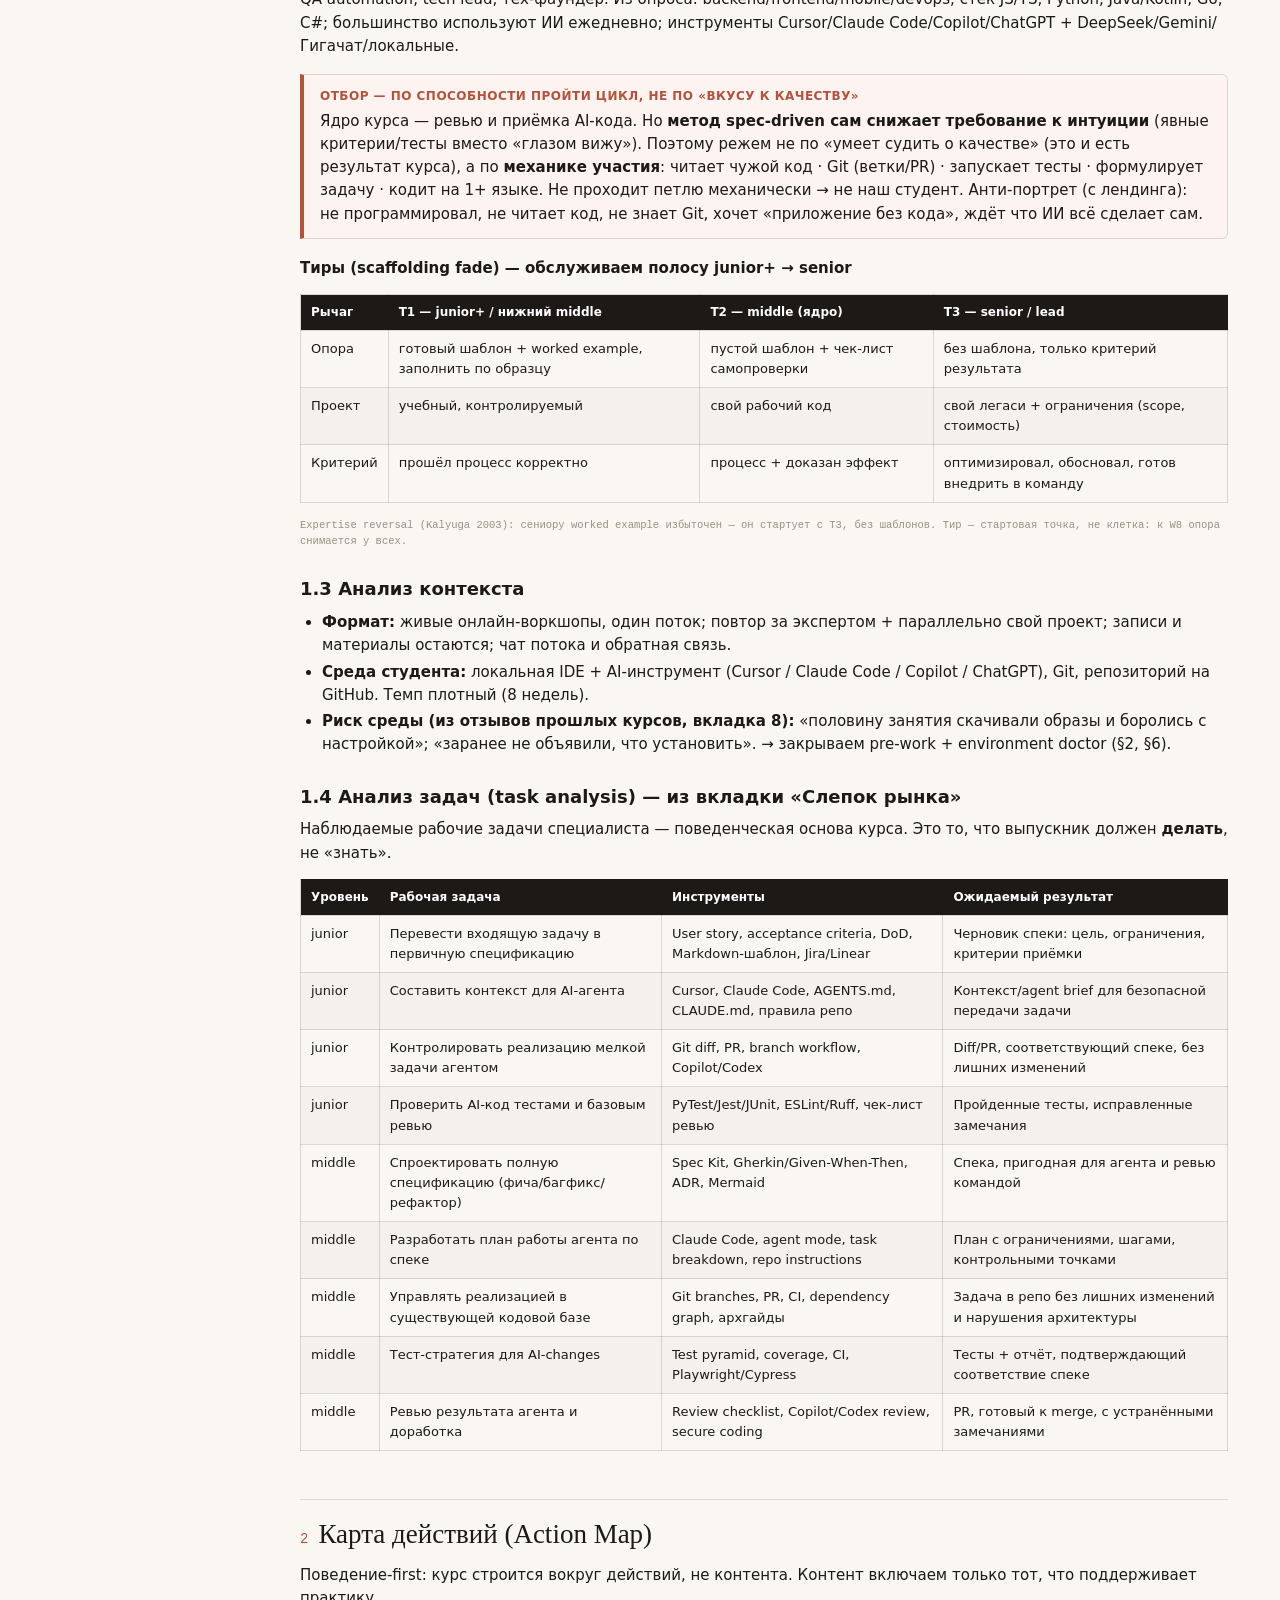
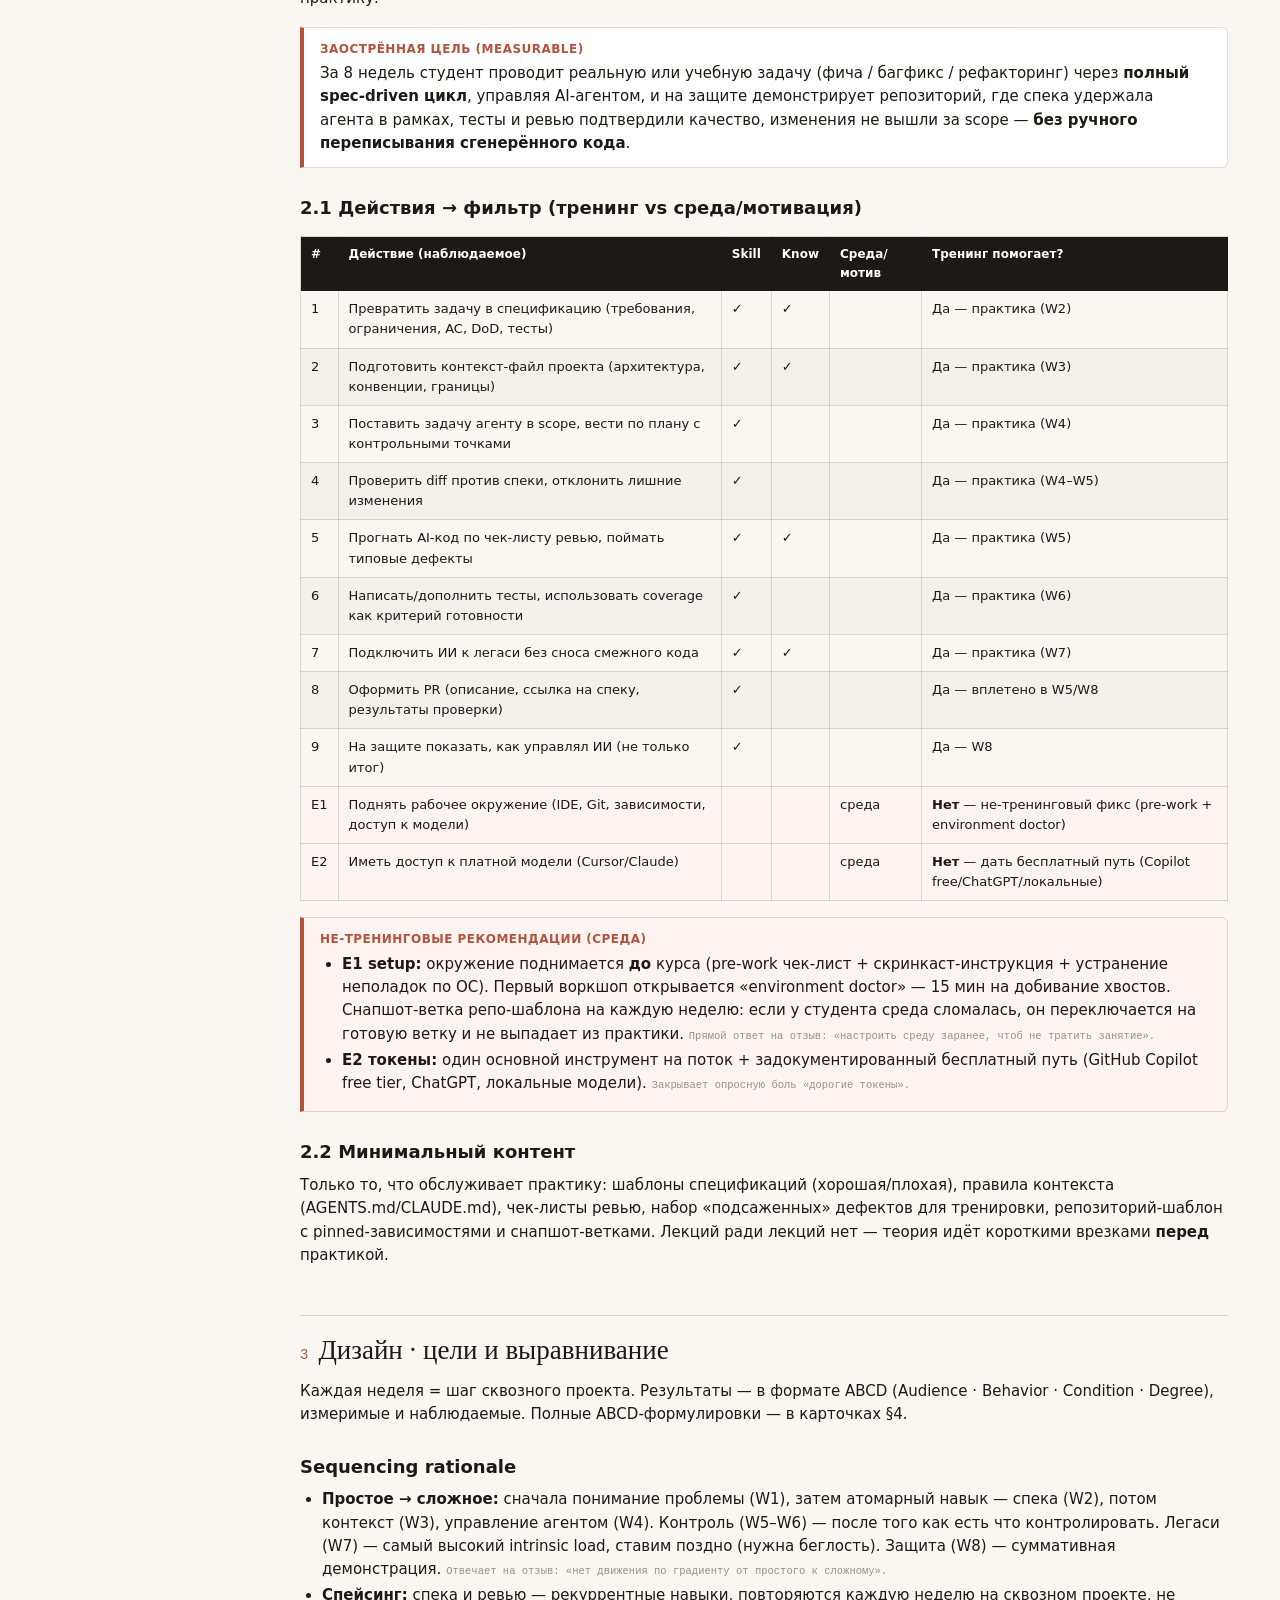
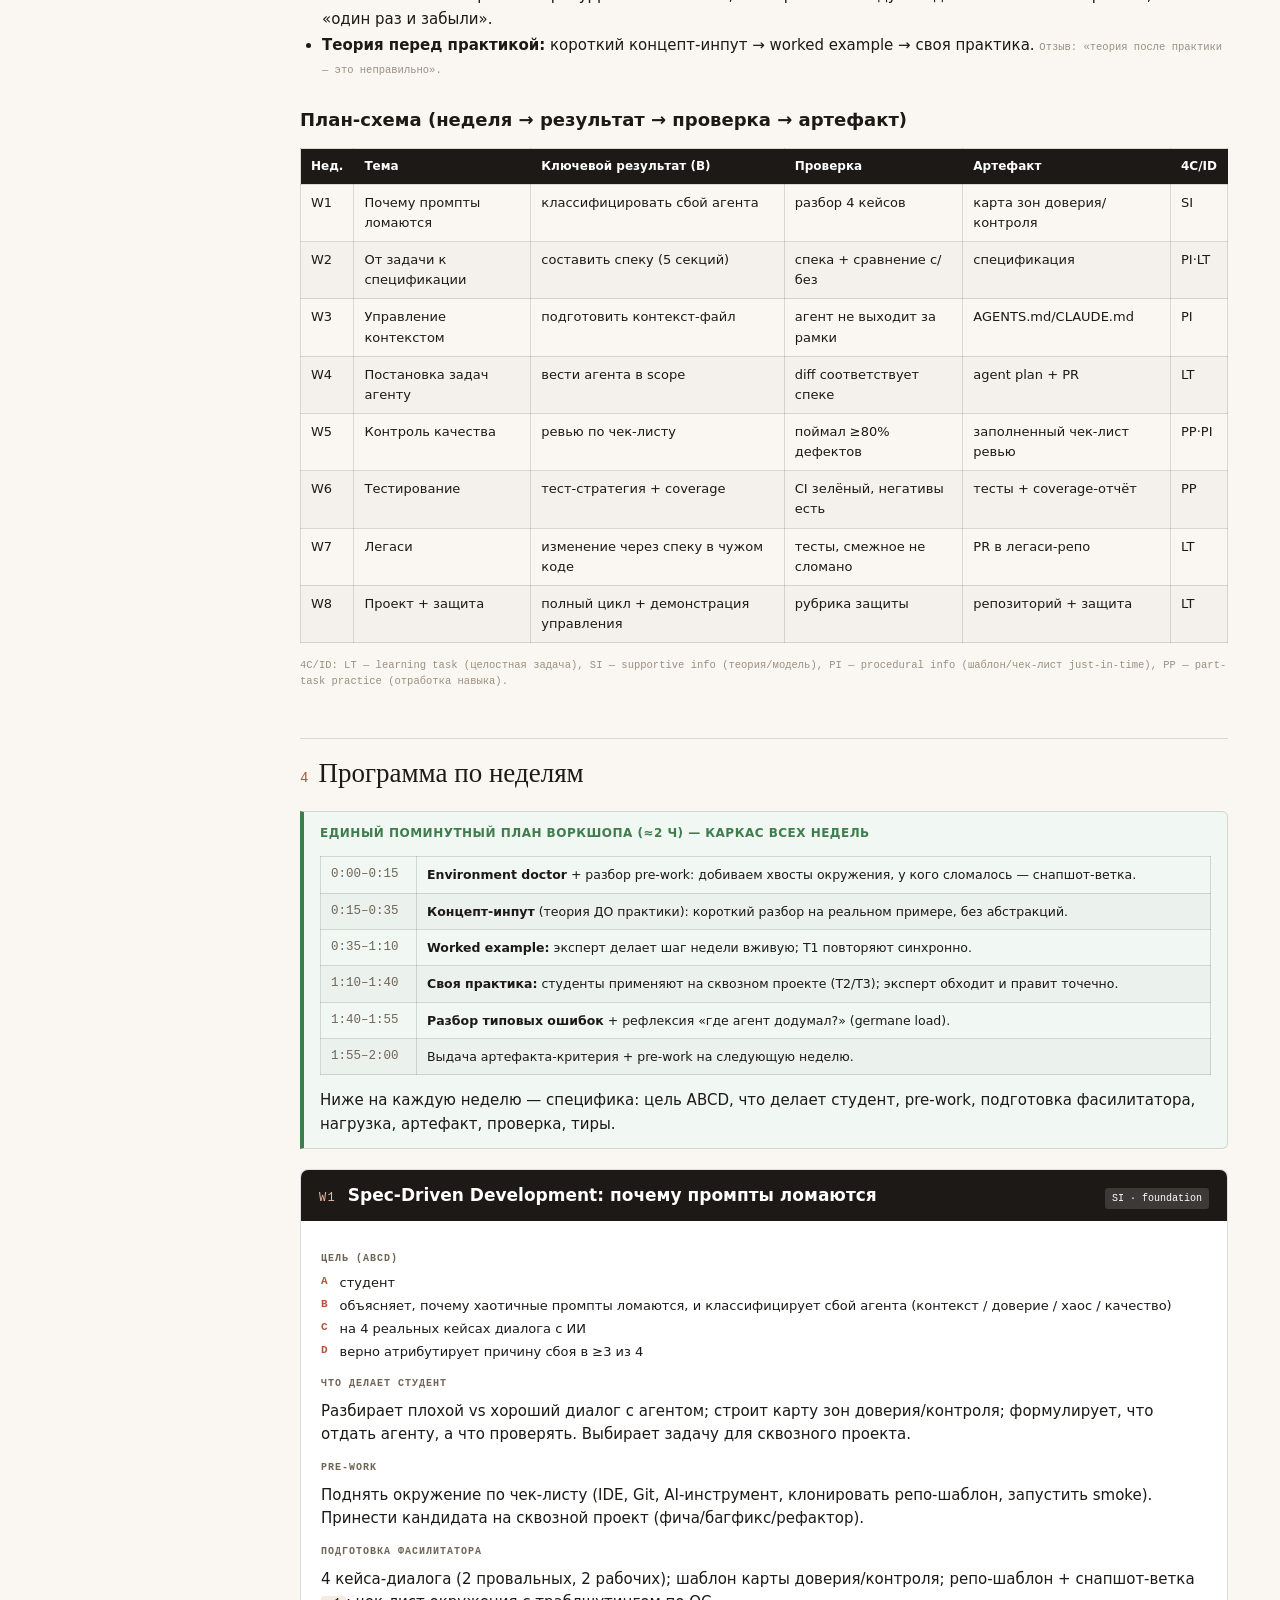
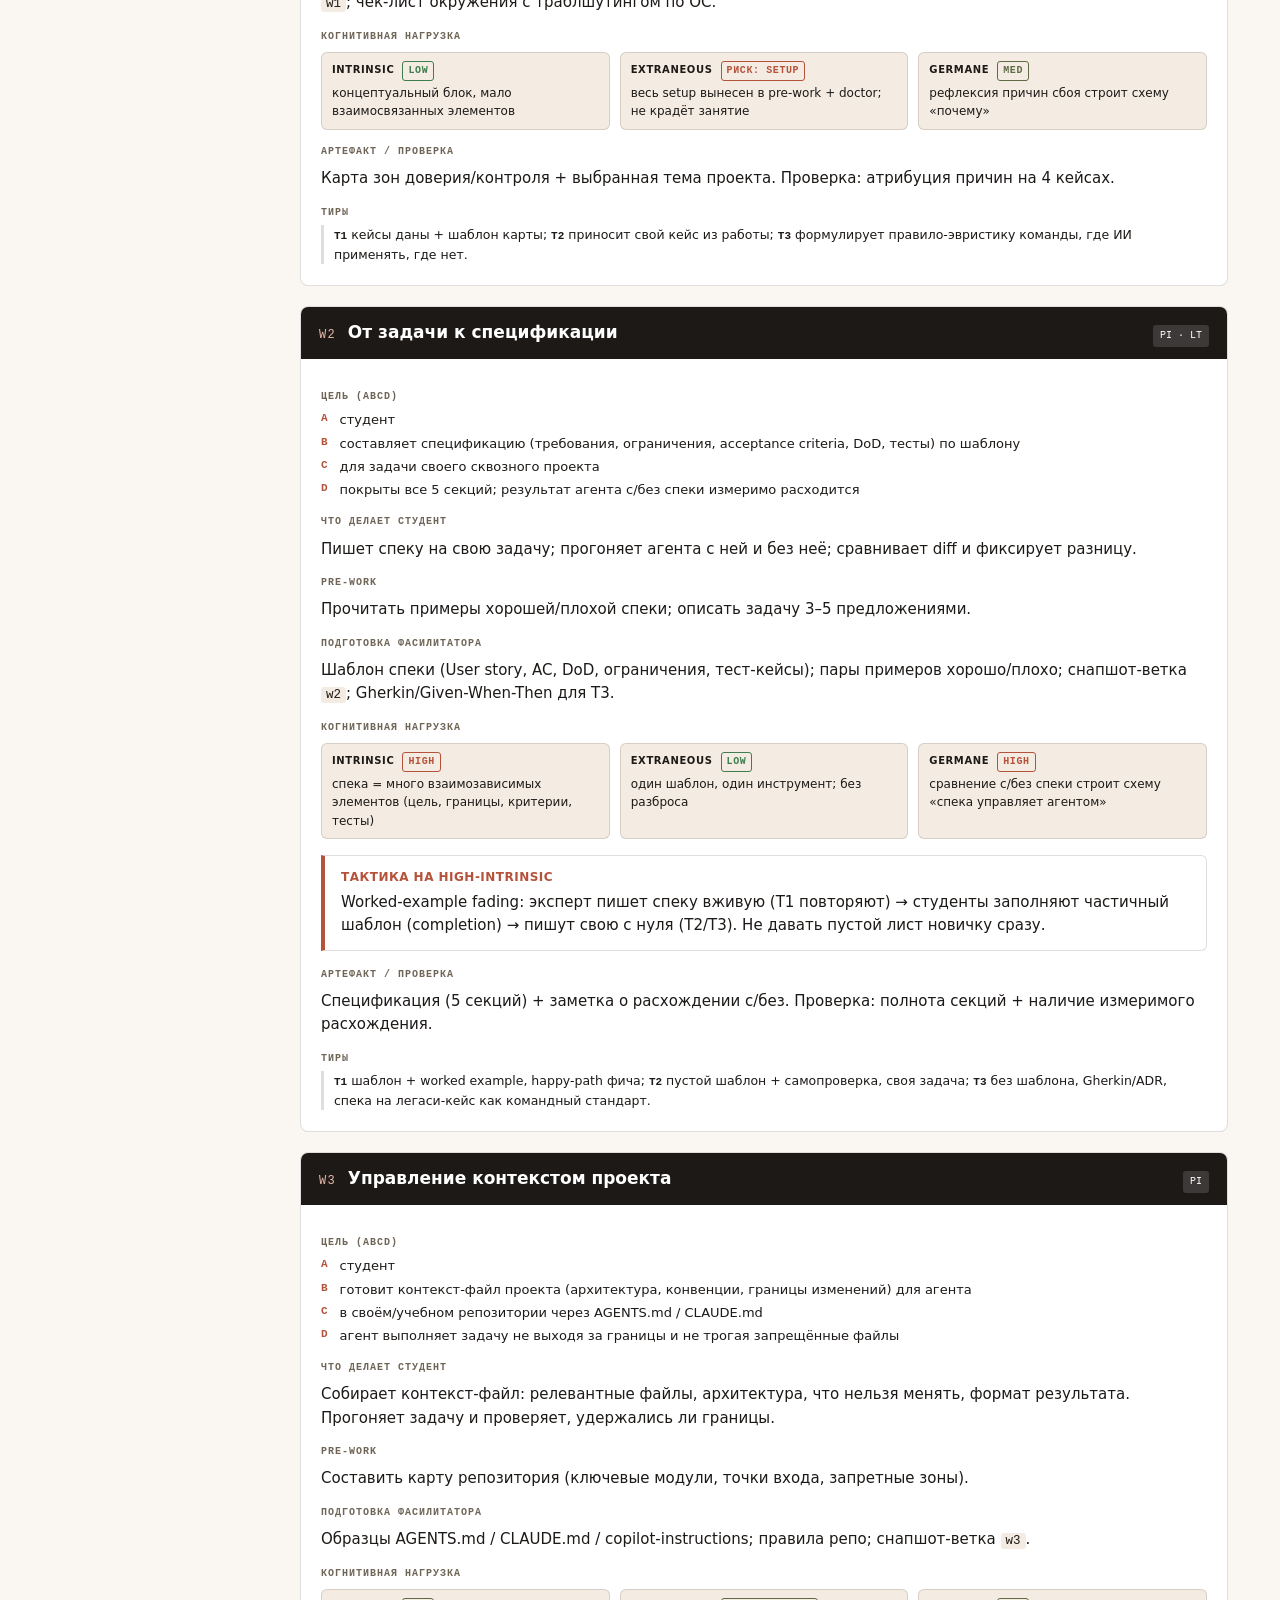
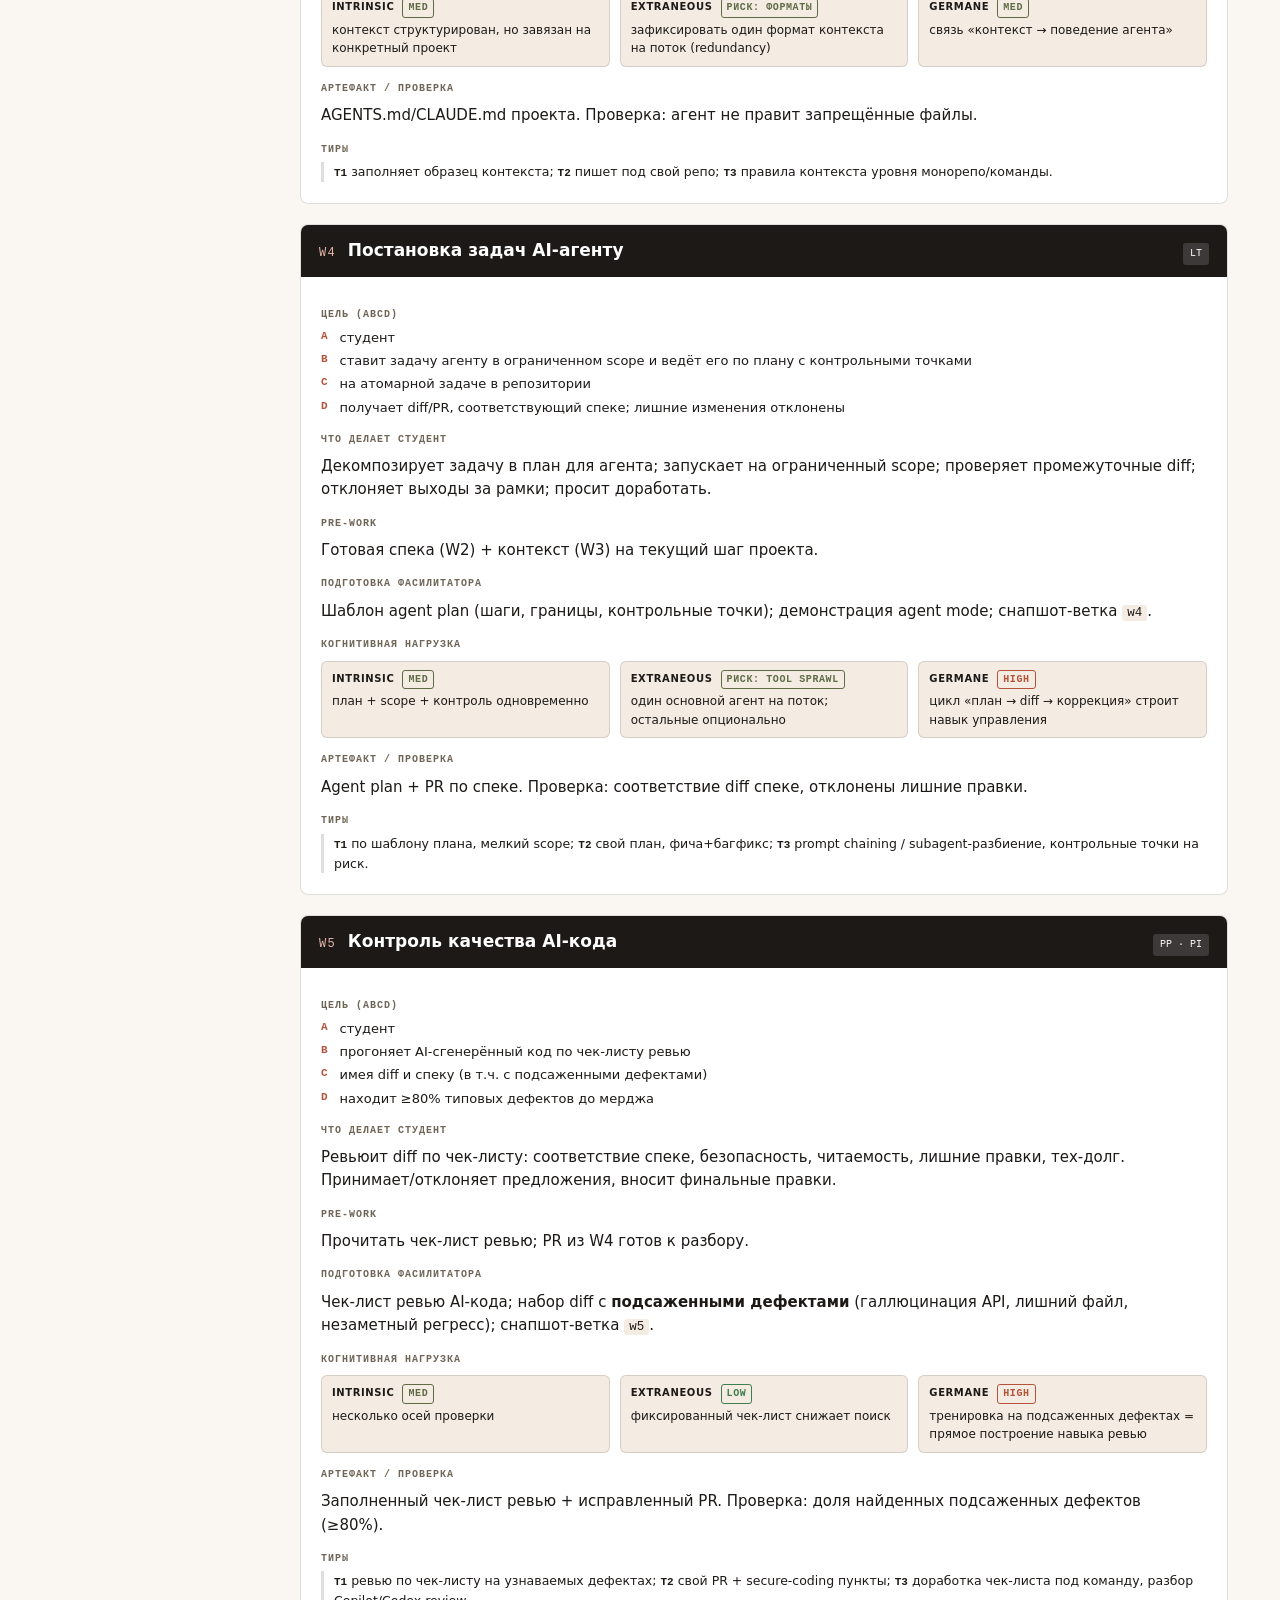
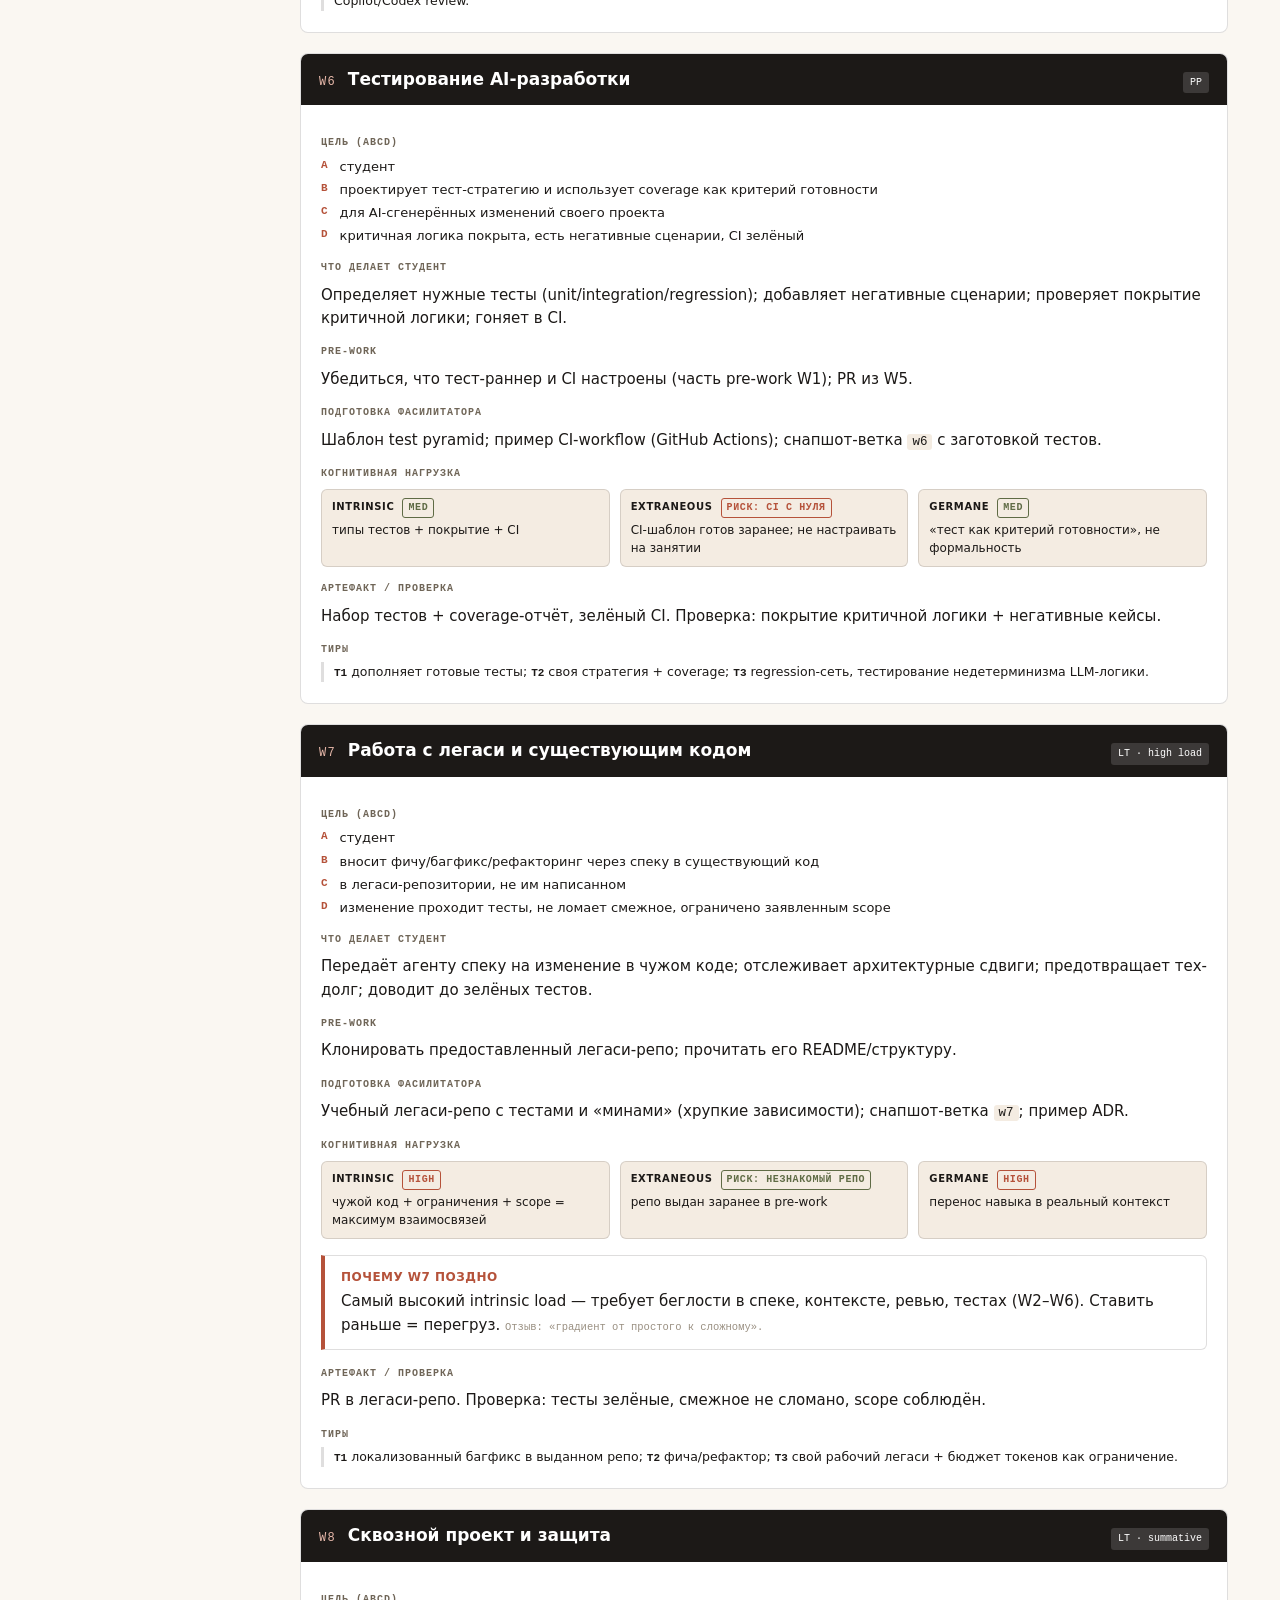
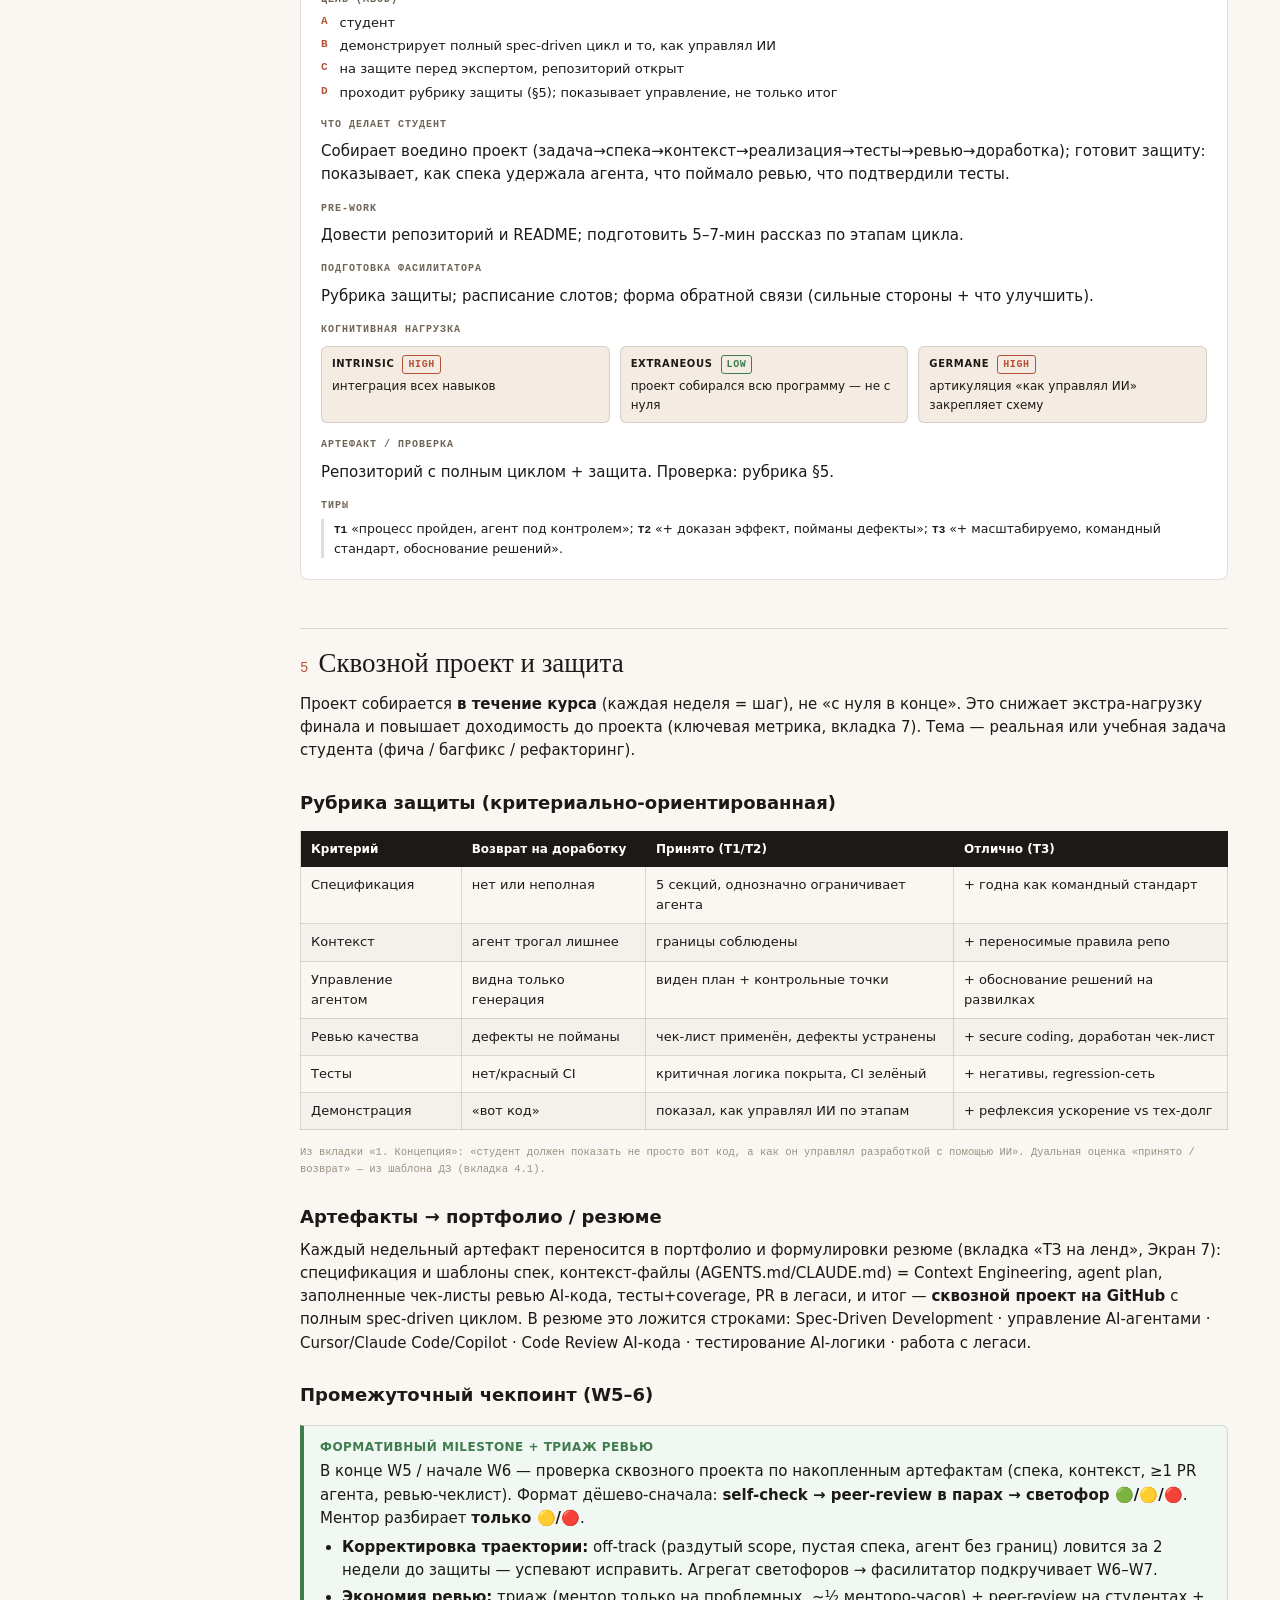
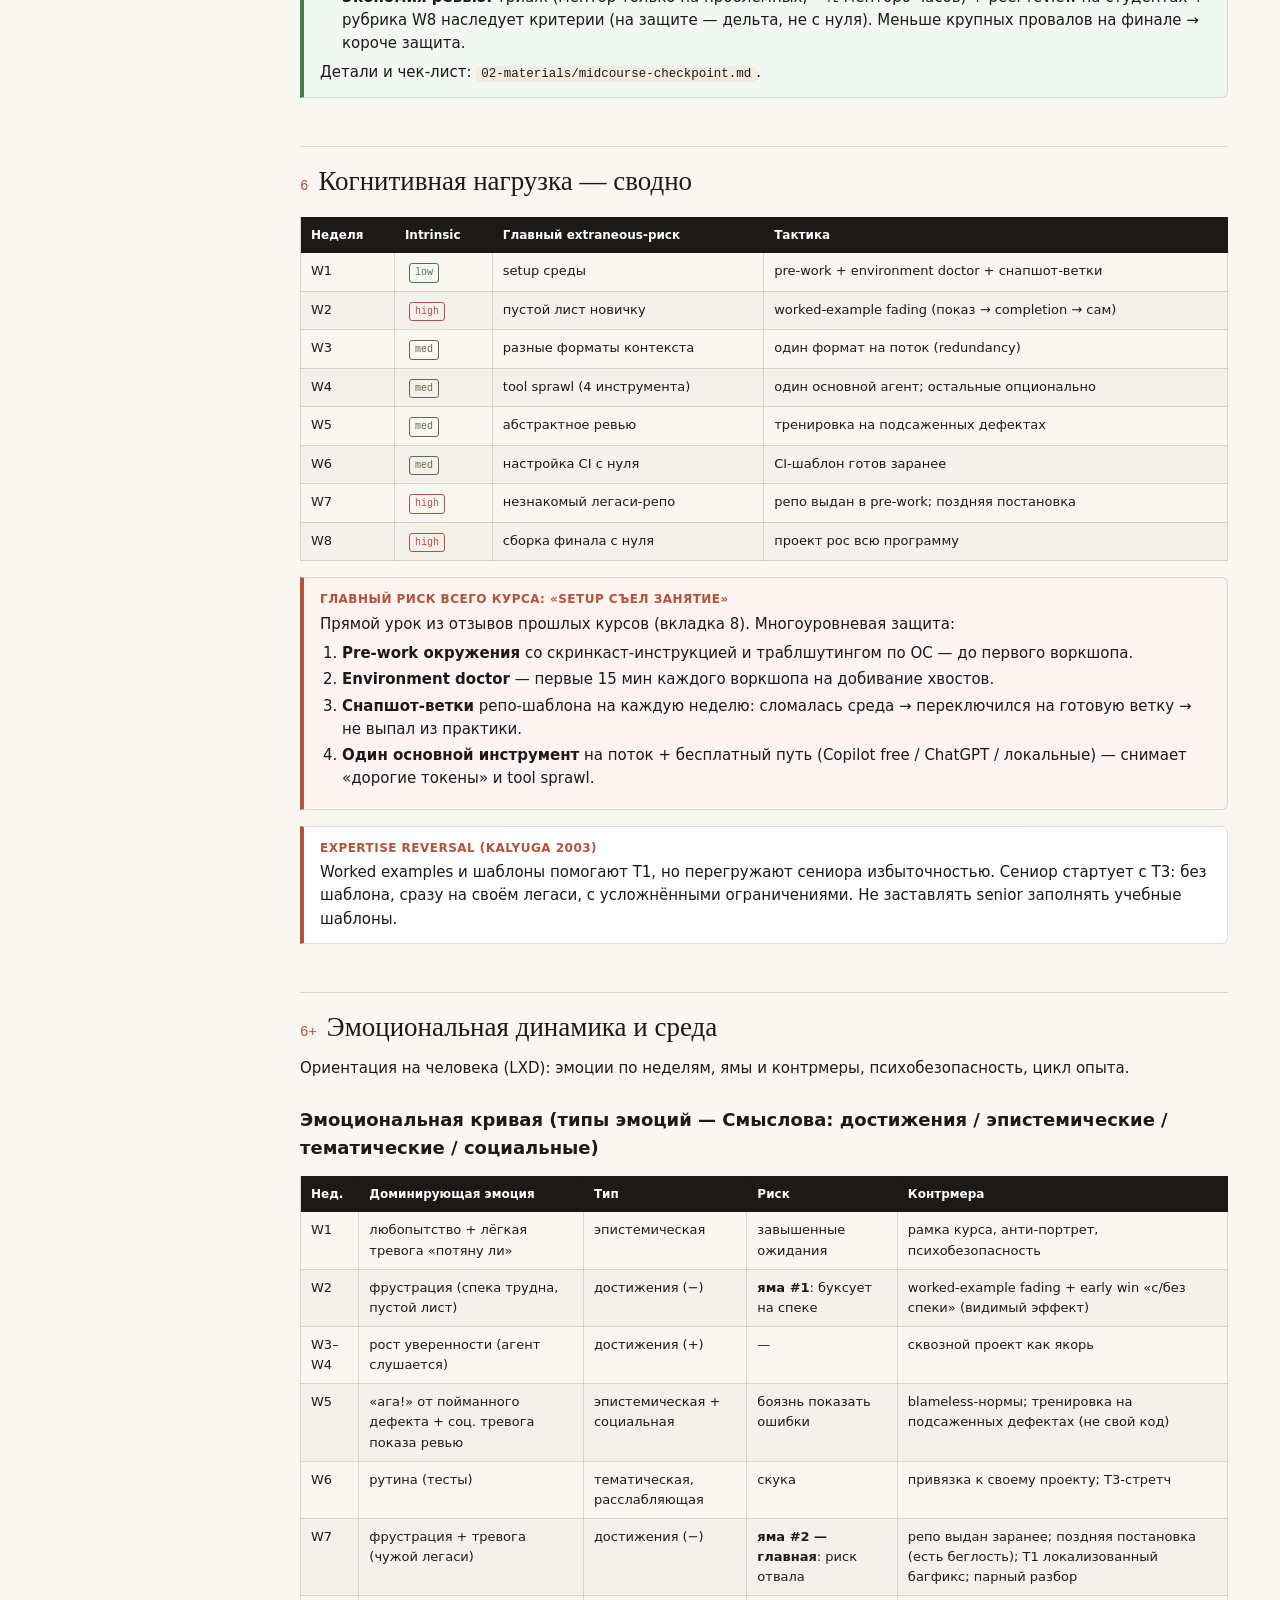
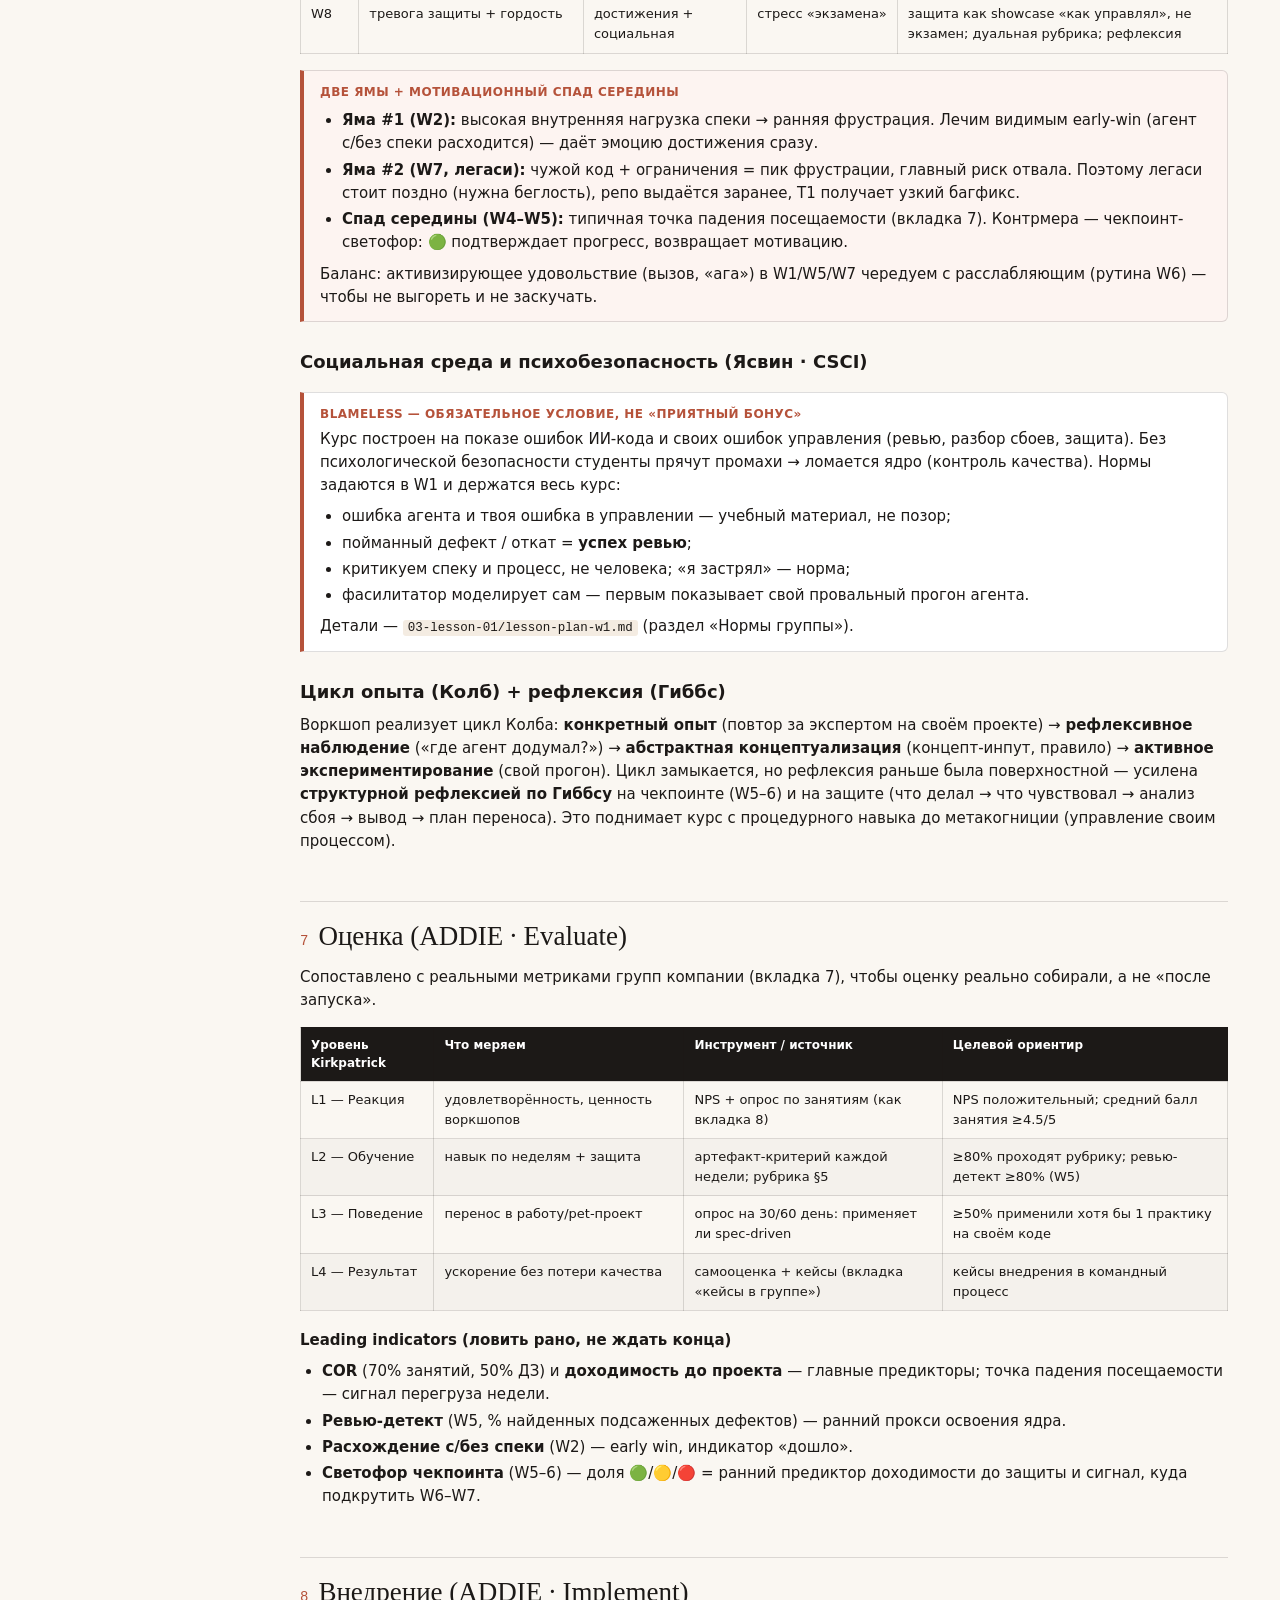
<file: sdd-course-design.html>
<!DOCTYPE html>
<html lang="ru">
<head>
<meta charset="UTF-8">
<meta name="viewport" content="width=device-width, initial-scale=1.0">
<title>SDD-курс «Управляемая разработка с ИИ» — LXD course design</title>
<style>
  :root{
    --paper:#faf7f2; --paper2:#ffffff; --ink:#1c1917; --muted:#6f6557;
    --soft:#9a9082; --rule:rgba(28,25,23,0.14); --accent:#b5523a;
    --tint:#f0ddd6; --link:#2e5aa8; --olive:#5f6b45; --ok:#3f7d4e;
    --warn:#b5523a; --band:#f4ece2;
  }
  *{box-sizing:border-box;}
  html{scroll-behavior:smooth;}
  body{margin:0;background:var(--paper);color:var(--ink);
    font-family:-apple-system,"Segoe UI",Roboto,system-ui,sans-serif;
    font-size:15px;line-height:1.55;}
  .wrap{display:grid;grid-template-columns:248px 1fr;max-width:1320px;margin:0 auto;}
  nav{position:sticky;top:0;align-self:start;height:100vh;overflow-y:auto;
    padding:28px 18px;border-right:1px solid var(--rule);background:var(--band);}
  nav h2{font-size:11px;letter-spacing:0.16em;text-transform:uppercase;color:var(--muted);
    margin:0 0 12px;font-weight:700;}
  nav a{display:block;color:var(--ink);text-decoration:none;font-size:13px;
    padding:5px 8px;border-radius:5px;margin-bottom:1px;border-left:2px solid transparent;}
  nav a:hover{background:rgba(181,82,58,0.08);border-left-color:var(--accent);color:var(--accent);}
  nav a.sub{padding-left:18px;font-size:12px;color:var(--muted);}
  main{padding:40px 52px 80px;min-width:0;}
  header.hd{border-bottom:2px solid var(--ink);padding-bottom:20px;margin-bottom:8px;}
  .eyebrow{font-family:ui-monospace,"Cascadia Code",Consolas,monospace;font-size:11px;
    letter-spacing:0.16em;text-transform:uppercase;color:var(--accent);margin:0 0 8px;font-weight:600;}
  h1{font-family:Georgia,"Times New Roman",serif;font-weight:400;font-size:38px;line-height:1.08;margin:0 0 10px;}
  .meta-strip{display:flex;flex-wrap:wrap;gap:8px;margin-top:14px;}
  .chip{font-family:ui-monospace,monospace;font-size:11px;background:var(--paper2);
    border:1px solid var(--rule);border-radius:4px;padding:4px 9px;color:var(--muted);}
  h2.sec{font-family:Georgia,serif;font-weight:400;font-size:27px;margin:48px 0 6px;
    padding-top:14px;border-top:1px solid var(--rule);}
  h2.sec .n{font-family:ui-monospace,monospace;font-size:14px;color:var(--accent);margin-right:10px;}
  h3{font-size:18px;margin:26px 0 8px;font-weight:600;}
  h4{font-size:15px;margin:18px 0 6px;font-weight:600;color:var(--ink);}
  p{margin:8px 0;}
  .lead{font-size:16px;color:var(--muted);max-width:80ch;}
  ul,ol{margin:8px 0;padding-left:22px;}
  li{margin:3px 0;}
  code{font-family:ui-monospace,monospace;font-size:12.5px;background:var(--band);
    padding:1px 5px;border-radius:3px;}
  table{border-collapse:collapse;width:100%;margin:14px 0;font-size:13px;}
  th,td{border:1px solid var(--rule);padding:8px 10px;text-align:left;vertical-align:top;}
  th{background:var(--ink);color:#fff;font-weight:600;font-size:12px;}
  tbody tr:nth-child(even){background:rgba(28,25,23,0.025);}
  .callout{border:1px solid var(--rule);border-left:4px solid var(--accent);
    background:var(--paper2);border-radius:0 6px 6px 0;padding:12px 16px;margin:16px 0;}
  .callout.warn{border-left-color:var(--warn);background:#fdf4f1;}
  .callout.ok{border-left-color:var(--ok);background:#f1f7f2;}
  .callout .t{font-weight:700;font-size:12px;letter-spacing:0.04em;text-transform:uppercase;
    color:var(--accent);margin-bottom:4px;}
  .callout.ok .t{color:var(--ok);}
  .grid2{display:grid;grid-template-columns:1fr 1fr;gap:16px;}
  .card{border:1px solid var(--rule);border-radius:8px;background:var(--paper2);padding:18px 20px;margin:18px 0;}
  .wk{border:1px solid var(--rule);border-radius:8px;background:var(--paper2);margin:20px 0;overflow:hidden;}
  .wk-h{background:var(--ink);color:#fff;padding:12px 18px;display:flex;align-items:baseline;gap:12px;flex-wrap:wrap;}
  .wk-h .w{font-family:ui-monospace,monospace;font-size:12px;color:#e8b9ab;letter-spacing:0.1em;}
  .wk-h .ttl{font-size:17px;font-weight:600;}
  .wk-h .cid{margin-left:auto;font-family:ui-monospace,monospace;font-size:10px;
    background:rgba(255,255,255,0.14);padding:3px 7px;border-radius:3px;}
  .wk-b{padding:16px 20px;}
  .lbl{font-family:ui-monospace,monospace;font-size:10px;letter-spacing:0.1em;text-transform:uppercase;
    color:var(--muted);font-weight:700;margin-top:14px;}
  .abcd{display:grid;grid-template-columns:auto 1fr;gap:3px 12px;font-size:13px;margin:6px 0;}
  .abcd b{font-family:ui-monospace,monospace;color:var(--accent);font-size:11px;}
  .ros{font-size:12.5px;width:100%;}
  .ros td:first-child{font-family:ui-monospace,monospace;color:var(--muted);white-space:nowrap;width:96px;}
  .load{display:grid;grid-template-columns:repeat(3,1fr);gap:10px;margin:8px 0;}
  .load div{border:1px solid var(--rule);border-radius:6px;padding:8px 10px;font-size:12px;background:var(--band);}
  .load b{display:block;font-size:10px;text-transform:uppercase;letter-spacing:0.06em;margin-bottom:3px;}
  .ltag{display:inline-block;font-family:ui-monospace,monospace;font-size:10px;border:1px solid;border-radius:3px;
    padding:1px 5px;margin-left:4px;}
  .t-hi{color:var(--warn);border-color:var(--warn);} .t-md{color:var(--olive);border-color:var(--olive);}
  .t-lo{color:var(--ok);border-color:var(--ok);}
  .tier{font-size:12.5px;border-left:3px solid var(--rule);padding-left:10px;margin:5px 0;}
  .tier b{font-family:ui-monospace,monospace;font-size:11px;}
  .src{font-family:ui-monospace,monospace;font-size:10.5px;color:var(--soft);}
  footer{margin-top:60px;padding-top:16px;border-top:1px solid var(--rule);
    font-family:ui-monospace,monospace;font-size:11px;color:var(--soft);}
  @media print{
    .wrap{grid-template-columns:1fr;} nav{display:none;}
    main{padding:0;} body{font-size:11pt;} .wk,.card,table{page-break-inside:avoid;}
  }
  @media(max-width:900px){.wrap{grid-template-columns:1fr;}nav{position:static;height:auto;border-right:none;border-bottom:1px solid var(--rule);}main{padding:24px;}.grid2,.load{grid-template-columns:1fr;}}
</style>
</head>
<body>
<div class="wrap">
<nav>
  <h2>Содержание</h2>
  <a href="#obzor">0 · Обзор дизайна</a>
  <a href="#analyze">1 · ADDIE: Анализ</a>
  <a href="#analyze" class="sub">Потребность · ЦА · контекст · задачи</a>
  <a href="#actionmap">2 · Карта действий</a>
  <a href="#design">3 · Цели и выравнивание</a>
  <a href="#weeks">4 · Программа по неделям</a>
  <a href="#w1" class="sub">W1 Почему промпты ломаются</a>
  <a href="#w2" class="sub">W2 От задачи к спецификации</a>
  <a href="#w3" class="sub">W3 Управление контекстом</a>
  <a href="#w4" class="sub">W4 Постановка задач агенту</a>
  <a href="#w5" class="sub">W5 Контроль качества</a>
  <a href="#w6" class="sub">W6 Тестирование</a>
  <a href="#w7" class="sub">W7 Легаси</a>
  <a href="#w8" class="sub">W8 Проект и защита</a>
  <a href="#project">5 · Сквозной проект + рубрика</a>
  <a href="#load">6 · Когнитивная нагрузка</a>
  <a href="#human">6+ · Эмоции и среда</a>
  <a href="#evaluate">7 · Оценка (Kirkpatrick)</a>
  <a href="#implement">8 · Внедрение</a>
  <a href="#develop">9 · Разработка материалов</a>
  <a href="#audit">10 · Alignment audit</a>
  <a href="#enrich">11 · Enrichment (опции)</a>
</nav>
<main>
<header class="hd" id="top">
  <p class="eyebrow">LXD Course Design · Spec-Driven Development</p>
  <h1>Управляемая разработка с ИИ</h1>
  <p class="lead">Инженерный разбор курса как Learning Experience Design: как студенты работают, что готовить к каждому этапу, цели по ABCD, артефакты, когнитивная нагрузка и оценка. Построено на источнике правды (гугл-таблица курса, 24 вкладки) и опросе студентов, через линзы ADDIE, Cognitive Load Theory и Action Mapping.</p>
  <div class="meta-strip">
    <span class="chip">8 недель</span>
    <span class="chip">живые воркшопы</span>
    <span class="chip">сквозной проект → защита</span>
    <span class="chip">ЦА: middle → senior/lead</span>
    <span class="chip">старт 04.08.26</span>
    <span class="chip">формат: повтор за экспертом + свой проект</span>
  </div>
</header>

<h2 class="sec" id="obzor"><span class="n">0</span>Обзор дизайна</h2>
<p>Документ — рабочая методичка для команды курса (методист, продюсер, эксперт, куратор). Он переводит продуктовую концепцию из таблицы в управляемый учебный дизайн: каждый учебный результат измерим, привязан к проверке и к реальной рабочей задаче специалиста.</p>
<div class="grid2">
<div class="card">
<h4>Источник правды</h4>
<ul>
<li>Гугл-таблица курса, 24 вкладки: «1. Концепция», «ТЗ на ленд» (канон программы), «Слепок рынка» (задачи junior/middle), «2. Анализ конкурентов», «7. Метрики групп», «8. Выборка отзывов».</li>
<li>Опрос студентов (анкета): боли, инструменты, готовность платить.</li>
<li>Всё в <code>00-source-materials/</code>. Ничего не выдумано — спорные места помечены.</li>
</ul>
</div>
<div class="card">
<h4>Линзы (методология)</h4>
<ul>
<li><b>ADDIE</b> — Analyze → Design → Develop → Implement → Evaluate; сквозное выравнивание.</li>
<li><b>Cognitive Load Theory</b> — intrinsic / extraneous / germane; worked-example fading; expertise reversal.</li>
<li><b>Action Mapping</b> — поведение-first: цель → действия → фильтр skill/среда → практика.</li>
</ul>
</div>
</div>
<div class="callout"><div class="t">Канон программы (вкладка «ТЗ на ленд»)</div>
8 недель живых воркшопов: <b>W1</b> Почему промпты ломаются · <b>W2</b> От задачи к спецификации · <b>W3</b> Управление контекстом · <b>W4</b> Постановка задач AI-агенту · <b>W5</b> Контроль качества AI-кода · <b>W6</b> Тестирование AI-разработки · <b>W7</b> Легаси и существующий код · <b>W8</b> Сквозной проект и защита. Формат: повторяете за экспертом и параллельно собираете собственный сквозной проект.</div>
<div class="callout warn"><div class="t">Разрешение конфликтов источников</div>
<b>8 недель (ленд) vs OTUS-шаблон 3–4 мес</b> — канон = 8 недель воркшопов (продуктовая концепция перекрывает дефолтный шаблон таблицы); шаблон оставлен как операционная рамка (ДЗ, критерии, преподавательская). <b>Дизайн-система / безопасность / локальные модели</b> из ранних обсуждений — не в каноне ленда; вынесены в §11 как опциональный enrichment из опроса.</div>

<h2 class="sec" id="analyze"><span class="n">1</span>ADDIE · Анализ</h2>
<h3>1.1 Анализ потребности (needs)</h3>
<p><b>Разрыв производительности:</b> разработчики уже используют ИИ, но хаотично — дают агенту задачу общими словами, получают большой кусок кода и не контролируют результат. Корень не в том, что ИИ плохо пишет код, а в том, что <b>задача плохо формализована</b>. Следствия (вкладка «1. Концепция»): агент додумывает требования, меняет лишние файлы, не знает контекст, генерит непроверяемый код → время на ревью, откаты, переписывание.</p>
<p><b>Тренинг — правильное решение?</b> Да: это <b>skill/knowledge-gap</b> (как формализовать задачу, управлять контекстом, проверять код), не разовый job-aid. Часть барьеров — <b>environment</b> (setup среды, платные токены) — выносим в не-тренинговые фиксы (§2, §8), не в контент.</p>
<h3>1.2 Анализ ЦА (learner) + гейт и тиры</h3>
<p><b>Кто:</b> разработчики с коммерческим/уверенным проектным опытом — от <b>junior+</b> до <b>senior/lead</b>; дополнительно QA automation, tech lead, тех-фаундер. Из опроса: backend/frontend/mobile/devops; стек JS/TS, Python, Java/Kotlin, Go, C#; большинство используют ИИ ежедневно; инструменты Cursor/Claude Code/Copilot/ChatGPT + DeepSeek/Gemini/Гигачат/локальные.</p>
<div class="callout warn"><div class="t">Отбор — по способности пройти цикл, не по «вкусу к качеству»</div>
Ядро курса — ревью и приёмка AI-кода. Но <b>метод spec-driven сам снижает требование к интуиции</b> (явные критерии/тесты вместо «глазом вижу»). Поэтому режем не по «умеет судить о качестве» (это и есть результат курса), а по <b>механике участия</b>: читает чужой код · Git (ветки/PR) · запускает тесты · формулирует задачу · кодит на 1+ языке. Не проходит петлю механически → не наш студент. Анти-портрет (с лендинга): не программировал, не читает код, не знает Git, хочет «приложение без кода», ждёт что ИИ всё сделает сам.</div>
<h4>Тиры (scaffolding fade) — обслуживаем полосу junior+ → senior</h4>
<table>
<thead><tr><th>Рычаг</th><th>T1 — junior+ / нижний middle</th><th>T2 — middle (ядро)</th><th>T3 — senior / lead</th></tr></thead>
<tbody>
<tr><td>Опора</td><td>готовый шаблон + worked example, заполнить по образцу</td><td>пустой шаблон + чек-лист самопроверки</td><td>без шаблона, только критерий результата</td></tr>
<tr><td>Проект</td><td>учебный, контролируемый</td><td>свой рабочий код</td><td>свой легаси + ограничения (scope, стоимость)</td></tr>
<tr><td>Критерий</td><td>прошёл процесс корректно</td><td>процесс + доказан эффект</td><td>оптимизировал, обосновал, готов внедрить в команду</td></tr>
</tbody>
</table>
<p class="src">Expertise reversal (Kalyuga 2003): сениору worked example избыточен — он стартует с T3, без шаблонов. Тир — стартовая точка, не клетка: к W8 опора снимается у всех.</p>
<h3>1.3 Анализ контекста</h3>
<ul>
<li><b>Формат:</b> живые онлайн-воркшопы, один поток; повтор за экспертом + параллельно свой проект; записи и материалы остаются; чат потока и обратная связь.</li>
<li><b>Среда студента:</b> локальная IDE + AI-инструмент (Cursor / Claude Code / Copilot / ChatGPT), Git, репозиторий на GitHub. Темп плотный (8 недель).</li>
<li><b>Риск среды (из отзывов прошлых курсов, вкладка 8):</b> «половину занятия скачивали образы и боролись с настройкой»; «заранее не объявили, что установить». → закрываем pre-work + environment doctor (§2, §6).</li>
</ul>
<h3>1.4 Анализ задач (task analysis) — из вкладки «Слепок рынка»</h3>
<p>Наблюдаемые рабочие задачи специалиста — поведенческая основа курса. Это то, что выпускник должен <b>делать</b>, не «знать».</p>
<table>
<thead><tr><th>Уровень</th><th>Рабочая задача</th><th>Инструменты</th><th>Ожидаемый результат</th></tr></thead>
<tbody>
<tr><td>junior</td><td>Перевести входящую задачу в первичную спецификацию</td><td>User story, acceptance criteria, DoD, Markdown-шаблон, Jira/Linear</td><td>Черновик спеки: цель, ограничения, критерии приёмки</td></tr>
<tr><td>junior</td><td>Составить контекст для AI-агента</td><td>Cursor, Claude Code, AGENTS.md, CLAUDE.md, правила репо</td><td>Контекст/agent brief для безопасной передачи задачи</td></tr>
<tr><td>junior</td><td>Контролировать реализацию мелкой задачи агентом</td><td>Git diff, PR, branch workflow, Copilot/Codex</td><td>Diff/PR, соответствующий спеке, без лишних изменений</td></tr>
<tr><td>junior</td><td>Проверить AI-код тестами и базовым ревью</td><td>PyTest/Jest/JUnit, ESLint/Ruff, чек-лист ревью</td><td>Пройденные тесты, исправленные замечания</td></tr>
<tr><td>middle</td><td>Спроектировать полную спецификацию (фича/багфикс/рефактор)</td><td>Spec Kit, Gherkin/Given-When-Then, ADR, Mermaid</td><td>Спека, пригодная для агента и ревью командой</td></tr>
<tr><td>middle</td><td>Разработать план работы агента по спеке</td><td>Claude Code, agent mode, task breakdown, repo instructions</td><td>План с ограничениями, шагами, контрольными точками</td></tr>
<tr><td>middle</td><td>Управлять реализацией в существующей кодовой базе</td><td>Git branches, PR, CI, dependency graph, архгайды</td><td>Задача в репо без лишних изменений и нарушения архитектуры</td></tr>
<tr><td>middle</td><td>Тест-стратегия для AI-changes</td><td>Test pyramid, coverage, CI, Playwright/Cypress</td><td>Тесты + отчёт, подтверждающий соответствие спеке</td></tr>
<tr><td>middle</td><td>Ревью результата агента и доработка</td><td>Review checklist, Copilot/Codex review, secure coding</td><td>PR, готовый к merge, с устранёнными замечаниями</td></tr>
</tbody>
</table>

<h2 class="sec" id="actionmap"><span class="n">2</span>Карта действий (Action Map)</h2>
<p>Поведение-first: курс строится вокруг действий, не контента. Контент включаем только тот, что поддерживает практику.</p>
<div class="callout"><div class="t">Заострённая цель (measurable)</div>
За 8 недель студент проводит реальную или учебную задачу (фича / багфикс / рефакторинг) через <b>полный spec-driven цикл</b>, управляя AI-агентом, и на защите демонстрирует репозиторий, где спека удержала агента в рамках, тесты и ревью подтвердили качество, изменения не вышли за scope — <b>без ручного переписывания сгенерённого кода</b>.</div>
<h3>2.1 Действия → фильтр (тренинг vs среда/мотивация)</h3>
<table>
<thead><tr><th>#</th><th>Действие (наблюдаемое)</th><th>Skill</th><th>Know</th><th>Среда/мотив</th><th>Тренинг помогает?</th></tr></thead>
<tbody>
<tr><td>1</td><td>Превратить задачу в спецификацию (требования, ограничения, AC, DoD, тесты)</td><td>✓</td><td>✓</td><td></td><td>Да — практика (W2)</td></tr>
<tr><td>2</td><td>Подготовить контекст-файл проекта (архитектура, конвенции, границы)</td><td>✓</td><td>✓</td><td></td><td>Да — практика (W3)</td></tr>
<tr><td>3</td><td>Поставить задачу агенту в scope, вести по плану с контрольными точками</td><td>✓</td><td></td><td></td><td>Да — практика (W4)</td></tr>
<tr><td>4</td><td>Проверить diff против спеки, отклонить лишние изменения</td><td>✓</td><td></td><td></td><td>Да — практика (W4–W5)</td></tr>
<tr><td>5</td><td>Прогнать AI-код по чек-листу ревью, поймать типовые дефекты</td><td>✓</td><td>✓</td><td></td><td>Да — практика (W5)</td></tr>
<tr><td>6</td><td>Написать/дополнить тесты, использовать coverage как критерий готовности</td><td>✓</td><td></td><td></td><td>Да — практика (W6)</td></tr>
<tr><td>7</td><td>Подключить ИИ к легаси без сноса смежного кода</td><td>✓</td><td>✓</td><td></td><td>Да — практика (W7)</td></tr>
<tr><td>8</td><td>Оформить PR (описание, ссылка на спеку, результаты проверки)</td><td>✓</td><td></td><td></td><td>Да — вплетено в W5/W8</td></tr>
<tr><td>9</td><td>На защите показать, как управлял ИИ (не только итог)</td><td>✓</td><td></td><td></td><td>Да — W8</td></tr>
<tr style="background:#fdf4f1;"><td>E1</td><td>Поднять рабочее окружение (IDE, Git, зависимости, доступ к модели)</td><td></td><td></td><td>среда</td><td><b>Нет</b> — не-тренинговый фикс (pre-work + environment doctor)</td></tr>
<tr style="background:#fdf4f1;"><td>E2</td><td>Иметь доступ к платной модели (Cursor/Claude)</td><td></td><td></td><td>среда</td><td><b>Нет</b> — дать бесплатный путь (Copilot free/ChatGPT/локальные)</td></tr>
</tbody>
</table>
<div class="callout warn"><div class="t">Не-тренинговые рекомендации (среда)</div>
<ul style="margin:4px 0;">
<li><b>E1 setup:</b> окружение поднимается <b>до</b> курса (pre-work чек-лист + скринкаст-инструкция + устранение неполадок по ОС). Первый воркшоп открывается «environment doctor» — 15 мин на добивание хвостов. Снапшот-ветка репо-шаблона на каждую неделю: если у студента среда сломалась, он переключается на готовую ветку и не выпадает из практики. <span class="src">Прямой ответ на отзыв: «настроить среду заранее, чтоб не тратить занятие».</span></li>
<li><b>E2 токены:</b> один основной инструмент на поток + задокументированный бесплатный путь (GitHub Copilot free tier, ChatGPT, локальные модели). <span class="src">Закрывает опросную боль «дорогие токены».</span></li>
</ul></div>
<h3>2.2 Минимальный контент</h3>
<p>Только то, что обслуживает практику: шаблоны спецификаций (хорошая/плохая), правила контекста (AGENTS.md/CLAUDE.md), чек-листы ревью, набор «подсаженных» дефектов для тренировки, репозиторий-шаблон с pinned-зависимостями и снапшот-ветками. Лекций ради лекций нет — теория идёт короткими врезками <b>перед</b> практикой.</p>

<h2 class="sec" id="design"><span class="n">3</span>Дизайн · цели и выравнивание</h2>
<p>Каждая неделя = шаг сквозного проекта. Результаты — в формате ABCD (Audience · Behavior · Condition · Degree), измеримые и наблюдаемые. Полные ABCD-формулировки — в карточках §4.</p>
<h3>Sequencing rationale</h3>
<ul>
<li><b>Простое → сложное:</b> сначала понимание проблемы (W1), затем атомарный навык — спека (W2), потом контекст (W3), управление агентом (W4). Контроль (W5–W6) — после того как есть что контролировать. Легаси (W7) — самый высокий intrinsic load, ставим поздно (нужна беглость). Защита (W8) — суммативная демонстрация. <span class="src">Отвечает на отзыв: «нет движения по градиенту от простого к сложному».</span></li>
<li><b>Спейсинг:</b> спека и ревью — рекуррентные навыки, повторяются каждую неделю на сквозном проекте, не «один раз и забыли».</li>
<li><b>Теория перед практикой:</b> короткий концепт-инпут → worked example → своя практика. <span class="src">Отзыв: «теория после практики — это неправильно».</span></li>
</ul>
<h3>План-схема (неделя → результат → проверка → артефакт)</h3>
<table>
<thead><tr><th>Нед.</th><th>Тема</th><th>Ключевой результат (B)</th><th>Проверка</th><th>Артефакт</th><th>4C/ID</th></tr></thead>
<tbody>
<tr><td>W1</td><td>Почему промпты ломаются</td><td>классифицировать сбой агента</td><td>разбор 4 кейсов</td><td>карта зон доверия/контроля</td><td>SI</td></tr>
<tr><td>W2</td><td>От задачи к спецификации</td><td>составить спеку (5 секций)</td><td>спека + сравнение с/без</td><td>спецификация</td><td>PI·LT</td></tr>
<tr><td>W3</td><td>Управление контекстом</td><td>подготовить контекст-файл</td><td>агент не выходит за рамки</td><td>AGENTS.md/CLAUDE.md</td><td>PI</td></tr>
<tr><td>W4</td><td>Постановка задач агенту</td><td>вести агента в scope</td><td>diff соответствует спеке</td><td>agent plan + PR</td><td>LT</td></tr>
<tr><td>W5</td><td>Контроль качества</td><td>ревью по чек-листу</td><td>поймал ≥80% дефектов</td><td>заполненный чек-лист ревью</td><td>PP·PI</td></tr>
<tr><td>W6</td><td>Тестирование</td><td>тест-стратегия + coverage</td><td>CI зелёный, негативы есть</td><td>тесты + coverage-отчёт</td><td>PP</td></tr>
<tr><td>W7</td><td>Легаси</td><td>изменение через спеку в чужом коде</td><td>тесты, смежное не сломано</td><td>PR в легаси-репо</td><td>LT</td></tr>
<tr><td>W8</td><td>Проект + защита</td><td>полный цикл + демонстрация управления</td><td>рубрика защиты</td><td>репозиторий + защита</td><td>LT</td></tr>
</tbody>
</table>
<p class="src">4C/ID: LT — learning task (целостная задача), SI — supportive info (теория/модель), PI — procedural info (шаблон/чек-лист just-in-time), PP — part-task practice (отработка навыка).</p>

<h2 class="sec" id="weeks"><span class="n">4</span>Программа по неделям</h2>
<div class="callout ok"><div class="t">Единый поминутный план воркшопа (≈2 ч) — каркас всех недель</div>
<table class="ros"><tbody>
<tr><td>0:00–0:15</td><td><b>Environment doctor</b> + разбор pre-work: добиваем хвосты окружения, у кого сломалось — снапшот-ветка.</td></tr>
<tr><td>0:15–0:35</td><td><b>Концепт-инпут</b> (теория ДО практики): короткий разбор на реальном примере, без абстракций.</td></tr>
<tr><td>0:35–1:10</td><td><b>Worked example:</b> эксперт делает шаг недели вживую; T1 повторяют синхронно.</td></tr>
<tr><td>1:10–1:40</td><td><b>Своя практика:</b> студенты применяют на сквозном проекте (T2/T3); эксперт обходит и правит точечно.</td></tr>
<tr><td>1:40–1:55</td><td><b>Разбор типовых ошибок</b> + рефлексия «где агент додумал?» (germane load).</td></tr>
<tr><td>1:55–2:00</td><td>Выдача артефакта-критерия + pre-work на следующую неделю.</td></tr>
</tbody></table>
Ниже на каждую неделю — специфика: цель ABCD, что делает студент, pre-work, подготовка фасилитатора, нагрузка, артефакт, проверка, тиры.</div>

<div class="wk" id="w1"><div class="wk-h"><span class="w">W1</span><span class="ttl">Spec-Driven Development: почему промпты ломаются</span><span class="cid">SI · foundation</span></div>
<div class="wk-b">
<div class="lbl">Цель (ABCD)</div>
<div class="abcd"><b>A</b><span>студент</span><b>B</b><span>объясняет, почему хаотичные промпты ломаются, и классифицирует сбой агента (контекст / доверие / хаос / качество)</span><b>C</b><span>на 4 реальных кейсах диалога с ИИ</span><b>D</b><span>верно атрибутирует причину сбоя в ≥3 из 4</span></div>
<div class="lbl">Что делает студент</div>
<p>Разбирает плохой vs хороший диалог с агентом; строит карту зон доверия/контроля; формулирует, что отдать агенту, а что проверять. Выбирает задачу для сквозного проекта.</p>
<div class="lbl">Pre-work</div>
<p>Поднять окружение по чек-листу (IDE, Git, AI-инструмент, клонировать репо-шаблон, запустить smoke). Принести кандидата на сквозной проект (фича/багфикс/рефактор).</p>
<div class="lbl">Подготовка фасилитатора</div>
<p>4 кейса-диалога (2 провальных, 2 рабочих); шаблон карты доверия/контроля; репо-шаблон + снапшот-ветка <code>w1</code>; чек-лист окружения с траблшутингом по ОС.</p>
<div class="lbl">Когнитивная нагрузка</div>
<div class="load">
<div><b>Intrinsic <span class="ltag t-lo">low</span></b>концептуальный блок, мало взаимосвязанных элементов</div>
<div><b>Extraneous <span class="ltag t-hi">риск: setup</span></b>весь setup вынесен в pre-work + doctor; не крадёт занятие</div>
<div><b>Germane <span class="ltag t-md">med</span></b>рефлексия причин сбоя строит схему «почему»</div>
</div>
<div class="lbl">Артефакт / проверка</div>
<p>Карта зон доверия/контроля + выбранная тема проекта. Проверка: атрибуция причин на 4 кейсах.</p>
<div class="lbl">Тиры</div>
<div class="tier"><b>T1</b> кейсы даны + шаблон карты; <b>T2</b> приносит свой кейс из работы; <b>T3</b> формулирует правило-эвристику команды, где ИИ применять, где нет.</div>
</div></div>

<div class="wk" id="w2"><div class="wk-h"><span class="w">W2</span><span class="ttl">От задачи к спецификации</span><span class="cid">PI · LT</span></div>
<div class="wk-b">
<div class="lbl">Цель (ABCD)</div>
<div class="abcd"><b>A</b><span>студент</span><b>B</b><span>составляет спецификацию (требования, ограничения, acceptance criteria, DoD, тесты) по шаблону</span><b>C</b><span>для задачи своего сквозного проекта</span><b>D</b><span>покрыты все 5 секций; результат агента с/без спеки измеримо расходится</span></div>
<div class="lbl">Что делает студент</div>
<p>Пишет спеку на свою задачу; прогоняет агента с ней и без неё; сравнивает diff и фиксирует разницу.</p>
<div class="lbl">Pre-work</div>
<p>Прочитать примеры хорошей/плохой спеки; описать задачу 3–5 предложениями.</p>
<div class="lbl">Подготовка фасилитатора</div>
<p>Шаблон спеки (User story, AC, DoD, ограничения, тест-кейсы); пары примеров хорошо/плохо; снапшот-ветка <code>w2</code>; Gherkin/Given-When-Then для T3.</p>
<div class="lbl">Когнитивная нагрузка</div>
<div class="load">
<div><b>Intrinsic <span class="ltag t-hi">high</span></b>спека = много взаимозависимых элементов (цель, границы, критерии, тесты)</div>
<div><b>Extraneous <span class="ltag t-lo">low</span></b>один шаблон, один инструмент; без разброса</div>
<div><b>Germane <span class="ltag t-hi">high</span></b>сравнение с/без спеки строит схему «спека управляет агентом»</div>
</div>
<div class="callout"><div class="t">Тактика на high-intrinsic</div>Worked-example fading: эксперт пишет спеку вживую (T1 повторяют) → студенты заполняют частичный шаблон (completion) → пишут свою с нуля (T2/T3). Не давать пустой лист новичку сразу.</div>
<div class="lbl">Артефакт / проверка</div>
<p>Спецификация (5 секций) + заметка о расхождении с/без. Проверка: полнота секций + наличие измеримого расхождения.</p>
<div class="lbl">Тиры</div>
<div class="tier"><b>T1</b> шаблон + worked example, happy-path фича; <b>T2</b> пустой шаблон + самопроверка, своя задача; <b>T3</b> без шаблона, Gherkin/ADR, спека на легаси-кейс как командный стандарт.</div>
</div></div>

<div class="wk" id="w3"><div class="wk-h"><span class="w">W3</span><span class="ttl">Управление контекстом проекта</span><span class="cid">PI</span></div>
<div class="wk-b">
<div class="lbl">Цель (ABCD)</div>
<div class="abcd"><b>A</b><span>студент</span><b>B</b><span>готовит контекст-файл проекта (архитектура, конвенции, границы изменений) для агента</span><b>C</b><span>в своём/учебном репозитории через AGENTS.md / CLAUDE.md</span><b>D</b><span>агент выполняет задачу не выходя за границы и не трогая запрещённые файлы</span></div>
<div class="lbl">Что делает студент</div>
<p>Собирает контекст-файл: релевантные файлы, архитектура, что нельзя менять, формат результата. Прогоняет задачу и проверяет, удержались ли границы.</p>
<div class="lbl">Pre-work</div><p>Составить карту репозитория (ключевые модули, точки входа, запретные зоны).</p>
<div class="lbl">Подготовка фасилитатора</div><p>Образцы AGENTS.md / CLAUDE.md / copilot-instructions; правила репо; снапшот-ветка <code>w3</code>.</p>
<div class="lbl">Когнитивная нагрузка</div>
<div class="load">
<div><b>Intrinsic <span class="ltag t-md">med</span></b>контекст структурирован, но завязан на конкретный проект</div>
<div><b>Extraneous <span class="ltag t-md">риск: форматы</span></b>зафиксировать один формат контекста на поток (redundancy)</div>
<div><b>Germane <span class="ltag t-md">med</span></b>связь «контекст → поведение агента»</div>
</div>
<div class="lbl">Артефакт / проверка</div><p>AGENTS.md/CLAUDE.md проекта. Проверка: агент не правит запрещённые файлы.</p>
<div class="lbl">Тиры</div>
<div class="tier"><b>T1</b> заполняет образец контекста; <b>T2</b> пишет под свой репо; <b>T3</b> правила контекста уровня монорепо/команды.</div>
</div></div>

<div class="wk" id="w4"><div class="wk-h"><span class="w">W4</span><span class="ttl">Постановка задач AI-агенту</span><span class="cid">LT</span></div>
<div class="wk-b">
<div class="lbl">Цель (ABCD)</div>
<div class="abcd"><b>A</b><span>студент</span><b>B</b><span>ставит задачу агенту в ограниченном scope и ведёт его по плану с контрольными точками</span><b>C</b><span>на атомарной задаче в репозитории</span><b>D</b><span>получает diff/PR, соответствующий спеке; лишние изменения отклонены</span></div>
<div class="lbl">Что делает студент</div>
<p>Декомпозирует задачу в план для агента; запускает на ограниченный scope; проверяет промежуточные diff; отклоняет выходы за рамки; просит доработать.</p>
<div class="lbl">Pre-work</div><p>Готовая спека (W2) + контекст (W3) на текущий шаг проекта.</p>
<div class="lbl">Подготовка фасилитатора</div><p>Шаблон agent plan (шаги, границы, контрольные точки); демонстрация agent mode; снапшот-ветка <code>w4</code>.</p>
<div class="lbl">Когнитивная нагрузка</div>
<div class="load">
<div><b>Intrinsic <span class="ltag t-md">med</span></b>план + scope + контроль одновременно</div>
<div><b>Extraneous <span class="ltag t-md">риск: tool sprawl</span></b>один основной агент на поток; остальные опционально</div>
<div><b>Germane <span class="ltag t-hi">high</span></b>цикл «план → diff → коррекция» строит навык управления</div>
</div>
<div class="lbl">Артефакт / проверка</div><p>Agent plan + PR по спеке. Проверка: соответствие diff спеке, отклонены лишние правки.</p>
<div class="lbl">Тиры</div>
<div class="tier"><b>T1</b> по шаблону плана, мелкий scope; <b>T2</b> свой план, фича+багфикс; <b>T3</b> prompt chaining / subagent-разбиение, контрольные точки на риск.</div>
</div></div>

<div class="wk" id="w5"><div class="wk-h"><span class="w">W5</span><span class="ttl">Контроль качества AI-кода</span><span class="cid">PP · PI</span></div>
<div class="wk-b">
<div class="lbl">Цель (ABCD)</div>
<div class="abcd"><b>A</b><span>студент</span><b>B</b><span>прогоняет AI-сгенерённый код по чек-листу ревью</span><b>C</b><span>имея diff и спеку (в т.ч. с подсаженными дефектами)</span><b>D</b><span>находит ≥80% типовых дефектов до мерджа</span></div>
<div class="lbl">Что делает студент</div>
<p>Ревьюит diff по чек-листу: соответствие спеке, безопасность, читаемость, лишние правки, тех-долг. Принимает/отклоняет предложения, вносит финальные правки.</p>
<div class="lbl">Pre-work</div><p>Прочитать чек-лист ревью; PR из W4 готов к разбору.</p>
<div class="lbl">Подготовка фасилитатора</div><p>Чек-лист ревью AI-кода; набор diff с <b>подсаженными дефектами</b> (галлюцинация API, лишний файл, незаметный регресс); снапшот-ветка <code>w5</code>.</p>
<div class="lbl">Когнитивная нагрузка</div>
<div class="load">
<div><b>Intrinsic <span class="ltag t-md">med</span></b>несколько осей проверки</div>
<div><b>Extraneous <span class="ltag t-lo">low</span></b>фиксированный чек-лист снижает поиск</div>
<div><b>Germane <span class="ltag t-hi">high</span></b>тренировка на подсаженных дефектах = прямое построение навыка ревью</div>
</div>
<div class="lbl">Артефакт / проверка</div><p>Заполненный чек-лист ревью + исправленный PR. Проверка: доля найденных подсаженных дефектов (≥80%).</p>
<div class="lbl">Тиры</div>
<div class="tier"><b>T1</b> ревью по чек-листу на узнаваемых дефектах; <b>T2</b> свой PR + secure-coding пункты; <b>T3</b> доработка чек-листа под команду, разбор Copilot/Codex review.</div>
</div></div>

<div class="wk" id="w6"><div class="wk-h"><span class="w">W6</span><span class="ttl">Тестирование AI-разработки</span><span class="cid">PP</span></div>
<div class="wk-b">
<div class="lbl">Цель (ABCD)</div>
<div class="abcd"><b>A</b><span>студент</span><b>B</b><span>проектирует тест-стратегию и использует coverage как критерий готовности</span><b>C</b><span>для AI-сгенерённых изменений своего проекта</span><b>D</b><span>критичная логика покрыта, есть негативные сценарии, CI зелёный</span></div>
<div class="lbl">Что делает студент</div>
<p>Определяет нужные тесты (unit/integration/regression); добавляет негативные сценарии; проверяет покрытие критичной логики; гоняет в CI.</p>
<div class="lbl">Pre-work</div><p>Убедиться, что тест-раннер и CI настроены (часть pre-work W1); PR из W5.</p>
<div class="lbl">Подготовка фасилитатора</div><p>Шаблон test pyramid; пример CI-workflow (GitHub Actions); снапшот-ветка <code>w6</code> с заготовкой тестов.</p>
<div class="lbl">Когнитивная нагрузка</div>
<div class="load">
<div><b>Intrinsic <span class="ltag t-md">med</span></b>типы тестов + покрытие + CI</div>
<div><b>Extraneous <span class="ltag t-hi">риск: CI с нуля</span></b>CI-шаблон готов заранее; не настраивать на занятии</div>
<div><b>Germane <span class="ltag t-md">med</span></b>«тест как критерий готовности», не формальность</div>
</div>
<div class="lbl">Артефакт / проверка</div><p>Набор тестов + coverage-отчёт, зелёный CI. Проверка: покрытие критичной логики + негативные кейсы.</p>
<div class="lbl">Тиры</div>
<div class="tier"><b>T1</b> дополняет готовые тесты; <b>T2</b> своя стратегия + coverage; <b>T3</b> regression-сеть, тестирование недетерминизма LLM-логики.</div>
</div></div>

<div class="wk" id="w7"><div class="wk-h"><span class="w">W7</span><span class="ttl">Работа с легаси и существующим кодом</span><span class="cid">LT · high load</span></div>
<div class="wk-b">
<div class="lbl">Цель (ABCD)</div>
<div class="abcd"><b>A</b><span>студент</span><b>B</b><span>вносит фичу/багфикс/рефакторинг через спеку в существующий код</span><b>C</b><span>в легаси-репозитории, не им написанном</span><b>D</b><span>изменение проходит тесты, не ломает смежное, ограничено заявленным scope</span></div>
<div class="lbl">Что делает студент</div>
<p>Передаёт агенту спеку на изменение в чужом коде; отслеживает архитектурные сдвиги; предотвращает тех-долг; доводит до зелёных тестов.</p>
<div class="lbl">Pre-work</div><p>Клонировать предоставленный легаси-репо; прочитать его README/структуру.</p>
<div class="lbl">Подготовка фасилитатора</div><p>Учебный легаси-репо с тестами и «минами» (хрупкие зависимости); снапшот-ветка <code>w7</code>; пример ADR.</p>
<div class="lbl">Когнитивная нагрузка</div>
<div class="load">
<div><b>Intrinsic <span class="ltag t-hi">high</span></b>чужой код + ограничения + scope = максимум взаимосвязей</div>
<div><b>Extraneous <span class="ltag t-md">риск: незнакомый репо</span></b>репо выдан заранее в pre-work</div>
<div><b>Germane <span class="ltag t-hi">high</span></b>перенос навыка в реальный контекст</div>
</div>
<div class="callout"><div class="t">Почему W7 поздно</div>Самый высокий intrinsic load — требует беглости в спеке, контексте, ревью, тестах (W2–W6). Ставить раньше = перегруз. <span class="src">Отзыв: «градиент от простого к сложному».</span></div>
<div class="lbl">Артефакт / проверка</div><p>PR в легаси-репо. Проверка: тесты зелёные, смежное не сломано, scope соблюдён.</p>
<div class="lbl">Тиры</div>
<div class="tier"><b>T1</b> локализованный багфикс в выданном репо; <b>T2</b> фича/рефактор; <b>T3</b> свой рабочий легаси + бюджет токенов как ограничение.</div>
</div></div>

<div class="wk" id="w8"><div class="wk-h"><span class="w">W8</span><span class="ttl">Сквозной проект и защита</span><span class="cid">LT · summative</span></div>
<div class="wk-b">
<div class="lbl">Цель (ABCD)</div>
<div class="abcd"><b>A</b><span>студент</span><b>B</b><span>демонстрирует полный spec-driven цикл и то, как управлял ИИ</span><b>C</b><span>на защите перед экспертом, репозиторий открыт</span><b>D</b><span>проходит рубрику защиты (§5); показывает управление, не только итог</span></div>
<div class="lbl">Что делает студент</div>
<p>Собирает воедино проект (задача→спека→контекст→реализация→тесты→ревью→доработка); готовит защиту: показывает, как спека удержала агента, что поймало ревью, что подтвердили тесты.</p>
<div class="lbl">Pre-work</div><p>Довести репозиторий и README; подготовить 5–7-мин рассказ по этапам цикла.</p>
<div class="lbl">Подготовка фасилитатора</div><p>Рубрика защиты; расписание слотов; форма обратной связи (сильные стороны + что улучшить).</p>
<div class="lbl">Когнитивная нагрузка</div>
<div class="load">
<div><b>Intrinsic <span class="ltag t-hi">high</span></b>интеграция всех навыков</div>
<div><b>Extraneous <span class="ltag t-lo">low</span></b>проект собирался всю программу — не с нуля</div>
<div><b>Germane <span class="ltag t-hi">high</span></b>артикуляция «как управлял ИИ» закрепляет схему</div>
</div>
<div class="lbl">Артефакт / проверка</div><p>Репозиторий с полным циклом + защита. Проверка: рубрика §5.</p>
<div class="lbl">Тиры</div>
<div class="tier"><b>T1</b> «процесс пройден, агент под контролем»; <b>T2</b> «+ доказан эффект, пойманы дефекты»; <b>T3</b> «+ масштабируемо, командный стандарт, обоснование решений».</div>
</div></div>

<h2 class="sec" id="project"><span class="n">5</span>Сквозной проект и защита</h2>
<p>Проект собирается <b>в течение курса</b> (каждая неделя = шаг), не «с нуля в конце». Это снижает экстра-нагрузку финала и повышает доходимость до проекта (ключевая метрика, вкладка 7). Тема — реальная или учебная задача студента (фича / багфикс / рефакторинг).</p>
<h3>Рубрика защиты (критериально-ориентированная)</h3>
<table>
<thead><tr><th>Критерий</th><th>Возврат на доработку</th><th>Принято (T1/T2)</th><th>Отлично (T3)</th></tr></thead>
<tbody>
<tr><td>Спецификация</td><td>нет или неполная</td><td>5 секций, однозначно ограничивает агента</td><td>+ годна как командный стандарт</td></tr>
<tr><td>Контекст</td><td>агент трогал лишнее</td><td>границы соблюдены</td><td>+ переносимые правила репо</td></tr>
<tr><td>Управление агентом</td><td>видна только генерация</td><td>виден план + контрольные точки</td><td>+ обоснование решений на развилках</td></tr>
<tr><td>Ревью качества</td><td>дефекты не пойманы</td><td>чек-лист применён, дефекты устранены</td><td>+ secure coding, доработан чек-лист</td></tr>
<tr><td>Тесты</td><td>нет/красный CI</td><td>критичная логика покрыта, CI зелёный</td><td>+ негативы, regression-сеть</td></tr>
<tr><td>Демонстрация</td><td>«вот код»</td><td>показал, как управлял ИИ по этапам</td><td>+ рефлексия ускорение vs тех-долг</td></tr>
</tbody>
</table>
<p class="src">Из вкладки «1. Концепция»: «студент должен показать не просто вот код, а как он управлял разработкой с помощью ИИ». Дуальная оценка «принято / возврат» — из шаблона ДЗ (вкладка 4.1).</p>
<h3>Артефакты → портфолио / резюме</h3>
<p>Каждый недельный артефакт переносится в портфолио и формулировки резюме (вкладка «ТЗ на ленд», Экран 7): спецификация и шаблоны спек, контекст-файлы (AGENTS.md/CLAUDE.md) = Context Engineering, agent plan, заполненные чек-листы ревью AI-кода, тесты+coverage, PR в легаси, и итог — <b>сквозной проект на GitHub</b> с полным spec-driven циклом. В резюме это ложится строками: Spec-Driven Development · управление AI-агентами · Cursor/Claude Code/Copilot · Code Review AI-кода · тестирование AI-логики · работа с легаси.</p>

<h3>Промежуточный чекпоинт (W5–6)</h3>
<div class="callout ok"><div class="t">Формативный milestone + триаж ревью</div>
В конце W5 / начале W6 — проверка сквозного проекта по накопленным артефактам (спека, контекст, ≥1 PR агента, ревью-чеклист). Формат дёшево-сначала: <b>self-check → peer-review в парах → светофор 🟢/🟡/🔴</b>. Ментор разбирает <b>только 🟡/🔴</b>.
<ul style="margin:6px 0;">
<li><b>Корректировка траектории:</b> off-track (раздутый scope, пустая спека, агент без границ) ловится за 2 недели до защиты — успевают исправить. Агрегат светофоров → фасилитатор подкручивает W6–W7.</li>
<li><b>Экономия ревью:</b> триаж (ментор только на проблемных, ~½ менторо-часов) + peer-review на студентах + рубрика W8 наследует критерии (на защите — дельта, не с нуля). Меньше крупных провалов на финале → короче защита.</li>
</ul>
Детали и чек-лист: <code>02-materials/midcourse-checkpoint.md</code>.</div>

<h2 class="sec" id="load"><span class="n">6</span>Когнитивная нагрузка — сводно</h2>
<table>
<thead><tr><th>Неделя</th><th>Intrinsic</th><th>Главный extraneous-риск</th><th>Тактика</th></tr></thead>
<tbody>
<tr><td>W1</td><td><span class="ltag t-lo">low</span></td><td>setup среды</td><td>pre-work + environment doctor + снапшот-ветки</td></tr>
<tr><td>W2</td><td><span class="ltag t-hi">high</span></td><td>пустой лист новичку</td><td>worked-example fading (показ → completion → сам)</td></tr>
<tr><td>W3</td><td><span class="ltag t-md">med</span></td><td>разные форматы контекста</td><td>один формат на поток (redundancy)</td></tr>
<tr><td>W4</td><td><span class="ltag t-md">med</span></td><td>tool sprawl (4 инструмента)</td><td>один основной агент; остальные опционально</td></tr>
<tr><td>W5</td><td><span class="ltag t-md">med</span></td><td>абстрактное ревью</td><td>тренировка на подсаженных дефектах</td></tr>
<tr><td>W6</td><td><span class="ltag t-md">med</span></td><td>настройка CI с нуля</td><td>CI-шаблон готов заранее</td></tr>
<tr><td>W7</td><td><span class="ltag t-hi">high</span></td><td>незнакомый легаси-репо</td><td>репо выдан в pre-work; поздняя постановка</td></tr>
<tr><td>W8</td><td><span class="ltag t-hi">high</span></td><td>сборка финала с нуля</td><td>проект рос всю программу</td></tr>
</tbody>
</table>
<div class="callout warn"><div class="t">Главный риск всего курса: «setup съел занятие»</div>
Прямой урок из отзывов прошлых курсов (вкладка 8). Многоуровневая защита:
<ol style="margin:6px 0;">
<li><b>Pre-work окружения</b> со скринкаст-инструкцией и траблшутингом по ОС — до первого воркшопа.</li>
<li><b>Environment doctor</b> — первые 15 мин каждого воркшопа на добивание хвостов.</li>
<li><b>Снапшот-ветки</b> репо-шаблона на каждую неделю: сломалась среда → переключился на готовую ветку → не выпал из практики.</li>
<li><b>Один основной инструмент</b> на поток + бесплатный путь (Copilot free / ChatGPT / локальные) — снимает «дорогие токены» и tool sprawl.</li>
</ol></div>
<div class="callout"><div class="t">Expertise reversal (Kalyuga 2003)</div>Worked examples и шаблоны помогают T1, но перегружают сениора избыточностью. Сениор стартует с T3: без шаблона, сразу на своём легаси, с усложнёнными ограничениями. Не заставлять senior заполнять учебные шаблоны.</div>

<h2 class="sec" id="human"><span class="n">6+</span>Эмоциональная динамика и среда</h2>
<p>Ориентация на человека (LXD): эмоции по неделям, ямы и контрмеры, психобезопасность, цикл опыта.</p>

<h3>Эмоциональная кривая (типы эмоций — Смыслова: достижения / эпистемические / тематические / социальные)</h3>
<table>
<thead><tr><th>Нед.</th><th>Доминирующая эмоция</th><th>Тип</th><th>Риск</th><th>Контрмера</th></tr></thead>
<tbody>
<tr><td>W1</td><td>любопытство + лёгкая тревога «потяну ли»</td><td>эпистемическая</td><td>завышенные ожидания</td><td>рамка курса, анти-портрет, психобезопасность</td></tr>
<tr><td>W2</td><td>фрустрация (спека трудна, пустой лист)</td><td>достижения (−)</td><td><b>яма #1</b>: буксует на спеке</td><td>worked-example fading + early win «с/без спеки» (видимый эффект)</td></tr>
<tr><td>W3–W4</td><td>рост уверенности (агент слушается)</td><td>достижения (+)</td><td>—</td><td>сквозной проект как якорь</td></tr>
<tr><td>W5</td><td>«ага!» от пойманного дефекта + соц. тревога показа ревью</td><td>эпистемическая + социальная</td><td>боязнь показать ошибки</td><td>blameless-нормы; тренировка на подсаженных дефектах (не свой код)</td></tr>
<tr><td>W6</td><td>рутина (тесты)</td><td>тематическая, расслабляющая</td><td>скука</td><td>привязка к своему проекту; T3-стретч</td></tr>
<tr><td>W7</td><td>фрустрация + тревога (чужой легаси)</td><td>достижения (−)</td><td><b>яма #2 — главная</b>: риск отвала</td><td>репо выдан заранее; поздняя постановка (есть беглость); T1 локализованный багфикс; парный разбор</td></tr>
<tr><td>W8</td><td>тревога защиты + гордость</td><td>достижения + социальная</td><td>стресс «экзамена»</td><td>защита как showcase «как управлял», не экзамен; дуальная рубрика; рефлексия</td></tr>
</tbody>
</table>

<div class="callout warn"><div class="t">Две ямы + мотивационный спад середины</div>
<ul>
<li><b>Яма #1 (W2):</b> высокая внутренняя нагрузка спеки → ранняя фрустрация. Лечим видимым early-win (агент с/без спеки расходится) — даёт эмоцию достижения сразу.</li>
<li><b>Яма #2 (W7, легаси):</b> чужой код + ограничения = пик фрустрации, главный риск отвала. Поэтому легаси стоит поздно (нужна беглость), репо выдаётся заранее, T1 получает узкий багфикс.</li>
<li><b>Спад середины (W4–W5):</b> типичная точка падения посещаемости (вкладка 7). Контрмера — чекпоинт-светофор: 🟢 подтверждает прогресс, возвращает мотивацию.</li>
</ul>
Баланс: активизирующее удовольствие (вызов, «ага») в W1/W5/W7 чередуем с расслабляющим (рутина W6) — чтобы не выгореть и не заскучать.</div>

<h3>Социальная среда и психобезопасность (Ясвин · CSCI)</h3>
<div class="callout"><div class="t">Blameless — обязательное условие, не «приятный бонус»</div>
Курс построен на показе ошибок ИИ-кода и своих ошибок управления (ревью, разбор сбоев, защита). Без психологической безопасности студенты прячут промахи → ломается ядро (контроль качества). Нормы задаются в W1 и держатся весь курс:
<ul>
<li>ошибка агента и твоя ошибка в управлении — учебный материал, не позор;</li>
<li>пойманный дефект / откат = <b>успех ревью</b>;</li>
<li>критикуем спеку и процесс, не человека; «я застрял» — норма;</li>
<li>фасилитатор моделирует сам — первым показывает свой провальный прогон агента.</li>
</ul>
Детали — <code>03-lesson-01/lesson-plan-w1.md</code> (раздел «Нормы группы»).</div>

<h3>Цикл опыта (Колб) + рефлексия (Гиббс)</h3>
<p>Воркшоп реализует цикл Колба: <b>конкретный опыт</b> (повтор за экспертом на своём проекте) → <b>рефлексивное наблюдение</b> («где агент додумал?») → <b>абстрактная концептуализация</b> (концепт-инпут, правило) → <b>активное экспериментирование</b> (свой прогон). Цикл замыкается, но рефлексия раньше была поверхностной — усилена <b>структурной рефлексией по Гиббсу</b> на чекпоинте (W5–6) и на защите (что делал → что чувствовал → анализ сбоя → вывод → план переноса). Это поднимает курс с процедурного навыка до метакогниции (управление своим процессом).</p>

<h2 class="sec" id="evaluate"><span class="n">7</span>Оценка (ADDIE · Evaluate)</h2>
<p>Сопоставлено с реальными метриками групп компании (вкладка 7), чтобы оценку реально собирали, а не «после запуска».</p>
<table>
<thead><tr><th>Уровень Kirkpatrick</th><th>Что меряем</th><th>Инструмент / источник</th><th>Целевой ориентир</th></tr></thead>
<tbody>
<tr><td>L1 — Реакция</td><td>удовлетворённость, ценность воркшопов</td><td>NPS + опрос по занятиям (как вкладка 8)</td><td>NPS положительный; средний балл занятия ≥4.5/5</td></tr>
<tr><td>L2 — Обучение</td><td>навык по неделям + защита</td><td>артефакт-критерий каждой недели; рубрика §5</td><td>≥80% проходят рубрику; ревью-детект ≥80% (W5)</td></tr>
<tr><td>L3 — Поведение</td><td>перенос в работу/pet-проект</td><td>опрос на 30/60 день: применяет ли spec-driven</td><td>≥50% применили хотя бы 1 практику на своём коде</td></tr>
<tr><td>L4 — Результат</td><td>ускорение без потери качества</td><td>самооценка + кейсы (вкладка «кейсы в группе»)</td><td>кейсы внедрения в командный процесс</td></tr>
</tbody>
</table>
<h4>Leading indicators (ловить рано, не ждать конца)</h4>
<ul>
<li><b>COR</b> (70% занятий, 50% ДЗ) и <b>доходимость до проекта</b> — главные предикторы; точка падения посещаемости — сигнал перегруза недели.</li>
<li><b>Ревью-детект</b> (W5, % найденных подсаженных дефектов) — ранний прокси освоения ядра.</li>
<li><b>Расхождение с/без спеки</b> (W2) — early win, индикатор «дошло».</li>
<li><b>Светофор чекпоинта</b> (W5–6) — доля 🟢/🟡/🔴 = ранний предиктор доходимости до защиты и сигнал, куда подкрутить W6–W7.</li>
</ul>

<h2 class="sec" id="implement"><span class="n">8</span>Внедрение (ADDIE · Implement)</h2>
<div class="grid2">
<div class="card"><h4>Rollout</h4><ul>
<li>Один поток, 8 недель, 1 воркшоп/неделя ≈2 ч + работа над сквозным проектом между занятиями.</li>
<li>Записи и материалы (шаблоны, чек-листы) остаются после курса.</li>
<li>Чат потока + обратная связь по спецификациям и проекту.</li>
</ul></div>
<div class="card"><h4>Онбординг (первые 15 минут студента)</h4><ul>
<li>Приветствие + карта курса (модуль = шаг проекта).</li>
<li>Чек-лист окружения + early win: первый прогон агента по мини-спеке.</li>
<li>Выбор темы сквозного проекта.</li>
</ul></div>
</div>
<h4>Подготовка фасилитатора (на каждый воркшоп)</h4>
<ul>
<li>Поминутный план (§4), кейсы/шаблоны/чек-листы недели, снапшот-ветка, набор подсаженных дефектов (W5).</li>
<li>Шаблон поддерживающей обратной связи на ДЗ (вкладка 4.1): сильная сторона → зона роста → следующий шаг.</li>
</ul>
<h4>Риски и митигации</h4>
<table>
<thead><tr><th>Риск</th><th>Где</th><th>Митигация</th></tr></thead>
<tbody>
<tr><td>Setup съедает занятие</td><td>W1, W6</td><td>pre-work + environment doctor + снапшот-ветки</td></tr>
<tr><td>Падение посещаемости</td><td>обычно середина</td><td>early win в W2; сквозной проект как якорь; разбор своих задач</td></tr>
<tr><td>Перегруз новичка (high intrinsic)</td><td>W2, W7</td><td>worked-example fading; тиры T1; легаси поздно</td></tr>
<tr><td>Скука сениора</td><td>весь курс</td><td>T3-стретчи, свой легаси, роль ревьюера чужих спек</td></tr>
<tr><td>Дорогие токены</td><td>весь курс</td><td>один инструмент + бесплатный/локальный путь</td></tr>
<tr><td>Разнобой инструментов</td><td>W3–W4</td><td>один основной агент на поток</td></tr>
</tbody>
</table>

<h2 class="sec" id="develop"><span class="n">9</span>Разработка материалов (ADDIE · Develop)</h2>
<h4>Что должно существовать до старта (materials checklist)</h4>
<ul>
<li><b>Репозиторий-шаблон</b> с pinned-зависимостями + снапшот-ветки <code>w1…w8</code>.</li>
<li><b>Шаблон спецификации</b> (User story, AC, DoD, ограничения, тесты) + примеры хорошо/плохо.</li>
<li><b>Образцы контекста</b>: AGENTS.md, CLAUDE.md, copilot-instructions.</li>
<li><b>Чек-лист ревью AI-кода</b> + набор diff с подсаженными дефектами.</li>
<li><b>Учебный легаси-репо</b> с тестами и «минами» (W7).</li>
<li><b>CI-шаблон</b> (GitHub Actions) + заготовки тестов.</li>
<li><b>Pre-work окружения</b>: чек-лист + скринкаст-инструкция + устранение неполадок по ОС.</li>
<li><b>Рубрика защиты</b> + форма обратной связи + 4 кейса-диалога (W1).</li>
</ul>
<div class="callout ok"><div class="t">Прототип и пилот</div>Сначала собрать <b>W2 (спека)</b> и <b>W5 (ревью)</b> — ядро ценности и самые «обучающие» блоки — и протестировать на 2–3 представителях ЦА (один junior+, один middle, один senior) до сборки остального. Проверяем: понятность шаблонов, работает ли тренировка на подсаженных дефектах, не съедает ли setup время.</div>

<h2 class="sec" id="audit"><span class="n">10</span>Alignment audit</h2>
<p>Каждый результат → проверка → неделя → активность. Разрывов нет.</p>
<table>
<thead><tr><th>Результат (B)</th><th>Проверка</th><th>Неделя</th><th>Активность</th></tr></thead>
<tbody>
<tr><td>Классифицировать сбой агента</td><td>4 кейса</td><td>W1</td><td>разбор диалогов, карта доверия ✓</td></tr>
<tr><td>Составить спецификацию</td><td>спека + с/без</td><td>W2</td><td>worked-example fading ✓</td></tr>
<tr><td>Подготовить контекст</td><td>границы соблюдены</td><td>W3</td><td>AGENTS.md/CLAUDE.md ✓</td></tr>
<tr><td>Вести агента в scope</td><td>diff по спеке</td><td>W4</td><td>agent plan + контроль diff ✓</td></tr>
<tr><td>Ревью по чек-листу</td><td>≥80% дефектов</td><td>W5</td><td>подсаженные дефекты ✓</td></tr>
<tr><td>Тест-стратегия + coverage</td><td>зелёный CI</td><td>W6</td><td>test pyramid + CI ✓</td></tr>
<tr><td>Изменение в легаси через спеку</td><td>тесты, scope</td><td>W7</td><td>легаси-репо с минами ✓</td></tr>
<tr><td>Полный цикл + управление ИИ</td><td>рубрика §5</td><td>W8</td><td>защита репозитория ✓</td></tr>
</tbody>
</table>
<p>Покрытие задач «Слепка рынка»: junior 1→W2, junior 2→W3, junior 3→W4, junior 4→W5/W6, junior 5→W5/W8; middle 1→W2, middle 2→W4, middle 3→W7, middle 4→W6, middle 5→W5. Все рабочие задачи закрыты.</p>

<h2 class="sec" id="enrich"><span class="n">11</span>Опциональный enrichment (из опроса, вне канона)</h2>
<p>Не входит в канон ленда. Кандидаты на v2 / отдельные модули — закрывают сильные опросные боли. Помечено явно, чтобы не подменять утверждённую программу.</p>
<table>
<thead><tr><th>Боль (опрос)</th><th>Кандидат-блок</th><th>Куда вписать</th></tr></thead>
<tbody>
<tr><td>Безопасность: слив данных, MCP, ИИ управляет консолью</td><td>Безопасность AI-разработки</td><td>врезка в W5 или отдельный модуль v2</td></tr>
<tr><td>Дорогие токены</td><td>Локальные модели / оптимизация стоимости</td><td>бонус-блок (частично закрыт «бесплатным путём»)</td></tr>
<tr><td>Разнобой UI при генерации</td><td>Дизайн-система как спека для UI</td><td>опционально для fullstack/frontend</td></tr>
<tr><td>Ментальная модель управления</td><td>«Менеджер отделов» + ИИ как разведка решений</td><td>усиление W1</td></tr>
</tbody>
</table>

<footer>
SDD course design · LXD-разбор через ADDIE · Cognitive Load Theory · Action Mapping ·
источник правды: гугл-таблица курса (24 вкладки) + опрос студентов ·
самодостаточный HTML, печатается · proglib academy
</footer>
</main>
</div>
</body>
</html>
</file>
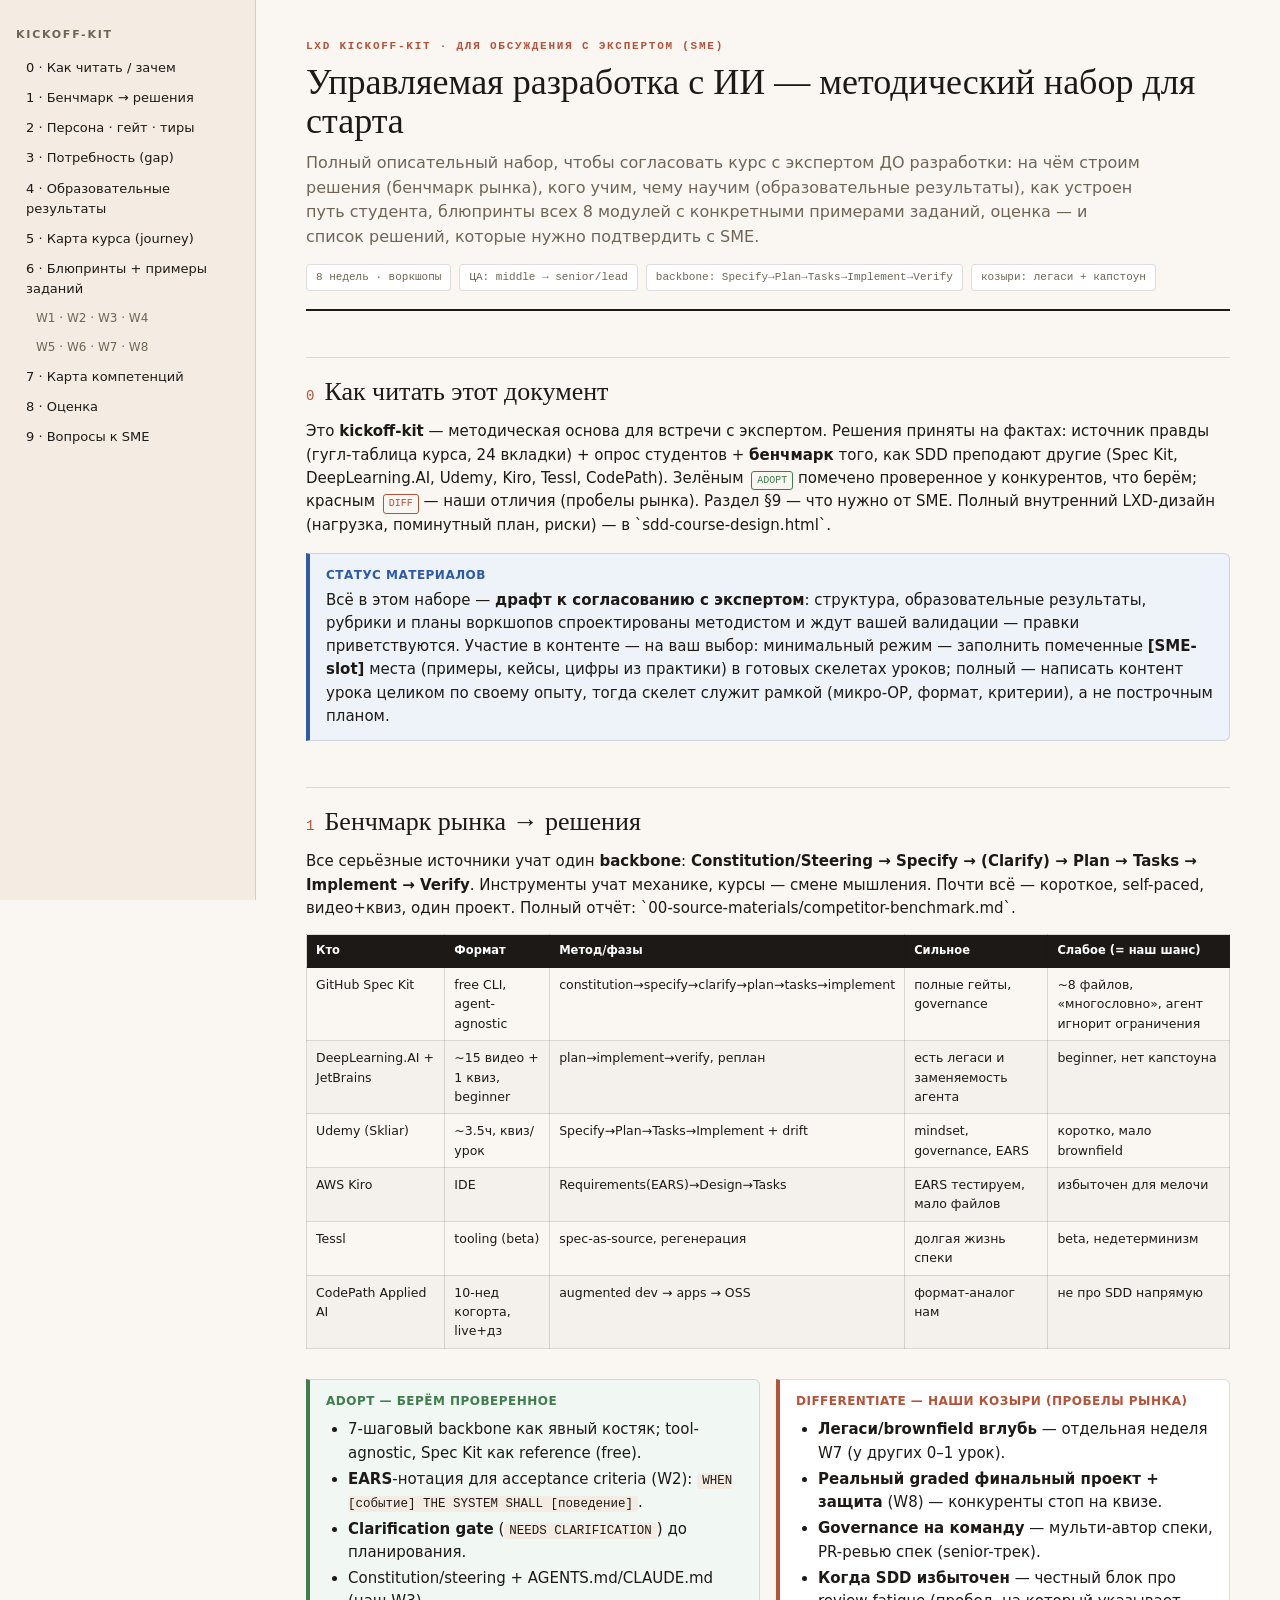
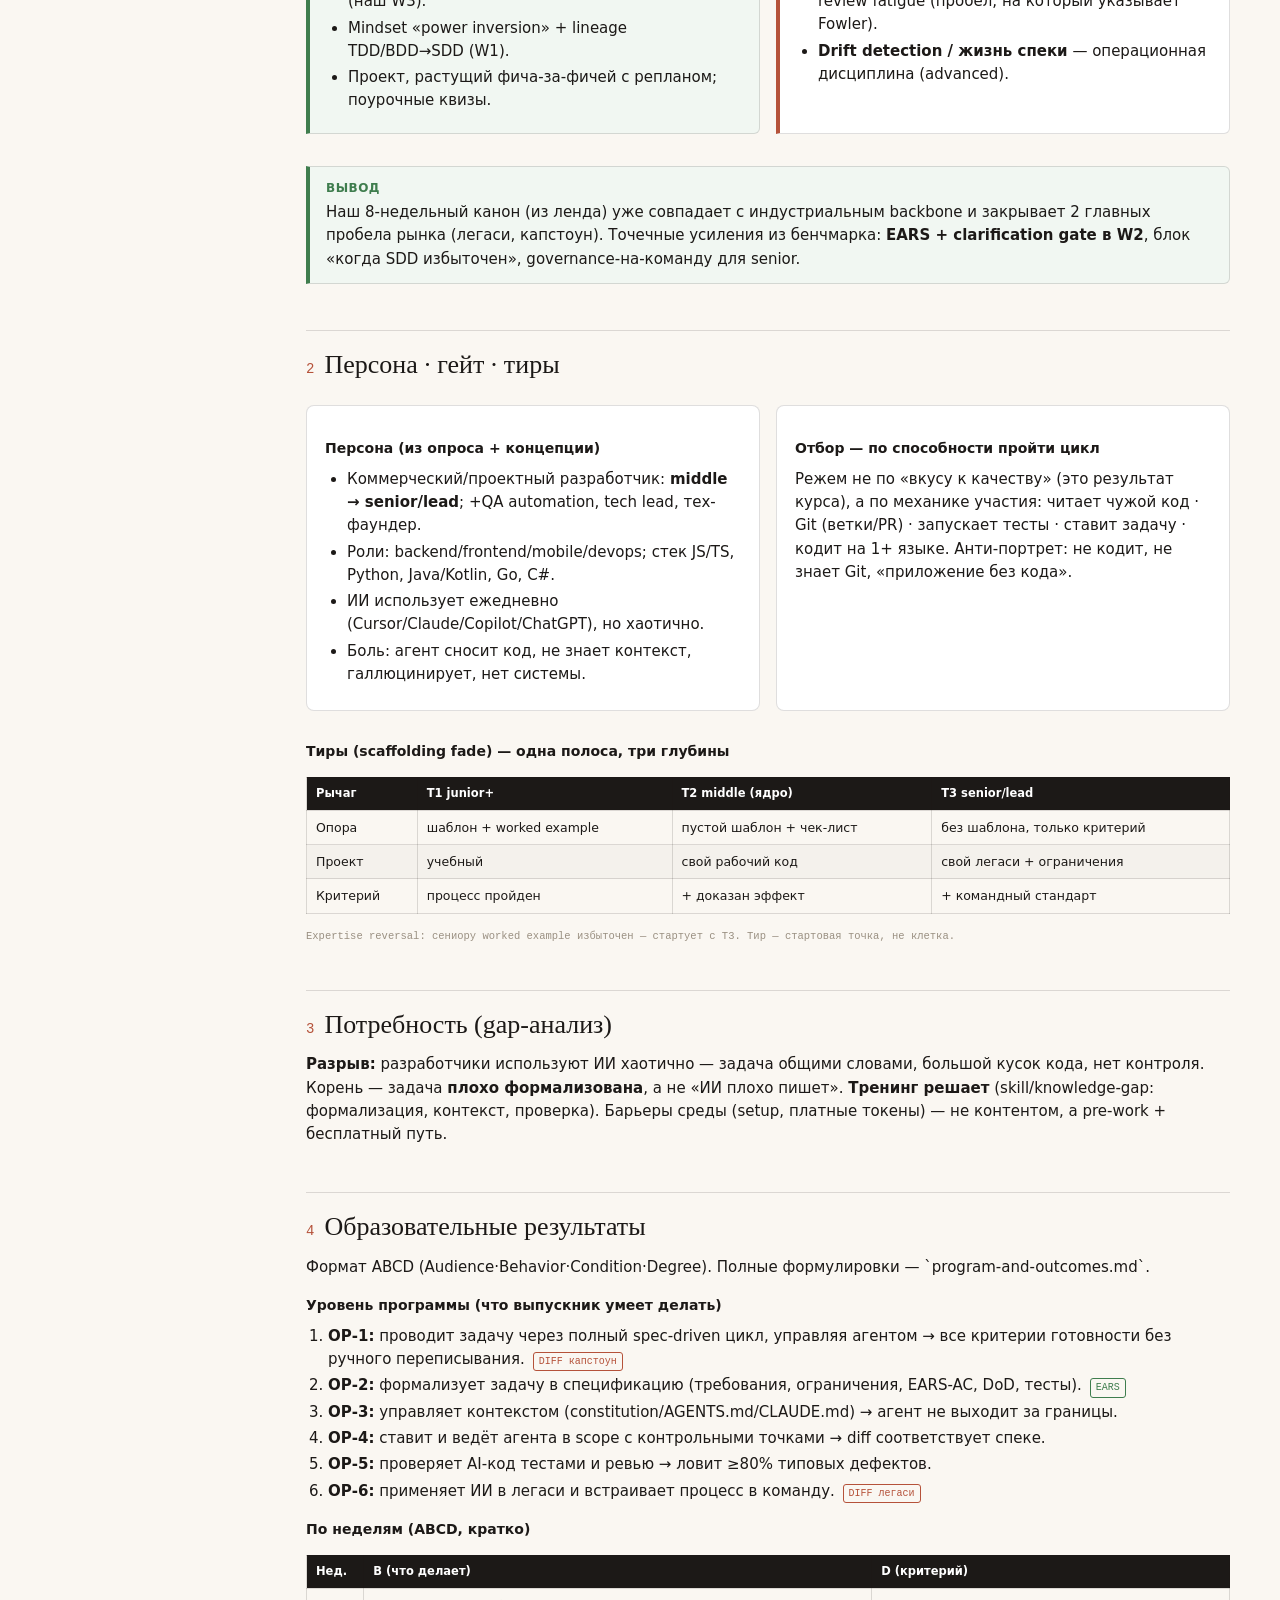
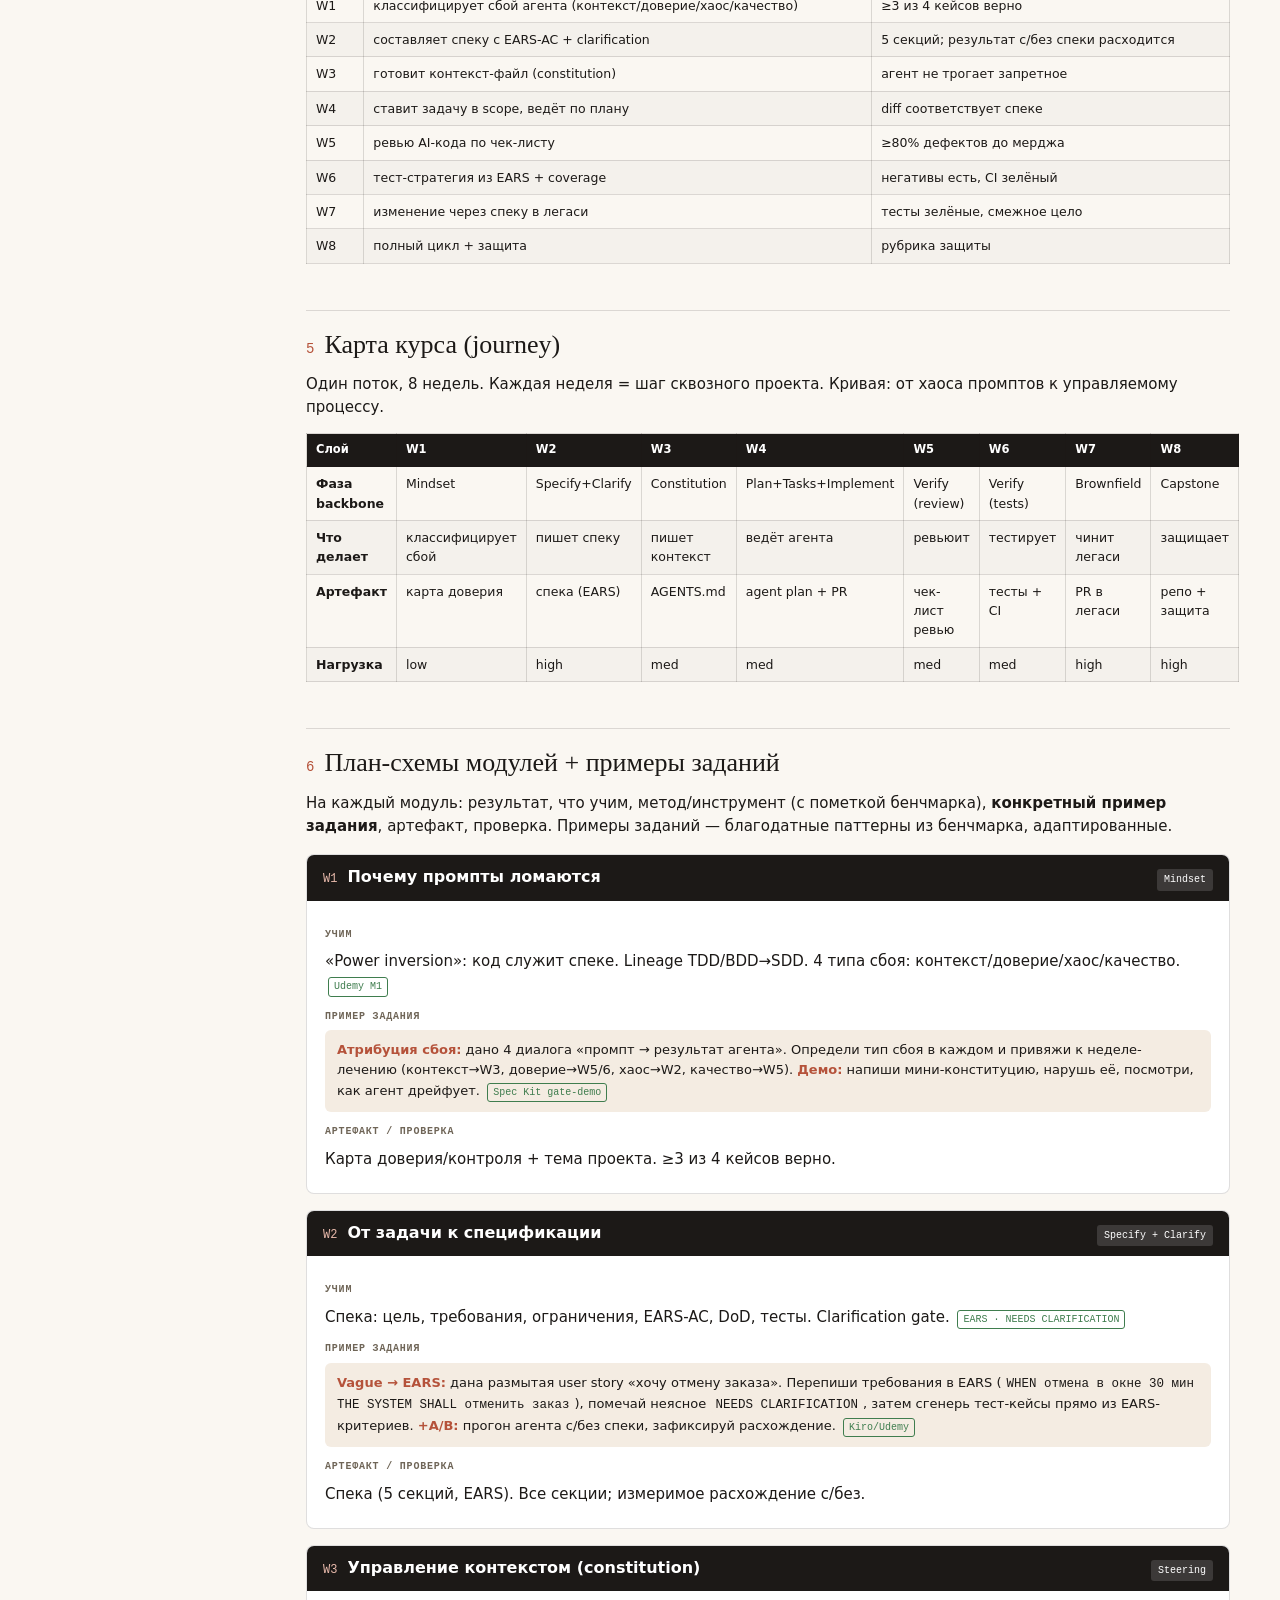
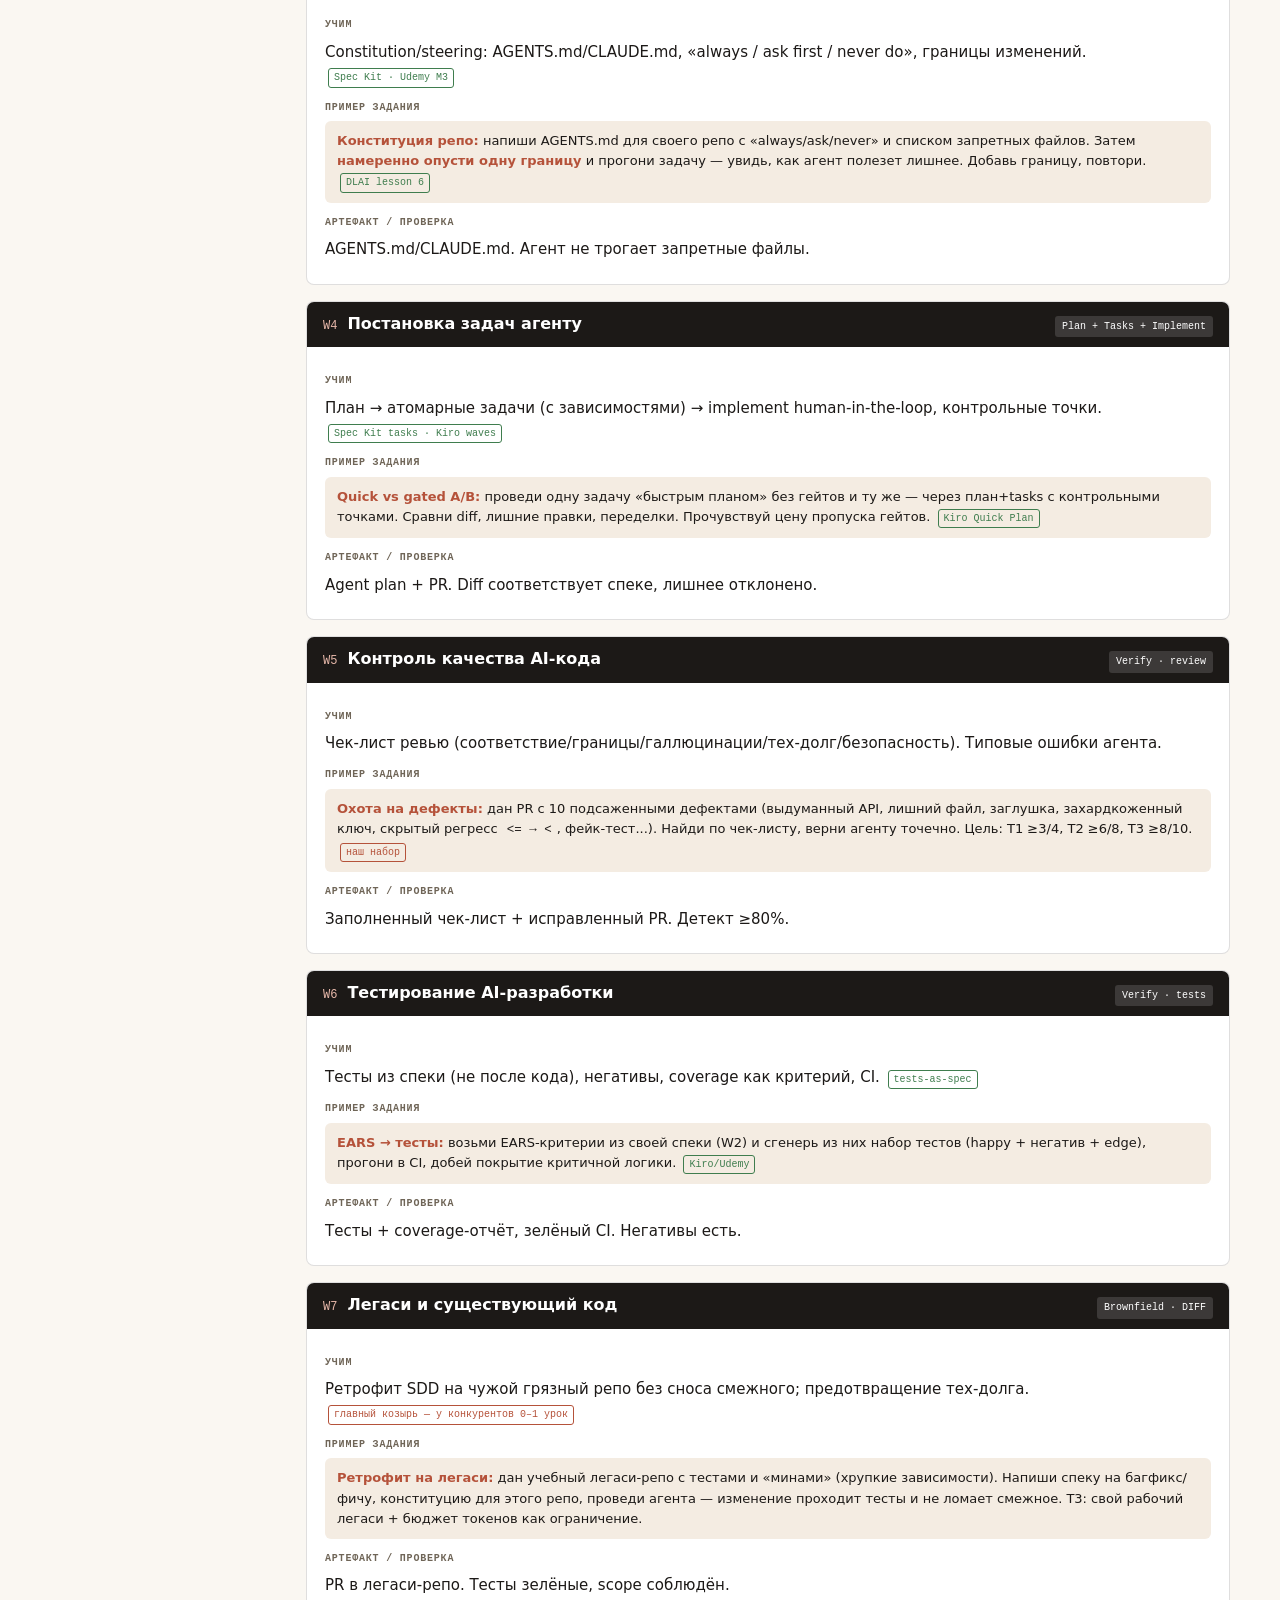
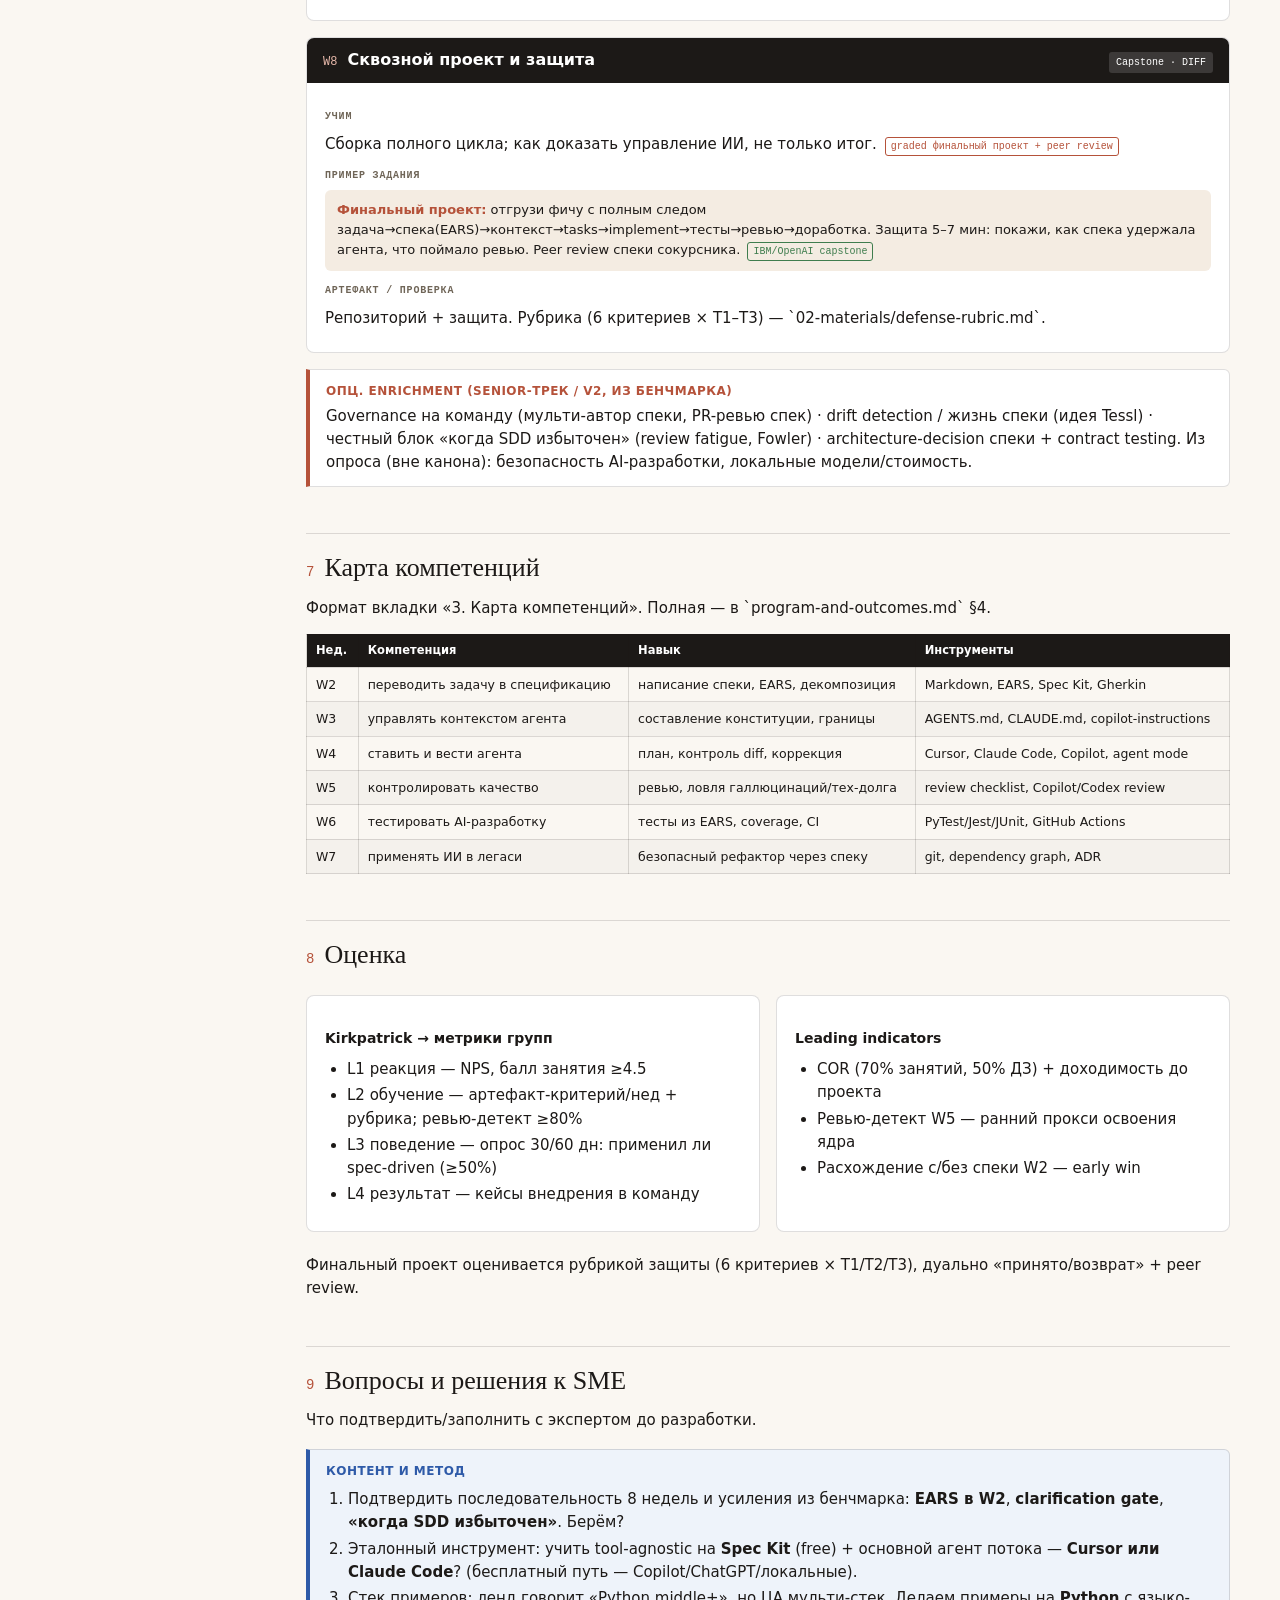
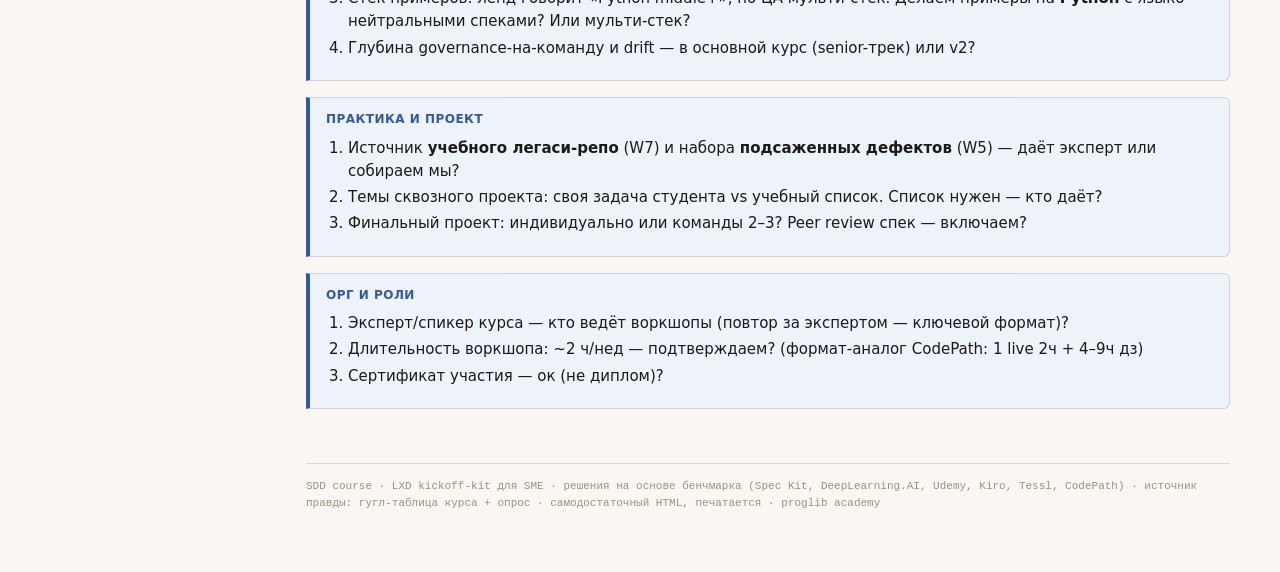
<file: sme-kickoff-kit.html>
<!DOCTYPE html>
<html lang="ru">
<head>
<meta charset="UTF-8">
<meta name="viewport" content="width=device-width, initial-scale=1.0">
<title>SDD-курс — LXD kickoff-kit для обсуждения с SME</title>
<style>
  :root{--paper:#faf7f2;--paper2:#fff;--ink:#1c1917;--muted:#6f6557;--soft:#9a9082;
    --rule:rgba(28,25,23,0.14);--accent:#b5523a;--tint:#f0ddd6;--link:#2e5aa8;--olive:#5f6b45;
    --ok:#3f7d4e;--band:#f4ece2;}
  *{box-sizing:border-box;}html{scroll-behavior:smooth;}
  body{margin:0;background:var(--paper);color:var(--ink);font-family:-apple-system,"Segoe UI",Roboto,system-ui,sans-serif;font-size:15px;line-height:1.55;}
  .wrap{display:grid;grid-template-columns:256px 1fr;max-width:1340px;margin:0 auto;}
  nav{position:sticky;top:0;align-self:start;height:100vh;overflow-y:auto;padding:26px 16px;border-right:1px solid var(--rule);background:var(--band);}
  nav h2{font-size:11px;letter-spacing:0.16em;text-transform:uppercase;color:var(--muted);margin:0 0 10px;font-weight:700;}
  nav a{display:block;color:var(--ink);text-decoration:none;font-size:13px;padding:5px 8px;border-radius:5px;border-left:2px solid transparent;}
  nav a:hover{background:rgba(181,82,58,0.08);border-left-color:var(--accent);color:var(--accent);}
  nav a.sub{padding-left:18px;font-size:12px;color:var(--muted);}
  main{padding:38px 50px 80px;min-width:0;}
  header.hd{border-bottom:2px solid var(--ink);padding-bottom:18px;}
  .eyebrow{font-family:ui-monospace,Consolas,monospace;font-size:11px;letter-spacing:0.16em;text-transform:uppercase;color:var(--accent);margin:0 0 8px;font-weight:600;}
  h1{font-family:Georgia,serif;font-weight:400;font-size:36px;line-height:1.08;margin:0 0 10px;}
  .lead{font-size:16px;color:var(--muted);max-width:82ch;}
  .meta-strip{display:flex;flex-wrap:wrap;gap:8px;margin-top:14px;}
  .chip{font-family:ui-monospace,monospace;font-size:11px;background:var(--paper2);border:1px solid var(--rule);border-radius:4px;padding:4px 9px;color:var(--muted);}
  h2.sec{font-family:Georgia,serif;font-weight:400;font-size:26px;margin:46px 0 6px;padding-top:14px;border-top:1px solid var(--rule);}
  h2.sec .n{font-family:ui-monospace,monospace;font-size:14px;color:var(--accent);margin-right:10px;}
  h3{font-size:18px;margin:24px 0 8px;}h4{font-size:14px;margin:16px 0 6px;color:var(--ink);}
  p{margin:8px 0;}ul,ol{margin:8px 0;padding-left:22px;}li{margin:3px 0;}
  code{font-family:ui-monospace,monospace;font-size:12.5px;background:var(--band);padding:1px 5px;border-radius:3px;}
  table{border-collapse:collapse;width:100%;margin:14px 0;font-size:12.5px;}
  th,td{border:1px solid var(--rule);padding:7px 9px;text-align:left;vertical-align:top;}
  th{background:var(--ink);color:#fff;font-weight:600;font-size:11.5px;}
  tbody tr:nth-child(even){background:rgba(28,25,23,0.025);}
  .callout{border:1px solid var(--rule);border-left:4px solid var(--accent);background:var(--paper2);border-radius:0 6px 6px 0;padding:12px 16px;margin:16px 0;}
  .callout.ok{border-left-color:var(--ok);background:#f1f7f2;}
  .callout.q{border-left-color:var(--link);background:#eef3fa;}
  .callout .t{font-weight:700;font-size:12px;letter-spacing:0.04em;text-transform:uppercase;color:var(--accent);margin-bottom:4px;}
  .callout.ok .t{color:var(--ok);}.callout.q .t{color:var(--link);}
  .grid2{display:grid;grid-template-columns:1fr 1fr;gap:16px;}
  .card{border:1px solid var(--rule);border-radius:8px;background:var(--paper2);padding:16px 18px;margin:14px 0;}
  .wk{border:1px solid var(--rule);border-radius:8px;background:var(--paper2);margin:16px 0;overflow:hidden;}
  .wk-h{background:var(--ink);color:#fff;padding:10px 16px;display:flex;gap:10px;align-items:baseline;flex-wrap:wrap;}
  .wk-h .w{font-family:ui-monospace,monospace;font-size:12px;color:#e8b9ab;}
  .wk-h .ttl{font-size:16px;font-weight:600;}
  .wk-h .bb{margin-left:auto;font-family:ui-monospace,monospace;font-size:10px;background:rgba(255,255,255,0.14);padding:3px 7px;border-radius:3px;}
  .wk-b{padding:14px 18px;}
  .lbl{font-family:ui-monospace,monospace;font-size:10px;letter-spacing:0.08em;text-transform:uppercase;color:var(--muted);font-weight:700;margin-top:12px;}
  .ex{background:var(--band);border-radius:6px;padding:10px 12px;margin:6px 0;font-size:13px;}
  .ex b{color:var(--accent);}
  .tag{display:inline-block;font-family:ui-monospace,monospace;font-size:10px;border:1px solid;border-radius:3px;padding:1px 5px;margin-left:3px;}
  .ad{color:var(--ok);border-color:var(--ok);}.di{color:var(--accent);border-color:var(--accent);}
  .src{font-family:ui-monospace,monospace;font-size:10.5px;color:var(--soft);}
  footer{margin-top:54px;padding-top:14px;border-top:1px solid var(--rule);font-family:ui-monospace,monospace;font-size:11px;color:var(--soft);}
  @media print{.wrap{grid-template-columns:1fr;}nav{display:none;}main{padding:0;}body{font-size:11pt;}.wk,.card,table{page-break-inside:avoid;}}
  @media(max-width:900px){.wrap{grid-template-columns:1fr;}nav{position:static;height:auto;}main{padding:22px;}.grid2{grid-template-columns:1fr;}}
</style>
</head>
<body>
<div class="wrap">
<nav>
  <h2>Kickoff-kit</h2>
  <a href="#about">0 · Как читать / зачем</a>
  <a href="#bench">1 · Бенчмарк → решения</a>
  <a href="#persona">2 · Персона · гейт · тиры</a>
  <a href="#need">3 · Потребность (gap)</a>
  <a href="#outcomes">4 · Образовательные результаты</a>
  <a href="#journey">5 · Карта курса (journey)</a>
  <a href="#blueprints">6 · Блюпринты + примеры заданий</a>
  <a href="#w1" class="sub">W1 · W2 · W3 · W4</a>
  <a href="#w5" class="sub">W5 · W6 · W7 · W8</a>
  <a href="#competency">7 · Карта компетенций</a>
  <a href="#assess">8 · Оценка</a>
  <a href="#sme">9 · Вопросы к SME</a>
</nav>
<main>
<header class="hd">
  <p class="eyebrow">LXD Kickoff-kit · для обсуждения с экспертом (SME)</p>
  <h1>Управляемая разработка с ИИ — методический набор для старта</h1>
  <p class="lead">Полный описательный набор, чтобы согласовать курс с экспертом ДО разработки: на чём строим решения (бенчмарк рынка), кого учим, чему научим (образовательные результаты), как устроен путь студента, блюпринты всех 8 модулей с конкретными примерами заданий, оценка — и список решений, которые нужно подтвердить с SME.</p>
  <div class="meta-strip">
    <span class="chip">8 недель · воркшопы</span>
    <span class="chip">ЦА: middle → senior/lead</span>
    <span class="chip">backbone: Specify→Plan→Tasks→Implement→Verify</span>
    <span class="chip">козыри: легаси + капстоун</span>
  </div>
</header>

<h2 class="sec" id="about"><span class="n">0</span>Как читать этот документ</h2>
<p>Это <b>kickoff-kit</b> — методическая основа для встречи с экспертом. Решения приняты на фактах:
источник правды (гугл-таблица курса, 24 вкладки) + опрос студентов + <b>бенчмарк</b> того, как
SDD преподают другие (Spec Kit, DeepLearning.AI, Udemy, Kiro, Tessl, CodePath). Зелёным <span class="tag ad">ADOPT</span>
помечено проверенное у конкурентов, что берём; красным <span class="tag di">DIFF</span> — наши отличия (пробелы рынка).
Раздел §9 — что нужно от SME. Полный внутренний LXD-дизайн (нагрузка, поминутный план, риски) — в `sdd-course-design.html`.</p>
<div class="callout q"><div class="t">Статус материалов</div>
Всё в этом наборе — <b>драфт к согласованию с экспертом</b>: структура, образовательные результаты,
рубрики и планы воркшопов спроектированы методистом и ждут вашей валидации — правки приветствуются.
Участие в контенте — на ваш выбор: минимальный режим — заполнить помеченные <b>[SME-slot]</b> места
(примеры, кейсы, цифры из практики) в готовых скелетах уроков; полный — написать контент урока
целиком по своему опыту, тогда скелет служит рамкой (микро-ОР, формат, критерии), а не построчным планом.</div>

<h2 class="sec" id="bench"><span class="n">1</span>Бенчмарк рынка → решения</h2>
<p>Все серьёзные источники учат один <b>backbone</b>: <b>Constitution/Steering → Specify → (Clarify) → Plan → Tasks → Implement → Verify</b>. Инструменты учат механике, курсы — смене мышления. Почти всё — короткое, self-paced, видео+квиз, один проект. Полный отчёт: `00-source-materials/competitor-benchmark.md`.</p>
<table>
<thead><tr><th>Кто</th><th>Формат</th><th>Метод/фазы</th><th>Сильное</th><th>Слабое (= наш шанс)</th></tr></thead>
<tbody>
<tr><td>GitHub Spec Kit</td><td>free CLI, agent-agnostic</td><td>constitution→specify→clarify→plan→tasks→implement</td><td>полные гейты, governance</td><td>~8 файлов, «многословно», агент игнорит ограничения</td></tr>
<tr><td>DeepLearning.AI + JetBrains</td><td>~15 видео + 1 квиз, beginner</td><td>plan→implement→verify, реплан</td><td>есть легаси и заменяемость агента</td><td>beginner, нет капстоуна</td></tr>
<tr><td>Udemy (Skliar)</td><td>~3.5ч, квиз/урок</td><td>Specify→Plan→Tasks→Implement + drift</td><td>mindset, governance, EARS</td><td>коротко, мало brownfield</td></tr>
<tr><td>AWS Kiro</td><td>IDE</td><td>Requirements(EARS)→Design→Tasks</td><td>EARS тестируем, мало файлов</td><td>избыточен для мелочи</td></tr>
<tr><td>Tessl</td><td>tooling (beta)</td><td>spec-as-source, регенерация</td><td>долгая жизнь спеки</td><td>beta, недетерминизм</td></tr>
<tr><td>CodePath Applied AI</td><td>10-нед когорта, live+дз</td><td>augmented dev → apps → OSS</td><td>формат-аналог нам</td><td>не про SDD напрямую</td></tr>
</tbody>
</table>

<div class="grid2">
<div class="callout ok"><div class="t">ADOPT — берём проверенное</div>
<ul>
<li>7-шаговый backbone как явный костяк; tool-agnostic, Spec Kit как reference (free).</li>
<li><b>EARS</b>-нотация для acceptance criteria (W2): <code>WHEN [событие] THE SYSTEM SHALL [поведение]</code>.</li>
<li><b>Clarification gate</b> (<code>NEEDS CLARIFICATION</code>) до планирования.</li>
<li>Constitution/steering + AGENTS.md/CLAUDE.md (наш W3).</li>
<li>Mindset «power inversion» + lineage TDD/BDD→SDD (W1).</li>
<li>Проект, растущий фича-за-фичей с репланом; поурочные квизы.</li>
</ul></div>
<div class="callout"><div class="t" style="color:var(--accent)">DIFFERENTIATE — наши козыри (пробелы рынка)</div>
<ul>
<li><b>Легаси/brownfield вглубь</b> — отдельная неделя W7 (у других 0–1 урок).</li>
<li><b>Реальный graded финальный проект + защита</b> (W8) — конкуренты стоп на квизе.</li>
<li><b>Governance на команду</b> — мульти-автор спеки, PR-ревью спек (senior-трек).</li>
<li><b>Когда SDD избыточен</b> — честный блок про review fatigue (пробел, на который указывает Fowler).</li>
<li><b>Drift detection / жизнь спеки</b> — операционная дисциплина (advanced).</li>
</ul></div>
</div>
<div class="callout ok"><div class="t">Вывод</div>Наш 8-недельный канон (из ленда) уже совпадает с индустриальным backbone и закрывает 2 главных пробела рынка (легаси, капстоун). Точечные усиления из бенчмарка: <b>EARS + clarification gate в W2</b>, блок «когда SDD избыточен», governance-на-команду для senior.</div>

<h2 class="sec" id="persona"><span class="n">2</span>Персона · гейт · тиры</h2>
<div class="grid2">
<div class="card"><h4>Персона (из опроса + концепции)</h4>
<ul>
<li>Коммерческий/проектный разработчик: <b>middle → senior/lead</b>; +QA automation, tech lead, тех-фаундер.</li>
<li>Роли: backend/frontend/mobile/devops; стек JS/TS, Python, Java/Kotlin, Go, C#.</li>
<li>ИИ использует ежедневно (Cursor/Claude/Copilot/ChatGPT), но хаотично.</li>
<li>Боль: агент сносит код, не знает контекст, галлюцинирует, нет системы.</li>
</ul></div>
<div class="card"><h4>Отбор — по способности пройти цикл</h4>
<p>Режем не по «вкусу к качеству» (это результат курса), а по механике участия: читает чужой код · Git (ветки/PR) · запускает тесты · ставит задачу · кодит на 1+ языке. Анти-портрет: не кодит, не знает Git, «приложение без кода».</p></div>
</div>
<h4>Тиры (scaffolding fade) — одна полоса, три глубины</h4>
<table>
<thead><tr><th>Рычаг</th><th>T1 junior+</th><th>T2 middle (ядро)</th><th>T3 senior/lead</th></tr></thead>
<tbody>
<tr><td>Опора</td><td>шаблон + worked example</td><td>пустой шаблон + чек-лист</td><td>без шаблона, только критерий</td></tr>
<tr><td>Проект</td><td>учебный</td><td>свой рабочий код</td><td>свой легаси + ограничения</td></tr>
<tr><td>Критерий</td><td>процесс пройден</td><td>+ доказан эффект</td><td>+ командный стандарт</td></tr>
</tbody></table>
<p class="src">Expertise reversal: сениору worked example избыточен — стартует с T3. Тир — стартовая точка, не клетка.</p>

<h2 class="sec" id="need"><span class="n">3</span>Потребность (gap-анализ)</h2>
<p><b>Разрыв:</b> разработчики используют ИИ хаотично — задача общими словами, большой кусок кода, нет контроля. Корень — задача <b>плохо формализована</b>, а не «ИИ плохо пишет». <b>Тренинг решает</b> (skill/knowledge-gap: формализация, контекст, проверка). Барьеры среды (setup, платные токены) — не контентом, а pre-work + бесплатный путь.</p>

<h2 class="sec" id="outcomes"><span class="n">4</span>Образовательные результаты</h2>
<p>Формат ABCD (Audience·Behavior·Condition·Degree). Полные формулировки — `program-and-outcomes.md`.</p>
<h4>Уровень программы (что выпускник умеет делать)</h4>
<ol>
<li><b>ОР-1:</b> проводит задачу через полный spec-driven цикл, управляя агентом → все критерии готовности без ручного переписывания. <span class="tag di">DIFF капстоун</span></li>
<li><b>ОР-2:</b> формализует задачу в спецификацию (требования, ограничения, EARS-AC, DoD, тесты). <span class="tag ad">EARS</span></li>
<li><b>ОР-3:</b> управляет контекстом (constitution/AGENTS.md/CLAUDE.md) → агент не выходит за границы.</li>
<li><b>ОР-4:</b> ставит и ведёт агента в scope с контрольными точками → diff соответствует спеке.</li>
<li><b>ОР-5:</b> проверяет AI-код тестами и ревью → ловит ≥80% типовых дефектов.</li>
<li><b>ОР-6:</b> применяет ИИ в легаси и встраивает процесс в команду. <span class="tag di">DIFF легаси</span></li>
</ol>
<h4>По неделям (ABCD, кратко)</h4>
<table>
<thead><tr><th>Нед.</th><th>B (что делает)</th><th>D (критерий)</th></tr></thead>
<tbody>
<tr><td>W1</td><td>классифицирует сбой агента (контекст/доверие/хаос/качество)</td><td>≥3 из 4 кейсов верно</td></tr>
<tr><td>W2</td><td>составляет спеку с EARS-AC + clarification</td><td>5 секций; результат с/без спеки расходится</td></tr>
<tr><td>W3</td><td>готовит контекст-файл (constitution)</td><td>агент не трогает запретное</td></tr>
<tr><td>W4</td><td>ставит задачу в scope, ведёт по плану</td><td>diff соответствует спеке</td></tr>
<tr><td>W5</td><td>ревью AI-кода по чек-листу</td><td>≥80% дефектов до мерджа</td></tr>
<tr><td>W6</td><td>тест-стратегия из EARS + coverage</td><td>негативы есть, CI зелёный</td></tr>
<tr><td>W7</td><td>изменение через спеку в легаси</td><td>тесты зелёные, смежное цело</td></tr>
<tr><td>W8</td><td>полный цикл + защита</td><td>рубрика защиты</td></tr>
</tbody></table>

<h2 class="sec" id="journey"><span class="n">5</span>Карта курса (journey)</h2>
<p>Один поток, 8 недель. Каждая неделя = шаг сквозного проекта. Кривая: от хаоса промптов к управляемому процессу.</p>
<table>
<thead><tr><th>Слой</th><th>W1</th><th>W2</th><th>W3</th><th>W4</th><th>W5</th><th>W6</th><th>W7</th><th>W8</th></tr></thead>
<tbody>
<tr><td><b>Фаза backbone</b></td><td>Mindset</td><td>Specify+Clarify</td><td>Constitution</td><td>Plan+Tasks+Implement</td><td>Verify (review)</td><td>Verify (tests)</td><td>Brownfield</td><td>Capstone</td></tr>
<tr><td><b>Что делает</b></td><td>классифицирует сбой</td><td>пишет спеку</td><td>пишет контекст</td><td>ведёт агента</td><td>ревьюит</td><td>тестирует</td><td>чинит легаси</td><td>защищает</td></tr>
<tr><td><b>Артефакт</b></td><td>карта доверия</td><td>спека (EARS)</td><td>AGENTS.md</td><td>agent plan + PR</td><td>чек-лист ревью</td><td>тесты + CI</td><td>PR в легаси</td><td>репо + защита</td></tr>
<tr><td><b>Нагрузка</b></td><td>low</td><td>high</td><td>med</td><td>med</td><td>med</td><td>med</td><td>high</td><td>high</td></tr>
</tbody></table>

<h2 class="sec" id="blueprints"><span class="n">6</span>План-схемы модулей + примеры заданий</h2>
<p>На каждый модуль: результат, что учим, метод/инструмент (с пометкой бенчмарка), <b>конкретный пример задания</b>, артефакт, проверка. Примеры заданий — благодатные паттерны из бенчмарка, адаптированные.</p>

<div class="wk" id="w1"><div class="wk-h"><span class="w">W1</span><span class="ttl">Почему промпты ломаются</span><span class="bb">Mindset</span></div><div class="wk-b">
<div class="lbl">Учим</div><p>«Power inversion»: код служит спеке. Lineage TDD/BDD→SDD. 4 типа сбоя: контекст/доверие/хаос/качество. <span class="tag ad">Udemy M1</span></p>
<div class="lbl">Пример задания</div>
<div class="ex"><b>Атрибуция сбоя:</b> дано 4 диалога «промпт → результат агента». Определи тип сбоя в каждом и привяжи к неделе-лечению (контекст→W3, доверие→W5/6, хаос→W2, качество→W5). <b>Демо:</b> напиши мини-конституцию, нарушь её, посмотри, как агент дрейфует. <span class="tag ad">Spec Kit gate-demo</span></div>
<div class="lbl">Артефакт / проверка</div><p>Карта доверия/контроля + тема проекта. ≥3 из 4 кейсов верно.</p>
</div></div>

<div class="wk" id="w2"><div class="wk-h"><span class="w">W2</span><span class="ttl">От задачи к спецификации</span><span class="bb">Specify + Clarify</span></div><div class="wk-b">
<div class="lbl">Учим</div><p>Спека: цель, требования, ограничения, EARS-AC, DoD, тесты. Clarification gate. <span class="tag ad">EARS · NEEDS CLARIFICATION</span></p>
<div class="lbl">Пример задания</div>
<div class="ex"><b>Vague → EARS:</b> дана размытая user story «хочу отмену заказа». Перепиши требования в EARS (<code>WHEN отмена в окне 30 мин THE SYSTEM SHALL отменить заказ</code>), помечай неясное <code>NEEDS CLARIFICATION</code>, затем сгенерь тест-кейсы прямо из EARS-критериев. <b>+A/B:</b> прогон агента с/без спеки, зафиксируй расхождение. <span class="tag ad">Kiro/Udemy</span></div>
<div class="lbl">Артефакт / проверка</div><p>Спека (5 секций, EARS). Все секции; измеримое расхождение с/без.</p>
</div></div>

<div class="wk" id="w3"><div class="wk-h"><span class="w">W3</span><span class="ttl">Управление контекстом (constitution)</span><span class="bb">Steering</span></div><div class="wk-b">
<div class="lbl">Учим</div><p>Constitution/steering: AGENTS.md/CLAUDE.md, «always / ask first / never do», границы изменений. <span class="tag ad">Spec Kit · Udemy M3</span></p>
<div class="lbl">Пример задания</div>
<div class="ex"><b>Конституция репо:</b> напиши AGENTS.md для своего репо с «always/ask/never» и списком запретных файлов. Затем <b>намеренно опусти одну границу</b> и прогони задачу — увидь, как агент полезет лишнее. Добавь границу, повтори. <span class="tag ad">DLAI lesson 6</span></div>
<div class="lbl">Артефакт / проверка</div><p>AGENTS.md/CLAUDE.md. Агент не трогает запретные файлы.</p>
</div></div>

<div class="wk" id="w4"><div class="wk-h"><span class="w">W4</span><span class="ttl">Постановка задач агенту</span><span class="bb">Plan + Tasks + Implement</span></div><div class="wk-b">
<div class="lbl">Учим</div><p>План → атомарные задачи (с зависимостями) → implement human-in-the-loop, контрольные точки. <span class="tag ad">Spec Kit tasks · Kiro waves</span></p>
<div class="lbl">Пример задания</div>
<div class="ex"><b>Quick vs gated A/B:</b> проведи одну задачу «быстрым планом» без гейтов и ту же — через план+tasks с контрольными точками. Сравни diff, лишние правки, переделки. Прочувствуй цену пропуска гейтов. <span class="tag ad">Kiro Quick Plan</span></div>
<div class="lbl">Артефакт / проверка</div><p>Agent plan + PR. Diff соответствует спеке, лишнее отклонено.</p>
</div></div>

<div class="wk" id="w5"><div class="wk-h"><span class="w">W5</span><span class="ttl">Контроль качества AI-кода</span><span class="bb">Verify · review</span></div><div class="wk-b">
<div class="lbl">Учим</div><p>Чек-лист ревью (соответствие/границы/галлюцинации/тех-долг/безопасность). Типовые ошибки агента.</p>
<div class="lbl">Пример задания</div>
<div class="ex"><b>Охота на дефекты:</b> дан PR с 10 подсаженными дефектами (выдуманный API, лишний файл, заглушка, захардкоженный ключ, скрытый регресс <code>&lt;= → &lt;</code>, фейк-тест...). Найди по чек-листу, верни агенту точечно. Цель: T1 ≥3/4, T2 ≥6/8, T3 ≥8/10. <span class="tag di">наш набор</span></div>
<div class="lbl">Артефакт / проверка</div><p>Заполненный чек-лист + исправленный PR. Детект ≥80%.</p>
</div></div>

<div class="wk" id="w6"><div class="wk-h"><span class="w">W6</span><span class="ttl">Тестирование AI-разработки</span><span class="bb">Verify · tests</span></div><div class="wk-b">
<div class="lbl">Учим</div><p>Тесты из спеки (не после кода), негативы, coverage как критерий, CI. <span class="tag ad">tests-as-spec</span></p>
<div class="lbl">Пример задания</div>
<div class="ex"><b>EARS → тесты:</b> возьми EARS-критерии из своей спеки (W2) и сгенерь из них набор тестов (happy + негатив + edge), прогони в CI, добей покрытие критичной логики. <span class="tag ad">Kiro/Udemy</span></div>
<div class="lbl">Артефакт / проверка</div><p>Тесты + coverage-отчёт, зелёный CI. Негативы есть.</p>
</div></div>

<div class="wk" id="w7"><div class="wk-h"><span class="w">W7</span><span class="ttl">Легаси и существующий код</span><span class="bb">Brownfield · DIFF</span></div><div class="wk-b">
<div class="lbl">Учим</div><p>Ретрофит SDD на чужой грязный репо без сноса смежного; предотвращение тех-долга. <span class="tag di">главный козырь — у конкурентов 0–1 урок</span></p>
<div class="lbl">Пример задания</div>
<div class="ex"><b>Ретрофит на легаси:</b> дан учебный легаси-репо с тестами и «минами» (хрупкие зависимости). Напиши спеку на багфикс/фичу, конституцию для этого репо, проведи агента — изменение проходит тесты и не ломает смежное. T3: свой рабочий легаси + бюджет токенов как ограничение.</div>
<div class="lbl">Артефакт / проверка</div><p>PR в легаси-репо. Тесты зелёные, scope соблюдён.</p>
</div></div>

<div class="wk" id="w8"><div class="wk-h"><span class="w">W8</span><span class="ttl">Сквозной проект и защита</span><span class="bb">Capstone · DIFF</span></div><div class="wk-b">
<div class="lbl">Учим</div><p>Сборка полного цикла; как доказать управление ИИ, не только итог. <span class="tag di">graded финальный проект + peer review</span></p>
<div class="lbl">Пример задания</div>
<div class="ex"><b>Финальный проект:</b> отгрузи фичу с полным следом задача→спека(EARS)→контекст→tasks→implement→тесты→ревью→доработка. Защита 5–7 мин: покажи, как спека удержала агента, что поймало ревью. Peer review спеки сокурсника. <span class="tag ad">IBM/OpenAI capstone</span></div>
<div class="lbl">Артефакт / проверка</div><p>Репозиторий + защита. Рубрика (6 критериев × T1–T3) — `02-materials/defense-rubric.md`.</p>
</div></div>

<div class="callout"><div class="t">Опц. enrichment (senior-трек / v2, из бенчмарка)</div>
Governance на команду (мульти-автор спеки, PR-ревью спек) · drift detection / жизнь спеки (идея Tessl) ·
честный блок «когда SDD избыточен» (review fatigue, Fowler) · architecture-decision спеки + contract testing.
Из опроса (вне канона): безопасность AI-разработки, локальные модели/стоимость.</div>

<h2 class="sec" id="competency"><span class="n">7</span>Карта компетенций</h2>
<p>Формат вкладки «3. Карта компетенций». Полная — в `program-and-outcomes.md` §4.</p>
<table>
<thead><tr><th>Нед.</th><th>Компетенция</th><th>Навык</th><th>Инструменты</th></tr></thead>
<tbody>
<tr><td>W2</td><td>переводить задачу в спецификацию</td><td>написание спеки, EARS, декомпозиция</td><td>Markdown, EARS, Spec Kit, Gherkin</td></tr>
<tr><td>W3</td><td>управлять контекстом агента</td><td>составление конституции, границы</td><td>AGENTS.md, CLAUDE.md, copilot-instructions</td></tr>
<tr><td>W4</td><td>ставить и вести агента</td><td>план, контроль diff, коррекция</td><td>Cursor, Claude Code, Copilot, agent mode</td></tr>
<tr><td>W5</td><td>контролировать качество</td><td>ревью, ловля галлюцинаций/тех-долга</td><td>review checklist, Copilot/Codex review</td></tr>
<tr><td>W6</td><td>тестировать AI-разработку</td><td>тесты из EARS, coverage, CI</td><td>PyTest/Jest/JUnit, GitHub Actions</td></tr>
<tr><td>W7</td><td>применять ИИ в легаси</td><td>безопасный рефактор через спеку</td><td>git, dependency graph, ADR</td></tr>
</tbody></table>

<h2 class="sec" id="assess"><span class="n">8</span>Оценка</h2>
<div class="grid2">
<div class="card"><h4>Kirkpatrick → метрики групп</h4>
<ul>
<li>L1 реакция — NPS, балл занятия ≥4.5</li>
<li>L2 обучение — артефакт-критерий/нед + рубрика; ревью-детект ≥80%</li>
<li>L3 поведение — опрос 30/60 дн: применил ли spec-driven (≥50%)</li>
<li>L4 результат — кейсы внедрения в команду</li>
</ul></div>
<div class="card"><h4>Leading indicators</h4>
<ul>
<li>COR (70% занятий, 50% ДЗ) + доходимость до проекта</li>
<li>Ревью-детект W5 — ранний прокси освоения ядра</li>
<li>Расхождение с/без спеки W2 — early win</li>
</ul></div>
</div>
<p>Финальный проект оценивается рубрикой защиты (6 критериев × T1/T2/T3), дуально «принято/возврат» + peer review.</p>

<h2 class="sec" id="sme"><span class="n">9</span>Вопросы и решения к SME</h2>
<p>Что подтвердить/заполнить с экспертом до разработки.</p>
<div class="callout q"><div class="t">Контент и метод</div>
<ol>
<li>Подтвердить последовательность 8 недель и усиления из бенчмарка: <b>EARS в W2</b>, <b>clarification gate</b>, <b>«когда SDD избыточен»</b>. Берём?</li>
<li>Эталонный инструмент: учить tool-agnostic на <b>Spec Kit</b> (free) + основной агент потока — <b>Cursor или Claude Code</b>? (бесплатный путь — Copilot/ChatGPT/локальные).</li>
<li>Стек примеров: ленд говорит «Python middle+», но ЦА мульти-стек. Делаем примеры на <b>Python</b> с языко-нейтральными спеками? Или мульти-стек?</li>
<li>Глубина governance-на-команду и drift — в основной курс (senior-трек) или v2?</li>
</ol></div>
<div class="callout q"><div class="t">Практика и проект</div>
<ol>
<li>Источник <b>учебного легаси-репо</b> (W7) и набора <b>подсаженных дефектов</b> (W5) — даёт эксперт или собираем мы?</li>
<li>Темы сквозного проекта: своя задача студента vs учебный список. Список нужен — кто даёт?</li>
<li>Финальный проект: индивидуально или команды 2–3? Peer review спек — включаем?</li>
</ol></div>
<div class="callout q"><div class="t">Орг и роли</div>
<ol>
<li>Эксперт/спикер курса — кто ведёт воркшопы (повтор за экспертом — ключевой формат)?</li>
<li>Длительность воркшопа: ~2 ч/нед — подтверждаем? (формат-аналог CodePath: 1 live 2ч + 4–9ч дз)</li>
<li>Сертификат участия — ок (не диплом)?</li>
</ol></div>

<footer>
SDD course · LXD kickoff-kit для SME · решения на основе бенчмарка (Spec Kit, DeepLearning.AI, Udemy, Kiro, Tessl, CodePath) ·
источник правды: гугл-таблица курса + опрос · самодостаточный HTML, печатается · proglib academy
</footer>
</main>
</div>
</body>
</html>
</file>
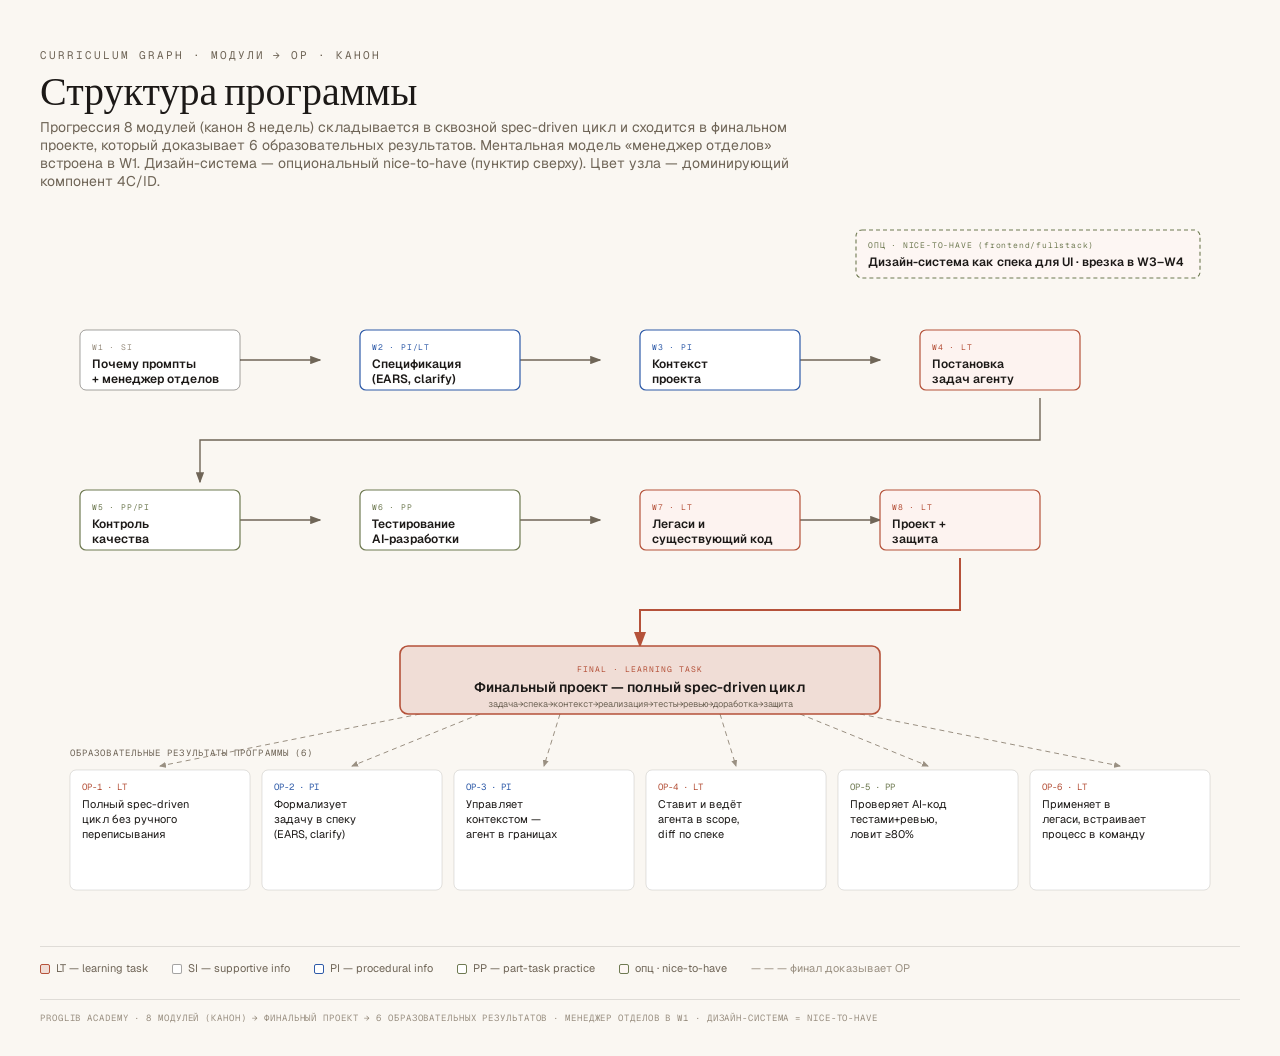
<file: 04-visuals/graph.html>
<!DOCTYPE html>
<html lang="ru">
<head>
<meta charset="UTF-8">
<meta name="viewport" content="width=device-width, initial-scale=1.0">
<title>Граф программы — модули → образовательные результаты</title>
<link href="https://fonts.googleapis.com/css2?family=Instrument+Serif:ital@0;1&family=Geist:wght@400;500;600&family=Geist+Mono:wght@400;500;600&display=swap" rel="stylesheet">
<style>
  :root{
    --paper:#faf7f2; --paper2:#ffffff; --ink:#1c1917; --muted:#6f6557;
    --soft:#9a9082; --rule:rgba(28,25,23,0.12); --accent:#b5523a;
    --accent-tint:#f0ddd6; --link:#2e5aa8; --olive:#6f7a52;
  }
  *{box-sizing:border-box;}
  body{ margin:0; background:var(--paper); color:var(--ink);
    font-family:"Geist","Segoe UI",system-ui,sans-serif; padding:48px 40px 32px;}
  .eyebrow{ font-family:"Geist Mono",monospace; font-size:11px; letter-spacing:0.18em;
    text-transform:uppercase; color:var(--muted); margin:0 0 8px;}
  h1{ font-family:"Instrument Serif",Georgia,serif; font-weight:400; font-size:40px;
    line-height:1.05; margin:0 0 6px;}
  .sub{ color:var(--muted); font-size:14px; margin:0 0 20px; max-width:780px;}
  svg{ width:100%; height:auto; display:block; }
  .legend{ display:flex; gap:24px; flex-wrap:wrap; margin-top:16px; padding-top:14px;
    border-top:1px solid var(--rule); font-size:11px; color:var(--muted);}
  .chip{ display:inline-block; width:10px; height:10px; border-radius:2px; vertical-align:middle;
    margin-right:6px; border:1px solid;}
  footer{ margin-top:24px; padding-top:12px; border-top:1px solid var(--rule);
    font-family:"Geist Mono",monospace; font-size:9px; letter-spacing:0.1em;
    color:var(--soft); text-transform:uppercase;}
</style>
</head>
<body>
  <p class="eyebrow">Curriculum graph · модули → ОР · канон</p>
  <h1>Структура программы</h1>
  <p class="sub">Прогрессия 8 модулей (канон 8 недель) складывается в сквозной spec-driven цикл и сходится в финальном проекте, который доказывает 6 образовательных результатов. Ментальная модель «менеджер отделов» встроена в W1. Дизайн-система — опциональный nice-to-have (пунктир сверху). Цвет узла — доминирующий компонент 4C/ID.</p>

  <svg viewBox="0 0 1200 720" role="img" aria-label="Граф программы">
    <defs>
      <marker id="arrow" markerWidth="8" markerHeight="6" refX="7" refY="3" orient="auto">
        <polygon points="0 0, 8 3, 0 6" fill="#6f6557"/>
      </marker>
      <marker id="arrow-accent" markerWidth="8" markerHeight="6" refX="7" refY="3" orient="auto">
        <polygon points="0 0, 8 3, 0 6" fill="#b5523a"/>
      </marker>
      <marker id="arrow-soft" markerWidth="7" markerHeight="6" refX="6" refY="3" orient="auto">
        <polygon points="0 0, 7 3, 0 6" fill="#9a9082"/>
      </marker>
    </defs>
    <rect width="100%" height="100%" fill="#faf7f2"/>

    <!-- optional design-system node (nice-to-have) -->
    <rect x="816" y="20" width="344" height="48" rx="6" fill="#fdf6f3" stroke="#6f7a52" stroke-width="1.1" stroke-dasharray="4,3"/>
    <text x="828" y="38" font-family="'Geist Mono',monospace" font-size="8" letter-spacing="0.1em" fill="#6f7a52">ОПЦ · NICE-TO-HAVE (frontend/fullstack)</text>
    <text x="828" y="56" font-family="Geist,sans-serif" font-size="12" font-weight="600" fill="#1c1917">Дизайн-система как спека для UI · врезка в W3–W4</text>

    <!-- spine arrows -->
    <line x1="200" y1="150" x2="280" y2="150" stroke="#6f6557" stroke-width="1.4" marker-end="url(#arrow)"/>
    <line x1="480" y1="150" x2="560" y2="150" stroke="#6f6557" stroke-width="1.4" marker-end="url(#arrow)"/>
    <line x1="760" y1="150" x2="840" y2="150" stroke="#6f6557" stroke-width="1.4" marker-end="url(#arrow)"/>
    <path d="M 1000 188 L 1000 230 L 160 230 L 160 272" fill="none" stroke="#6f6557" stroke-width="1.4" marker-end="url(#arrow)"/>
    <line x1="200" y1="310" x2="280" y2="310" stroke="#6f6557" stroke-width="1.4" marker-end="url(#arrow)"/>
    <line x1="480" y1="310" x2="560" y2="310" stroke="#6f6557" stroke-width="1.4" marker-end="url(#arrow)"/>
    <line x1="760" y1="310" x2="840" y2="310" stroke="#6f6557" stroke-width="1.4" marker-end="url(#arrow)"/>
    <path d="M 920 348 L 920 400 L 600 400 L 600 436" fill="none" stroke="#b5523a" stroke-width="2" marker-end="url(#arrow-accent)"/>

    <!-- final → 6 outcomes (dashed) -->
    <line x1="380" y1="504" x2="120" y2="556" stroke="#9a9082" stroke-width="1" stroke-dasharray="5,4" marker-end="url(#arrow-soft)"/>
    <line x1="440" y1="504" x2="312" y2="556" stroke="#9a9082" stroke-width="1" stroke-dasharray="5,4" marker-end="url(#arrow-soft)"/>
    <line x1="520" y1="504" x2="504" y2="556" stroke="#9a9082" stroke-width="1" stroke-dasharray="5,4" marker-end="url(#arrow-soft)"/>
    <line x1="680" y1="504" x2="696" y2="556" stroke="#9a9082" stroke-width="1" stroke-dasharray="5,4" marker-end="url(#arrow-soft)"/>
    <line x1="760" y1="504" x2="888" y2="556" stroke="#9a9082" stroke-width="1" stroke-dasharray="5,4" marker-end="url(#arrow-soft)"/>
    <line x1="820" y1="504" x2="1080" y2="556" stroke="#9a9082" stroke-width="1" stroke-dasharray="5,4" marker-end="url(#arrow-soft)"/>

    <!-- W1 SI (+ менеджер отделов) -->
    <rect x="40" y="120" width="160" height="60" rx="6" fill="#ffffff" stroke="rgba(28,25,23,0.4)" stroke-width="1"/>
    <text x="52" y="140" font-family="'Geist Mono',monospace" font-size="8" letter-spacing="0.1em" fill="#9a9082">W1 · SI</text>
    <text x="52" y="158" font-family="Geist,sans-serif" font-size="12" font-weight="600" fill="#1c1917">Почему промпты</text>
    <text x="52" y="173" font-family="Geist,sans-serif" font-size="12" font-weight="600" fill="#1c1917">+ менеджер отделов</text>

    <!-- W2 PI/LT -->
    <rect x="320" y="120" width="160" height="60" rx="6" fill="#ffffff" stroke="#2e5aa8" stroke-width="1.2"/>
    <text x="332" y="140" font-family="'Geist Mono',monospace" font-size="8" letter-spacing="0.1em" fill="#2e5aa8">W2 · PI/LT</text>
    <text x="332" y="158" font-family="Geist,sans-serif" font-size="12" font-weight="600" fill="#1c1917">Спецификация</text>
    <text x="332" y="173" font-family="Geist,sans-serif" font-size="12" font-weight="600" fill="#1c1917">(EARS, clarify)</text>

    <!-- W3 PI -->
    <rect x="600" y="120" width="160" height="60" rx="6" fill="#ffffff" stroke="#2e5aa8" stroke-width="1.2"/>
    <text x="612" y="140" font-family="'Geist Mono',monospace" font-size="8" letter-spacing="0.1em" fill="#2e5aa8">W3 · PI</text>
    <text x="612" y="158" font-family="Geist,sans-serif" font-size="12" font-weight="600" fill="#1c1917">Контекст</text>
    <text x="612" y="173" font-family="Geist,sans-serif" font-size="12" font-weight="600" fill="#1c1917">проекта</text>

    <!-- W4 LT -->
    <rect x="880" y="120" width="160" height="60" rx="6" fill="#fdf3f0" stroke="#b5523a" stroke-width="1.2"/>
    <text x="892" y="140" font-family="'Geist Mono',monospace" font-size="8" letter-spacing="0.1em" fill="#b5523a">W4 · LT</text>
    <text x="892" y="158" font-family="Geist,sans-serif" font-size="12" font-weight="600" fill="#1c1917">Постановка</text>
    <text x="892" y="173" font-family="Geist,sans-serif" font-size="12" font-weight="600" fill="#1c1917">задач агенту</text>

    <!-- W5 PP/PI -->
    <rect x="40" y="280" width="160" height="60" rx="6" fill="#ffffff" stroke="#6f7a52" stroke-width="1.2"/>
    <text x="52" y="300" font-family="'Geist Mono',monospace" font-size="8" letter-spacing="0.1em" fill="#6f7a52">W5 · PP/PI</text>
    <text x="52" y="318" font-family="Geist,sans-serif" font-size="12" font-weight="600" fill="#1c1917">Контроль</text>
    <text x="52" y="333" font-family="Geist,sans-serif" font-size="12" font-weight="600" fill="#1c1917">качества</text>

    <!-- W6 PP (тестирование) -->
    <rect x="320" y="280" width="160" height="60" rx="6" fill="#ffffff" stroke="#6f7a52" stroke-width="1.2"/>
    <text x="332" y="300" font-family="'Geist Mono',monospace" font-size="8" letter-spacing="0.1em" fill="#6f7a52">W6 · PP</text>
    <text x="332" y="318" font-family="Geist,sans-serif" font-size="12" font-weight="600" fill="#1c1917">Тестирование</text>
    <text x="332" y="333" font-family="Geist,sans-serif" font-size="12" font-weight="600" fill="#1c1917">AI-разработки</text>

    <!-- W7 LT (легаси) -->
    <rect x="600" y="280" width="160" height="60" rx="6" fill="#fdf3f0" stroke="#b5523a" stroke-width="1.2"/>
    <text x="612" y="300" font-family="'Geist Mono',monospace" font-size="8" letter-spacing="0.1em" fill="#b5523a">W7 · LT</text>
    <text x="612" y="318" font-family="Geist,sans-serif" font-size="12" font-weight="600" fill="#1c1917">Легаси и</text>
    <text x="612" y="333" font-family="Geist,sans-serif" font-size="12" font-weight="600" fill="#1c1917">существующий код</text>

    <!-- W8 LT (проект+защита) -->
    <rect x="840" y="280" width="160" height="60" rx="6" fill="#fdf3f0" stroke="#b5523a" stroke-width="1.2"/>
    <text x="852" y="300" font-family="'Geist Mono',monospace" font-size="8" letter-spacing="0.1em" fill="#b5523a">W8 · LT</text>
    <text x="852" y="318" font-family="Geist,sans-serif" font-size="12" font-weight="600" fill="#1c1917">Проект +</text>
    <text x="852" y="333" font-family="Geist,sans-serif" font-size="12" font-weight="600" fill="#1c1917">защита</text>

    <!-- final project -->
    <rect x="360" y="436" width="480" height="68" rx="8" fill="#f0ddd6" stroke="#b5523a" stroke-width="1.6"/>
    <text x="600" y="462" font-family="'Geist Mono',monospace" font-size="8" letter-spacing="0.12em" fill="#b5523a" text-anchor="middle">FINAL · LEARNING TASK</text>
    <text x="600" y="482" font-family="Geist,sans-serif" font-size="14" font-weight="600" fill="#1c1917" text-anchor="middle">Финальный проект — полный spec-driven цикл</text>
    <text x="600" y="497" font-family="'Geist Mono',monospace" font-size="9" fill="#6f6557" text-anchor="middle">задача→спека→контекст→реализация→тесты→ревью→доработка→защита</text>

    <!-- outcomes band: 6 -->
    <text x="30" y="546" font-family="'Geist Mono',monospace" font-size="9" letter-spacing="0.12em" fill="#6f6557">ОБРАЗОВАТЕЛЬНЫЕ РЕЗУЛЬТАТЫ ПРОГРАММЫ (6)</text>

    <rect x="30" y="560" width="180" height="120" rx="6" fill="#ffffff" stroke="rgba(28,25,23,0.12)" stroke-width="1"/>
    <text x="42" y="580" font-family="'Geist Mono',monospace" font-size="9" fill="#b5523a">ОР-1 · LT</text>
    <text x="42" y="598" font-family="Geist,sans-serif" font-size="11" fill="#1c1917">Полный spec-driven</text>
    <text x="42" y="613" font-family="Geist,sans-serif" font-size="11" fill="#1c1917">цикл без ручного</text>
    <text x="42" y="628" font-family="Geist,sans-serif" font-size="11" fill="#1c1917">переписывания</text>

    <rect x="222" y="560" width="180" height="120" rx="6" fill="#ffffff" stroke="rgba(28,25,23,0.12)" stroke-width="1"/>
    <text x="234" y="580" font-family="'Geist Mono',monospace" font-size="9" fill="#2e5aa8">ОР-2 · PI</text>
    <text x="234" y="598" font-family="Geist,sans-serif" font-size="11" fill="#1c1917">Формализует</text>
    <text x="234" y="613" font-family="Geist,sans-serif" font-size="11" fill="#1c1917">задачу в спеку</text>
    <text x="234" y="628" font-family="Geist,sans-serif" font-size="11" fill="#1c1917">(EARS, clarify)</text>

    <rect x="414" y="560" width="180" height="120" rx="6" fill="#ffffff" stroke="rgba(28,25,23,0.12)" stroke-width="1"/>
    <text x="426" y="580" font-family="'Geist Mono',monospace" font-size="9" fill="#2e5aa8">ОР-3 · PI</text>
    <text x="426" y="598" font-family="Geist,sans-serif" font-size="11" fill="#1c1917">Управляет</text>
    <text x="426" y="613" font-family="Geist,sans-serif" font-size="11" fill="#1c1917">контекстом —</text>
    <text x="426" y="628" font-family="Geist,sans-serif" font-size="11" fill="#1c1917">агент в границах</text>

    <rect x="606" y="560" width="180" height="120" rx="6" fill="#ffffff" stroke="rgba(28,25,23,0.12)" stroke-width="1"/>
    <text x="618" y="580" font-family="'Geist Mono',monospace" font-size="9" fill="#b5523a">ОР-4 · LT</text>
    <text x="618" y="598" font-family="Geist,sans-serif" font-size="11" fill="#1c1917">Ставит и ведёт</text>
    <text x="618" y="613" font-family="Geist,sans-serif" font-size="11" fill="#1c1917">агента в scope,</text>
    <text x="618" y="628" font-family="Geist,sans-serif" font-size="11" fill="#1c1917">diff по спеке</text>

    <rect x="798" y="560" width="180" height="120" rx="6" fill="#ffffff" stroke="rgba(28,25,23,0.12)" stroke-width="1"/>
    <text x="810" y="580" font-family="'Geist Mono',monospace" font-size="9" fill="#6f7a52">ОР-5 · PP</text>
    <text x="810" y="598" font-family="Geist,sans-serif" font-size="11" fill="#1c1917">Проверяет AI-код</text>
    <text x="810" y="613" font-family="Geist,sans-serif" font-size="11" fill="#1c1917">тестами+ревью,</text>
    <text x="810" y="628" font-family="Geist,sans-serif" font-size="11" fill="#1c1917">ловит ≥80%</text>

    <rect x="990" y="560" width="180" height="120" rx="6" fill="#ffffff" stroke="rgba(28,25,23,0.12)" stroke-width="1"/>
    <text x="1002" y="580" font-family="'Geist Mono',monospace" font-size="9" fill="#b5523a">ОР-6 · LT</text>
    <text x="1002" y="598" font-family="Geist,sans-serif" font-size="11" fill="#1c1917">Применяет в</text>
    <text x="1002" y="613" font-family="Geist,sans-serif" font-size="11" fill="#1c1917">легаси, встраивает</text>
    <text x="1002" y="628" font-family="Geist,sans-serif" font-size="11" fill="#1c1917">процесс в команду</text>
  </svg>

  <div class="legend">
    <span><span class="chip" style="background:#f0ddd6;border-color:#b5523a;"></span>LT — learning task</span>
    <span><span class="chip" style="background:#fff;border-color:rgba(28,25,23,0.4);"></span>SI — supportive info</span>
    <span><span class="chip" style="background:#fff;border-color:#2e5aa8;"></span>PI — procedural info</span>
    <span><span class="chip" style="background:#fff;border-color:#6f7a52;"></span>PP — part-task practice</span>
    <span><span class="chip" style="background:#fdf6f3;border-color:#6f7a52;"></span>опц · nice-to-have</span>
    <span style="color:var(--soft);">— — — финал доказывает ОР</span>
  </div>

  <footer>Proglib Academy · 8 модулей (канон) → финальный проект → 6 образовательных результатов · менеджер отделов в W1 · дизайн-система = nice-to-have</footer>
</body>
</html>
</file>
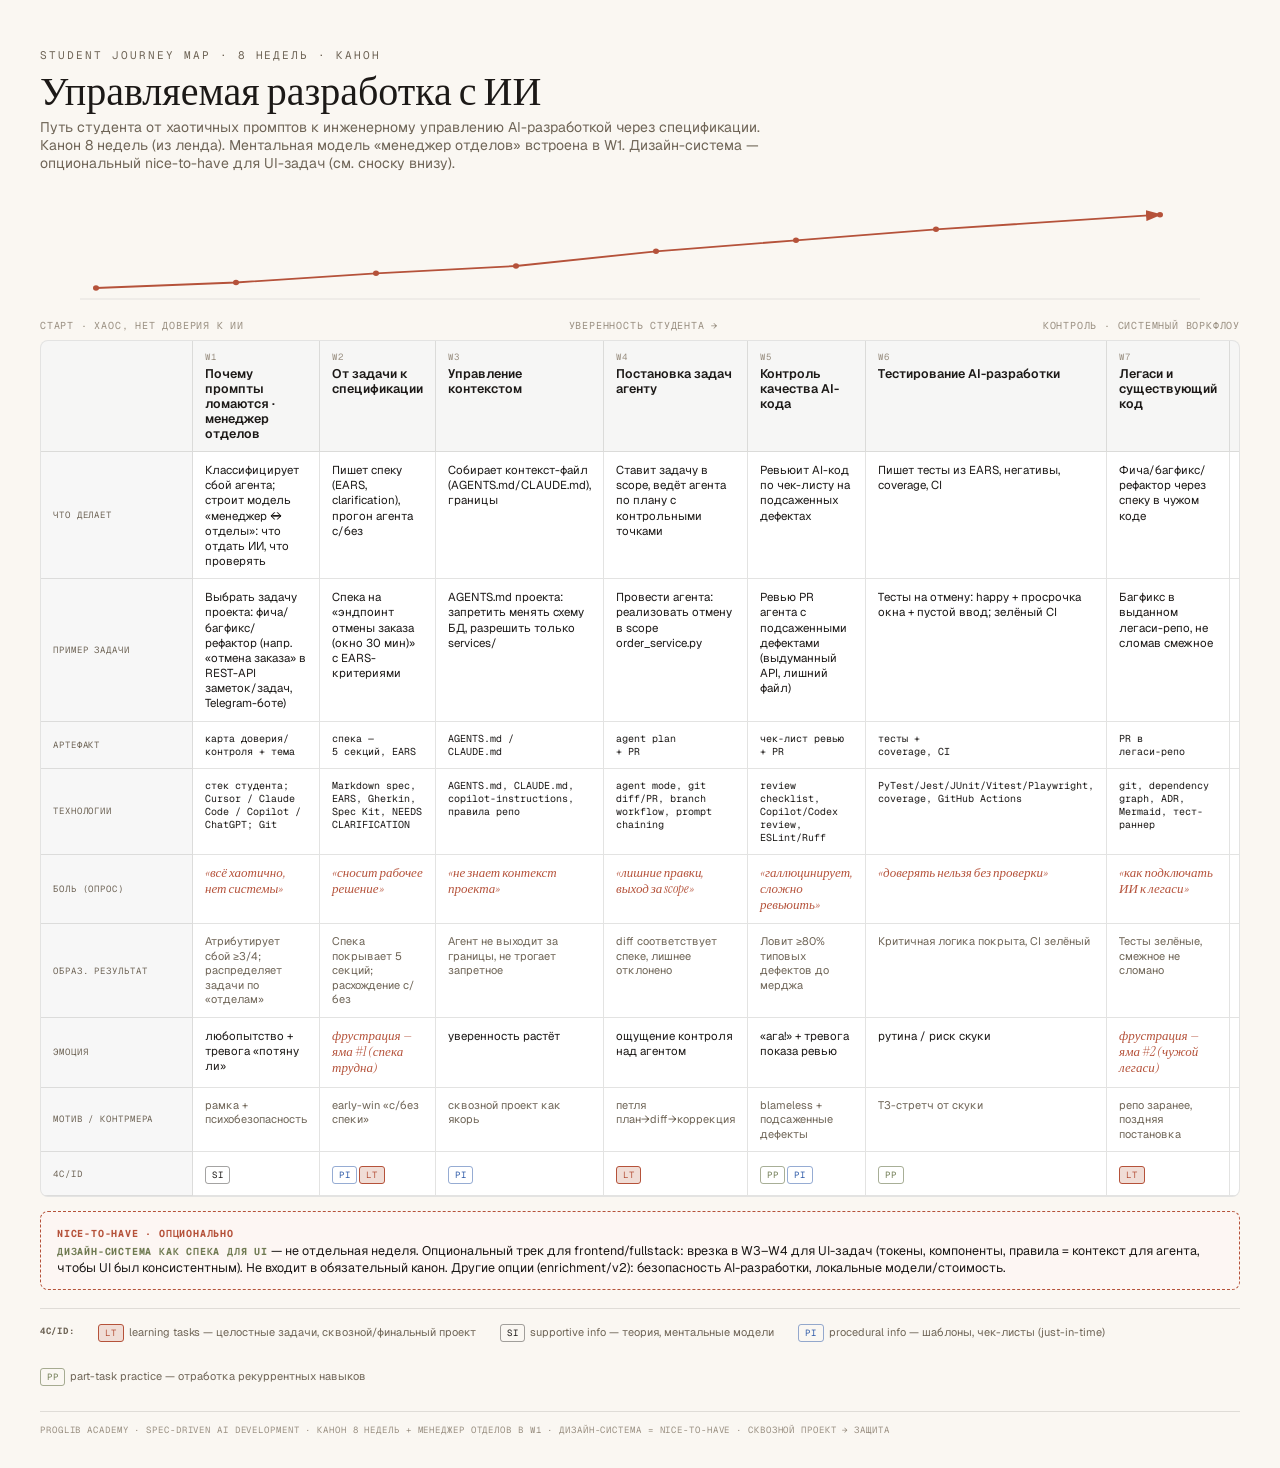
<file: 04-visuals/sjm.html>
<!DOCTYPE html>
<html lang="ru">
<head>
<meta charset="UTF-8">
<meta name="viewport" content="width=device-width, initial-scale=1.0">
<title>Student Journey Map — Управляемая разработка с ИИ</title>
<link href="https://fonts.googleapis.com/css2?family=Instrument+Serif:ital@0;1&family=Geist:wght@400;500;600&family=Geist+Mono:wght@400;500;600&display=swap" rel="stylesheet">
<style>
  :root{
    --paper:#faf7f2; --paper2:#ffffff; --ink:#1c1917; --muted:#6f6557;
    --soft:#9a9082; --rule:rgba(28,25,23,0.12); --accent:#b5523a;
    --accent-tint:#f0ddd6; --link:#2e5aa8; --olive:#6f7a52;
  }
  *{box-sizing:border-box;}
  body{
    margin:0; background:var(--paper); color:var(--ink);
    font-family:"Geist","Segoe UI",system-ui,sans-serif;
    padding:48px 40px 32px;
  }
  .eyebrow{
    font-family:"Geist Mono",monospace; font-size:11px; letter-spacing:0.18em;
    text-transform:uppercase; color:var(--muted); margin:0 0 8px;
  }
  h1{
    font-family:"Instrument Serif",Georgia,serif; font-weight:400;
    font-size:40px; line-height:1.05; margin:0 0 6px;
  }
  .sub{ color:var(--muted); font-size:14px; margin:0 0 28px; max-width:760px;}
  .arc-wrap{ margin:0 0 8px; }
  .arc-cap{ display:flex; justify-content:space-between; font-family:"Geist Mono",monospace;
    font-size:10px; letter-spacing:0.08em; text-transform:uppercase; color:var(--soft); margin-top:4px;}
  .map{
    display:grid;
    grid-template-columns:152px repeat(8,1fr);
    border:1px solid var(--rule); border-radius:8px; overflow:hidden;
    background:var(--paper2);
  }
  .map > div{ border-right:1px solid var(--rule); border-bottom:1px solid var(--rule); padding:10px 12px;}
  .map > div:nth-child(9n){ border-right:none; }
  .rowlabel{
    font-family:"Geist Mono",monospace; font-size:9px; letter-spacing:0.1em;
    text-transform:uppercase; color:var(--muted); background:rgba(28,25,23,0.03);
    display:flex; align-items:center;
  }
  .wkhead{ background:rgba(28,25,23,0.04); }
  .wknum{ font-family:"Geist Mono",monospace; font-size:9px; letter-spacing:0.12em;
    color:var(--soft); text-transform:uppercase;}
  .wkname{ font-size:12.5px; font-weight:600; line-height:1.2; margin-top:3px;}
  .cell{ font-size:11.5px; line-height:1.32; color:var(--ink); }
  .cell.pain{ color:var(--accent); font-style:italic;
    font-family:"Instrument Serif",Georgia,serif; font-size:13px; line-height:1.25;}
  .cell.outcome{ color:var(--muted); font-size:11px;}
  .artifact{ font-family:"Geist Mono",monospace; font-size:10px; color:var(--ink); line-height:1.3;}
  .tag{ display:inline-block; font-family:"Geist Mono",monospace; font-size:9px;
    letter-spacing:0.08em; padding:2px 6px; border-radius:3px; border:1px solid; margin:1px 2px 1px 0;}
  .t-LT{ color:var(--accent); border-color:var(--accent); background:var(--accent-tint);}
  .t-SI{ color:var(--ink); border-color:rgba(28,25,23,0.4);}
  .t-PI{ color:var(--link); border-color:rgba(46,90,168,0.5);}
  .t-PP{ color:var(--olive); border-color:rgba(111,122,82,0.6);}
  .opt{ margin-top:14px; border:1px dashed var(--accent); border-radius:8px; padding:12px 16px;
    background:#fdf6f3; font-size:12.5px; line-height:1.4;}
  .opt b{ font-family:"Geist Mono",monospace; font-size:10px; letter-spacing:0.08em;
    text-transform:uppercase; color:var(--accent);}
  .legend{ display:flex; gap:24px; flex-wrap:wrap; margin-top:18px; padding-top:14px;
    border-top:1px solid var(--rule); font-size:11px; color:var(--muted);}
  .legend b{ font-family:"Geist Mono",monospace; font-size:9px; letter-spacing:0.08em;}
  footer{ margin-top:24px; padding-top:12px; border-top:1px solid var(--rule);
    font-family:"Geist Mono",monospace; font-size:9px; letter-spacing:0.1em;
    color:var(--soft); text-transform:uppercase;}
</style>
</head>
<body>
  <p class="eyebrow">Student Journey Map · 8 недель · канон</p>
  <h1>Управляемая разработка с ИИ</h1>
  <p class="sub">Путь студента от хаотичных промптов к инженерному управлению AI-разработкой через спецификации. Канон 8 недель (из ленда). Ментальная модель «менеджер отделов» встроена в W1. Дизайн-система — опциональный nice-to-have для UI-задач (см. сноску внизу).</p>

  <div class="arc-wrap">
    <svg viewBox="0 0 1200 120" width="100%" height="110" preserveAspectRatio="none" role="img" aria-label="Кривая уверенности">
      <defs>
        <marker id="ar" markerWidth="8" markerHeight="6" refX="7" refY="3" orient="auto">
          <polygon points="0 0, 8 3, 0 6" fill="#b5523a"/>
        </marker>
      </defs>
      <line x1="40" y1="108" x2="1160" y2="108" stroke="rgba(28,25,23,0.10)" stroke-width="1"/>
      <polyline fill="none" stroke="#b5523a" stroke-width="2" marker-end="url(#ar)"
        points="56,96 196,90 336,80 476,72 616,56 756,44 896,32 1120,16"/>
      <g fill="#b5523a">
        <circle cx="56" cy="96" r="3"/><circle cx="196" cy="90" r="3"/>
        <circle cx="336" cy="80" r="3"/><circle cx="476" cy="72" r="3"/>
        <circle cx="616" cy="56" r="3"/><circle cx="756" cy="44" r="3"/>
        <circle cx="896" cy="32" r="3"/><circle cx="1120" cy="16" r="3"/>
      </g>
    </svg>
    <div class="arc-cap"><span>старт · хаос, нет доверия к ИИ</span><span>уверенность студента →</span><span>контроль · системный воркфлоу</span></div>
  </div>

  <div class="map">
    <div class="rowlabel wkhead"></div>
    <div class="wkhead"><div class="wknum">W1</div><div class="wkname">Почему промпты ломаются · менеджер отделов</div></div>
    <div class="wkhead"><div class="wknum">W2</div><div class="wkname">От задачи к спецификации</div></div>
    <div class="wkhead"><div class="wknum">W3</div><div class="wkname">Управление контекстом</div></div>
    <div class="wkhead"><div class="wknum">W4</div><div class="wkname">Постановка задач агенту</div></div>
    <div class="wkhead"><div class="wknum">W5</div><div class="wkname">Контроль качества AI-кода</div></div>
    <div class="wkhead"><div class="wknum">W6</div><div class="wkname">Тестирование AI-разработки</div></div>
    <div class="wkhead"><div class="wknum">W7</div><div class="wkname">Легаси и существующий код</div></div>
    <div class="wkhead"><div class="wknum">W8</div><div class="wkname">Сквозной проект и защита</div></div>

    <div class="rowlabel">Что делает</div>
    <div class="cell">Классифицирует сбой агента; строит модель «менеджер ↔ отделы»: что отдать ИИ, что проверять</div>
    <div class="cell">Пишет спеку (EARS, clarification), прогон агента с/без</div>
    <div class="cell">Собирает контекст-файл (AGENTS.md/CLAUDE.md), границы</div>
    <div class="cell">Ставит задачу в scope, ведёт агента по плану с контрольными точками</div>
    <div class="cell">Ревьюит AI-код по чек-листу на подсаженных дефектах</div>
    <div class="cell">Пишет тесты из EARS, негативы, coverage, CI</div>
    <div class="cell">Фича/багфикс/рефактор через спеку в чужом коде</div>
    <div class="cell">Собирает полный цикл, защищает перед экспертом</div>

    <div class="rowlabel">Пример задачи</div>
    <div class="cell">Выбрать задачу проекта: фича/багфикс/рефактор (напр. «отмена заказа» в REST-API заметок/задач, Telegram-боте)</div>
    <div class="cell">Спека на «эндпоинт отмены заказа (окно 30 мин)» с EARS-критериями</div>
    <div class="cell">AGENTS.md проекта: запретить менять схему БД, разрешить только services/</div>
    <div class="cell">Провести агента: реализовать отмену в scope order_service.py</div>
    <div class="cell">Ревью PR агента с подсаженными дефектами (выдуманный API, лишний файл)</div>
    <div class="cell">Тесты на отмену: happy + просрочка окна + пустой ввод; зелёный CI</div>
    <div class="cell">Багфикс в выданном легаси-репо, не сломав смежное</div>
    <div class="cell">Финальная фича end-to-end + защита репозитория</div>

    <div class="rowlabel">Артефакт</div>
    <div class="artifact">карта доверия/<br>контроля + тема</div>
    <div class="artifact">спека —<br>5 секций, EARS</div>
    <div class="artifact">AGENTS.md /<br>CLAUDE.md</div>
    <div class="artifact">agent plan<br>+ PR</div>
    <div class="artifact">чек-лист ревью<br>+ PR</div>
    <div class="artifact">тесты +<br>coverage, CI</div>
    <div class="artifact">PR в<br>легаси-репо</div>
    <div class="artifact">репозиторий<br>+ защита</div>

    <div class="rowlabel">Технологии</div>
    <div class="artifact">стек студента; Cursor / Claude Code / Copilot / ChatGPT; Git</div>
    <div class="artifact">Markdown spec, EARS, Gherkin, Spec Kit, NEEDS CLARIFICATION</div>
    <div class="artifact">AGENTS.md, CLAUDE.md, copilot-instructions, правила репо</div>
    <div class="artifact">agent mode, git diff/PR, branch workflow, prompt chaining</div>
    <div class="artifact">review checklist, Copilot/Codex review, ESLint/Ruff</div>
    <div class="artifact">PyTest/Jest/JUnit/Vitest/Playwright, coverage, GitHub Actions</div>
    <div class="artifact">git, dependency graph, ADR, Mermaid, тест-раннер</div>
    <div class="artifact">GitHub репо, README, рубрика защиты, весь стек выше</div>

    <div class="rowlabel">Боль (опрос)</div>
    <div class="cell pain">«всё хаотично, нет системы»</div>
    <div class="cell pain">«сносит рабочее решение»</div>
    <div class="cell pain">«не знает контекст проекта»</div>
    <div class="cell pain">«лишние правки, выход за scope»</div>
    <div class="cell pain">«галлюцинирует, сложно ревьюить»</div>
    <div class="cell pain">«доверять нельзя без проверки»</div>
    <div class="cell pain">«как подключать ИИ к легаси»</div>
    <div class="cell pain">«нет доказательства навыка»</div>

    <div class="rowlabel">Образ. результат</div>
    <div class="cell outcome">Атрибутирует сбой ≥3/4; распределяет задачи по «отделам»</div>
    <div class="cell outcome">Спека покрывает 5 секций; расхождение с/без</div>
    <div class="cell outcome">Агент не выходит за границы, не трогает запретное</div>
    <div class="cell outcome">diff соответствует спеке, лишнее отклонено</div>
    <div class="cell outcome">Ловит ≥80% типовых дефектов до мерджа</div>
    <div class="cell outcome">Критичная логика покрыта, CI зелёный</div>
    <div class="cell outcome">Тесты зелёные, смежное не сломано</div>
    <div class="cell outcome">Полный spec-driven цикл на защите</div>

    <div class="rowlabel">Эмоция</div>
    <div class="cell">любопытство + тревога «потяну ли»</div>
    <div class="cell pain">фрустрация — яма #1 (спека трудна)</div>
    <div class="cell">уверенность растёт</div>
    <div class="cell">ощущение контроля над агентом</div>
    <div class="cell">«ага!» + тревога показа ревью</div>
    <div class="cell">рутина / риск скуки</div>
    <div class="cell pain">фрустрация — яма #2 (чужой легаси)</div>
    <div class="cell">тревога защиты + гордость</div>

    <div class="rowlabel">Мотив / контрмера</div>
    <div class="cell outcome">рамка + психобезопасность</div>
    <div class="cell outcome">early-win «с/без спеки»</div>
    <div class="cell outcome">сквозной проект как якорь</div>
    <div class="cell outcome">петля план→diff→коррекция</div>
    <div class="cell outcome">blameless + подсаженные дефекты</div>
    <div class="cell outcome">T3-стретч от скуки</div>
    <div class="cell outcome">репо заранее, поздняя постановка</div>
    <div class="cell outcome">showcase, не экзамен</div>

    <div class="rowlabel">4C/ID</div>
    <div><span class="tag t-SI">SI</span></div>
    <div><span class="tag t-PI">PI</span><span class="tag t-LT">LT</span></div>
    <div><span class="tag t-PI">PI</span></div>
    <div><span class="tag t-LT">LT</span></div>
    <div><span class="tag t-PP">PP</span><span class="tag t-PI">PI</span></div>
    <div><span class="tag t-PP">PP</span></div>
    <div><span class="tag t-LT">LT</span></div>
    <div><span class="tag t-LT">LT</span></div>
  </div>

  <div class="opt">
    <b>Nice-to-have · опционально</b><br>
    <b style="color:#6f7a52">Дизайн-система как спека для UI</b> — не отдельная неделя. Опциональный трек для frontend/fullstack: врезка в W3–W4 для UI-задач (токены, компоненты, правила = контекст для агента, чтобы UI был консистентным). Не входит в обязательный канон. Другие опции (enrichment/v2): безопасность AI-разработки, локальные модели/стоимость.
  </div>

  <div class="legend">
    <span><b>4C/ID:</b></span>
    <span><span class="tag t-LT">LT</span> learning tasks — целостные задачи, сквозной/финальный проект</span>
    <span><span class="tag t-SI">SI</span> supportive info — теория, ментальные модели</span>
    <span><span class="tag t-PI">PI</span> procedural info — шаблоны, чек-листы (just-in-time)</span>
    <span><span class="tag t-PP">PP</span> part-task practice — отработка рекуррентных навыков</span>
  </div>

  <footer>Proglib Academy · spec-driven AI development · канон 8 недель + менеджер отделов в W1 · дизайн-система = nice-to-have · сквозной проект → защита</footer>
</body>
</html>
</file>
